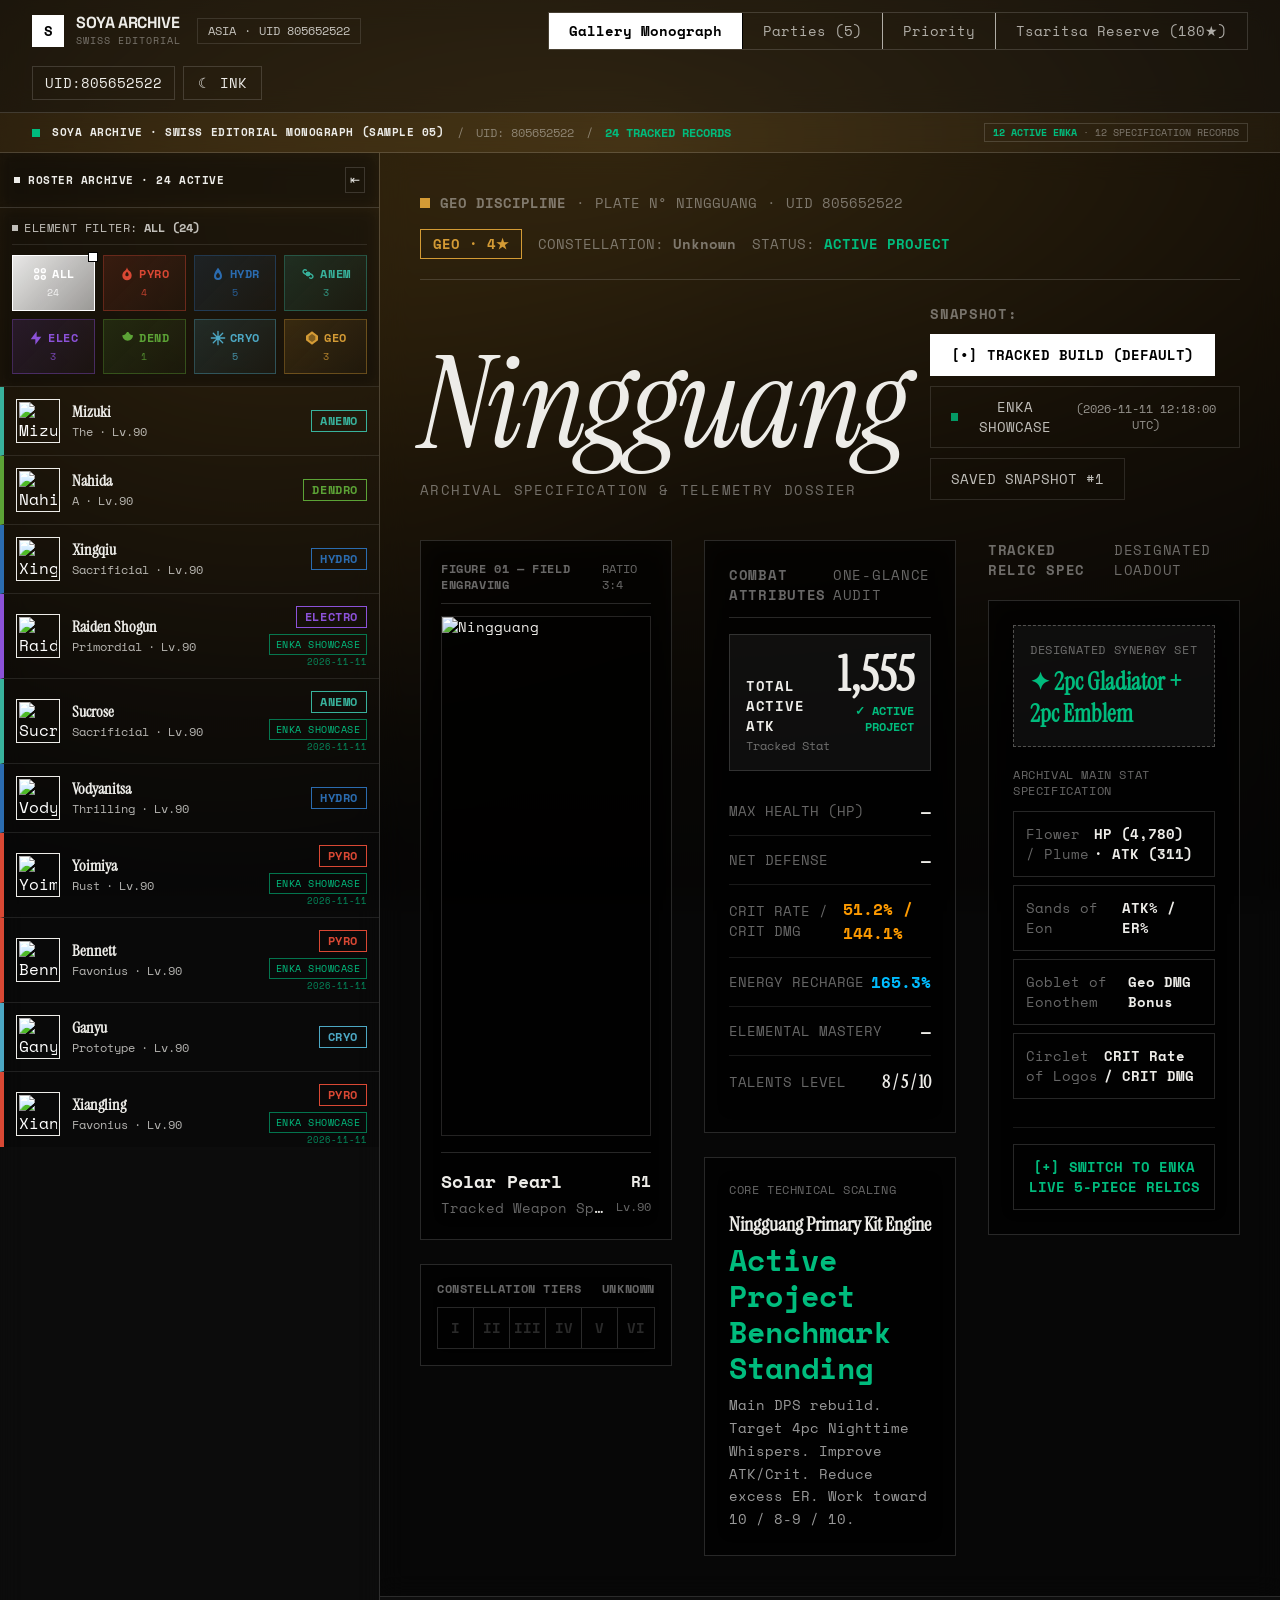
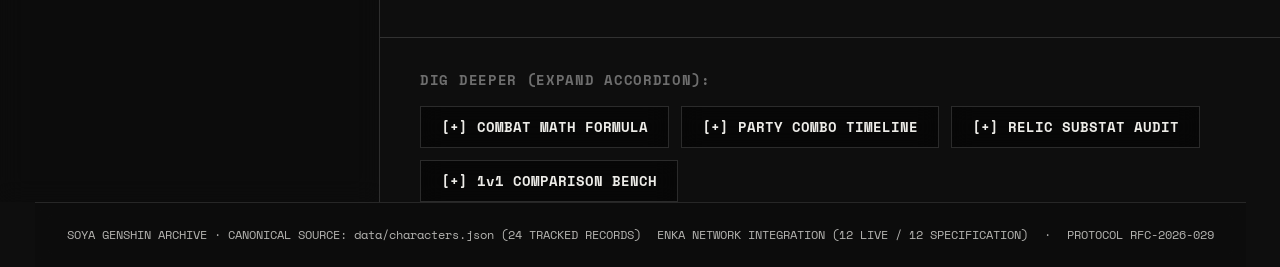
<file: genshin/index.html>
<!doctype html>
<html lang="en">
<head>
  <meta charset="utf-8">
  <meta name="viewport" content="width=device-width,initial-scale=1">
  <title>Soya · Swiss Editorial Genshin Archive</title>
  <link rel="icon" type="image/svg+xml" href="/genshin/favicon.svg">
  <link rel="apple-touch-icon" href="/genshin/favicon.svg">
  <link rel="preconnect" href="https://fonts.googleapis.com">
  <link rel="preconnect" href="https://fonts.gstatic.com" crossorigin>
  <link href="https://fonts.googleapis.com/css2?family=Cinzel:wght@400;600;700&family=Instrument+Serif:ital@0;1&family=Newsreader:ital,opsz,wght@0,6..72,400;0,6..72,600;1,6..72,400&family=Space+Grotesk:wght@300;400;500;600;700&family=Space+Mono:ital,wght@0,400;0,700;1,400&family=Inter:wght@300;400;500;600;700&display=swap" rel="stylesheet">
  <script type="module" crossorigin src="./assets/index-5-QE_G3-.js"></script>
  <link rel="stylesheet" crossorigin href="./assets/index-DXbpMZR2.css">
</head>
<body class="bg-[#0e0e0e] text-[#ededed] antialiased selection:bg-[#ffffff] selection:text-[#000000]">
  <div id="root"></div>
</body>
</html>
</file>
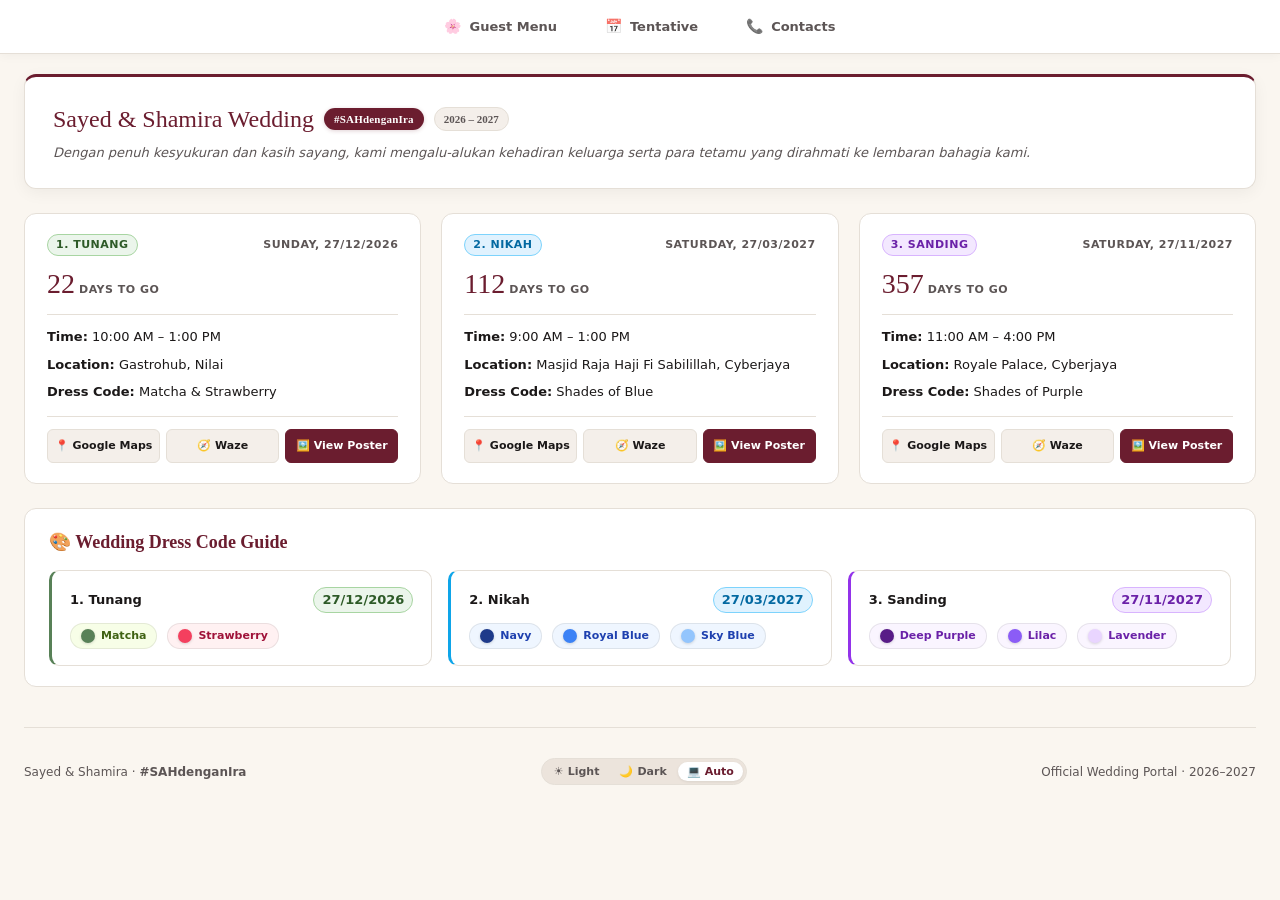
<file: sahdenganira/index.html>
<!doctype html>
<html lang="en">
<head>
  <meta charset="utf-8">
  <meta name="viewport" content="width=device-width, initial-scale=1">
  <title>Sayed &amp; Shamira Wedding · #SAHdenganIra</title>
  <link rel="icon" type="image/svg+xml" href="./favicon.svg">
  <link rel="alternate icon" type="image/x-icon" href="./favicon.ico">
  <link rel="stylesheet" href="./style.css?v=1794653179">
  <script>
    (function() {
      try {
        var saved = localStorage.getItem("soyarin_theme") || "system";
        var prefersDark = window.matchMedia && window.matchMedia("(prefers-color-scheme: dark)").matches;
        var activeTheme = (saved === "dark" || (saved === "system" && prefersDark)) ? "dark" : "light";
        document.documentElement.setAttribute("data-theme", activeTheme);
        document.documentElement.setAttribute("data-theme-preference", saved);
      } catch (e) {}
    })();
  </script>
  <script src="./app.js?v=1794653179" defer></script>
</head>
<body class="guest-mode">
  <!-- Sovereign Top Header (Clean: Monogram, Names, Hashtag, Year) -->
  <header class="masthead guest-masthead">
    <div class="masthead-inner">
      <div class="brand-group">
        <a class="monogram-seal" href="#guest" title="S&amp;S 2026–2027">
          <span>S&amp;S</span>
        </a>
        <div class="brand-text">
          <div class="brand-title-row">
            <h1 class="brand-names">Sayed X Shamira Wedding</h1>
            <span class="hashtag-badge">#SAHdenganIra</span>
            <span class="year-badge">2026 – 2027</span>
          </div>
          <div class="brand-subline">
            <span><strong>Groom:</strong> Sayed Arif Hakimi (Sayed)</span>
            <span class="subline-dot">·</span>
            <span><strong>Bride:</strong> Nor Shamira Irwani (Shamira)</span>
          </div>
        </div>
      </div>
      <div class="header-right-group guest-header-right">
        <div class="header-shortcuts">
          <div class="theme-dropdown-wrap">
            <button type="button" class="shortcut-icon-btn theme-toggle-btn" id="btn-theme-toggle" data-prompt="Theme mode (Click to switch)" title="Switch Theme (Light / Dark / Auto)" aria-label="Switch Theme" aria-haspopup="true" aria-expanded="false">
              <span class="theme-current-icon">🌓</span>
            </button>
            <div class="theme-dropdown-menu" id="theme-dropdown-menu" role="menu" aria-label="Theme mode switcher">
              <button type="button" class="theme-menu-item" data-theme-val="light" role="menuitem">
                <span class="theme-menu-icon">☀️</span>
                <span class="theme-menu-label">Light</span>
                <span class="theme-menu-check">✓</span>
              </button>
              <button type="button" class="theme-menu-item" data-theme-val="dark" role="menuitem">
                <span class="theme-menu-icon">🌙</span>
                <span class="theme-menu-label">Dark</span>
                <span class="theme-menu-check">✓</span>
              </button>
              <button type="button" class="theme-menu-item" data-theme-val="system" role="menuitem">
                <span class="theme-menu-icon">💻</span>
                <span class="theme-menu-label">Auto</span>
                <span class="theme-menu-check">✓</span>
              </button>
            </div>
          </div>
        </div>
      </div>
    </div>
  </header>

  <!-- Horizontal Navigation Tabs -->
  <nav class="tabs-bar" aria-label="Wedding Views" id="nav"></nav>

  <!-- Main View Container -->
  <main class="page-container">
    <section id="content" aria-labelledby="page-title"></section>
    <footer class="site-footer">
      <div class="footer-inner">
        <span>Sayed &amp; Shamira · <strong>#SAHdenganIra</strong></span>
        <div class="footer-theme-wrap">
          <div class="theme-switcher-group" role="group" aria-label="Theme mode switcher">
            <button type="button" class="theme-switcher-btn" data-theme-val="light" title="Light theme" aria-label="Light mode">
              <span class="theme-icon">☀️</span>
              <span class="theme-label">Light</span>
            </button>
            <button type="button" class="theme-switcher-btn" data-theme-val="dark" title="Dark theme" aria-label="Dark mode">
              <span class="theme-icon">🌙</span>
              <span class="theme-label">Dark</span>
            </button>
            <button type="button" class="theme-switcher-btn" data-theme-val="system" title="Follow system theme" aria-label="System mode">
              <span class="theme-icon">💻</span>
              <span class="theme-label">Auto</span>
            </button>
          </div>
        </div>
        <span>Official Wedding Portal · 2026–2027</span>
      </div>
    </footer>
  </main>

  <!-- Detail Modal Dialog for Viewing Programme Posters -->
  <dialog id="detail-modal" class="detail-dialog">
    <div class="dialog-header">
      <div id="detail-modal-title" class="dialog-title-luxury">Official Programme Poster</div>
      <button id="close-detail-modal" type="button" class="dialog-close-btn" aria-label="Close details">×</button>
    </div>
    <div id="detail-modal-body" class="detail-modal-body"></div>
  </dialog>
</body>
</html>
</file>
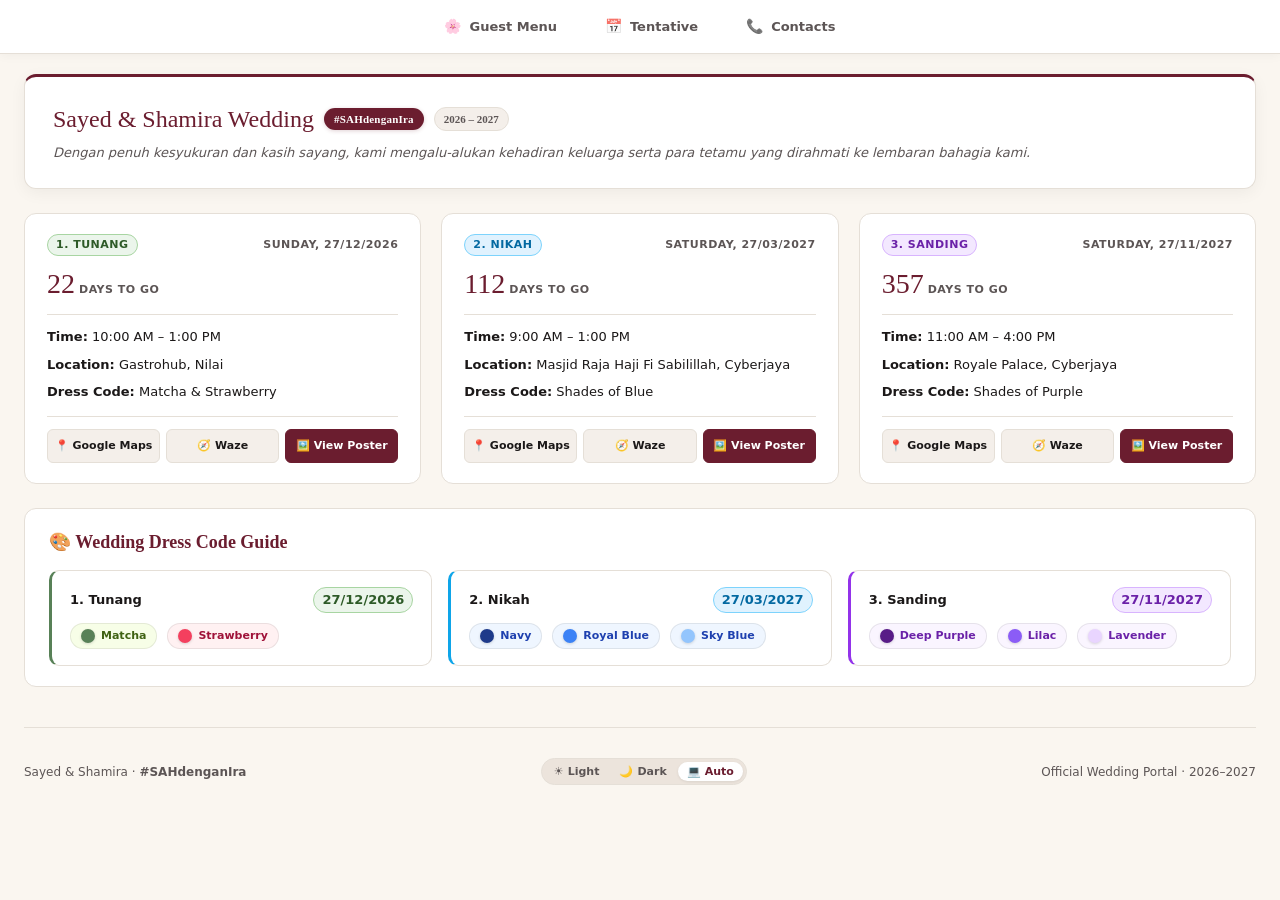
<file: wedding.html>
<!doctype html><html lang="en"><meta charset="utf-8"><meta name="viewport" content="width=device-width, initial-scale=1"><meta http-equiv="refresh" content="0;url=./sahdenganira/"><title>Wedding guest programme</title><a href="./sahdenganira/">Open the wedding guest programme</a></html>
</file>
<file: genshin/assets/index-DXbpMZR2.css>
@layer properties{@supports (((-webkit-hyphens:none)) and (not (margin-trim:block))) or ((-moz-orient:inline) and (not (color:rgb(from red r g b)))){*,:before,:after,::backdrop{--tw-translate-x:0;--tw-translate-y:0;--tw-translate-z:0;--tw-scale-x:1;--tw-scale-y:1;--tw-scale-z:1;--tw-rotate-x:initial;--tw-rotate-y:initial;--tw-rotate-z:initial;--tw-skew-x:initial;--tw-skew-y:initial;--tw-scrollbar-thumb:#0000;--tw-scrollbar-track:#0000;--tw-space-y-reverse:0;--tw-divide-x-reverse:0;--tw-border-style:solid;--tw-divide-y-reverse:0;--tw-gradient-position:initial;--tw-gradient-from:#0000;--tw-gradient-via:#0000;--tw-gradient-to:#0000;--tw-gradient-stops:initial;--tw-gradient-via-stops:initial;--tw-gradient-from-position:0%;--tw-gradient-via-position:50%;--tw-gradient-to-position:100%;--tw-leading:initial;--tw-font-weight:initial;--tw-tracking:initial;--tw-ordinal:initial;--tw-slashed-zero:initial;--tw-numeric-figure:initial;--tw-numeric-spacing:initial;--tw-numeric-fraction:initial;--tw-shadow:0 0 #0000;--tw-shadow-color:initial;--tw-shadow-alpha:100%;--tw-inset-shadow:0 0 #0000;--tw-inset-shadow-color:initial;--tw-inset-shadow-alpha:100%;--tw-ring-color:initial;--tw-ring-shadow:0 0 #0000;--tw-inset-ring-color:initial;--tw-inset-ring-shadow:0 0 #0000;--tw-ring-inset:initial;--tw-ring-offset-width:0px;--tw-ring-offset-color:#fff;--tw-ring-offset-shadow:0 0 #0000;--tw-blur:initial;--tw-brightness:initial;--tw-contrast:initial;--tw-grayscale:initial;--tw-hue-rotate:initial;--tw-invert:initial;--tw-opacity:initial;--tw-saturate:initial;--tw-sepia:initial;--tw-drop-shadow:initial;--tw-drop-shadow-color:initial;--tw-drop-shadow-alpha:100%;--tw-drop-shadow-size:initial;--tw-backdrop-blur:initial;--tw-backdrop-brightness:initial;--tw-backdrop-contrast:initial;--tw-backdrop-grayscale:initial;--tw-backdrop-hue-rotate:initial;--tw-backdrop-invert:initial;--tw-backdrop-opacity:initial;--tw-backdrop-saturate:initial;--tw-backdrop-sepia:initial;--tw-duration:initial;--tw-ease:initial}}}@layer theme{:root,:host{--font-sans:-apple-system, BlinkMacSystemFont, "Segoe UI", Roboto, "Helvetica Neue", "Noto Sans", Arial, sans-serif, "Apple Color Emoji", "Segoe UI Emoji", "Segoe UI Symbol", "Noto Color Emoji";--font-serif:ui-serif, Georgia, Cambria, "Times New Roman", Times, serif;--font-mono:ui-monospace, SFMono-Regular, Menlo, Monaco, Consolas, "Liberation Mono", "Courier New", monospace;--color-amber-300:oklch(87.9% .169 91.605);--color-amber-400:oklch(82.8% .189 84.429);--color-amber-500:oklch(76.9% .188 70.08);--color-amber-600:oklch(66.6% .179 58.318);--color-amber-800:oklch(47.3% .137 46.201);--color-amber-950:oklch(27.9% .077 45.635);--color-emerald-200:oklch(90.5% .093 164.15);--color-emerald-300:oklch(84.5% .143 164.978);--color-emerald-400:oklch(76.5% .177 163.223);--color-emerald-500:oklch(69.6% .17 162.48);--color-emerald-600:oklch(59.6% .145 163.225);--color-emerald-700:oklch(50.8% .118 165.612);--color-emerald-800:oklch(43.2% .095 166.913);--color-emerald-950:oklch(26.2% .051 172.552);--color-teal-300:oklch(85.5% .138 181.071);--color-teal-400:oklch(77.7% .152 181.912);--color-teal-500:oklch(70.4% .14 182.503);--color-cyan-200:oklch(91.7% .08 205.041);--color-cyan-300:oklch(86.5% .127 207.078);--color-cyan-400:oklch(78.9% .154 211.53);--color-cyan-500:oklch(71.5% .143 215.221);--color-cyan-600:oklch(60.9% .126 221.723);--color-sky-400:oklch(74.6% .16 232.661);--color-blue-300:oklch(80.9% .105 251.813);--color-blue-400:oklch(70.7% .165 254.624);--color-blue-500:oklch(62.3% .214 259.815);--color-purple-300:oklch(82.7% .119 306.383);--color-purple-400:oklch(71.4% .203 305.504);--color-purple-500:oklch(62.7% .265 303.9);--color-rose-300:oklch(81% .117 11.638);--color-rose-400:oklch(71.2% .194 13.428);--color-rose-500:oklch(64.5% .246 16.439);--color-zinc-800:oklch(27.4% .006 286.033);--color-neutral-200:oklch(92.2% 0 none);--color-neutral-800:oklch(26.9% 0 none);--color-black:#000;--color-white:#fff;--spacing:.25rem;--container-lg:32rem;--container-2xl:42rem;--container-3xl:48rem;--text-xs:.75rem;--text-xs--line-height:calc(1 / .75);--text-sm:.875rem;--text-sm--line-height:calc(1.25 / .875);--text-base:1rem;--text-base--line-height: 1.5 ;--text-lg:1.125rem;--text-lg--line-height:calc(1.75 / 1.125);--text-xl:1.25rem;--text-xl--line-height:calc(1.75 / 1.25);--text-2xl:1.5rem;--text-2xl--line-height:calc(2 / 1.5);--text-3xl:1.875rem;--text-3xl--line-height: 1.2 ;--text-4xl:2.25rem;--text-4xl--line-height:calc(2.5 / 2.25);--text-5xl:3rem;--text-5xl--line-height:1;--text-6xl:3.75rem;--text-6xl--line-height:1;--text-7xl:4.5rem;--text-7xl--line-height:1;--text-8xl:6rem;--text-8xl--line-height:1;--text-9xl:8rem;--text-9xl--line-height:1;--font-weight-normal:400;--font-weight-medium:500;--font-weight-semibold:600;--font-weight-bold:700;--font-weight-extrabold:800;--font-weight-black:900;--tracking-tighter:-.05em;--tracking-tight:-.025em;--tracking-wider:.05em;--tracking-widest:.1em;--leading-tight:1.25;--leading-relaxed:1.625;--radius-md:.375rem;--radius-lg:.5rem;--radius-xl:.75rem;--radius-2xl:1rem;--radius-3xl:1.5rem;--drop-shadow-md:0 3px 3px #0000001f;--ease-out:cubic-bezier(0, 0, .2, 1);--animate-pulse:pulse 2s cubic-bezier(.4, 0, .6, 1) infinite;--blur-sm:8px;--blur-md:12px;--blur-xl:24px;--blur-2xl:40px;--blur-3xl:64px;--default-transition-duration:.15s;--default-transition-timing-function:cubic-bezier(.4, 0, .2, 1);--default-font-family:var(--font-sans);--default-mono-font-family:var(--font-mono)}}@layer base{*,:after,:before,::backdrop{box-sizing:border-box;border:0 solid;margin:0;padding:0}::file-selector-button{box-sizing:border-box;border:0 solid;margin:0;padding:0}html,:host{-webkit-text-size-adjust:100%;tab-size:4;line-height:1.5;font-family:var(--default-font-family,-apple-system, BlinkMacSystemFont, "Segoe UI", Roboto, "Helvetica Neue", "Noto Sans", Arial, sans-serif, "Apple Color Emoji", "Segoe UI Emoji", "Segoe UI Symbol", "Noto Color Emoji");font-feature-settings:var(--default-font-feature-settings,normal);font-variation-settings:var(--default-font-variation-settings,normal);-webkit-tap-highlight-color:transparent}hr{height:0;color:inherit;border-top-width:1px}abbr:where([title]){-webkit-text-decoration:underline dotted;text-decoration:underline dotted}h1,h2,h3,h4,h5,h6{font-size:inherit;font-weight:inherit}a{color:inherit;-webkit-text-decoration:inherit;text-decoration:inherit}b,strong{font-weight:bolder}code,kbd,samp,pre{font-family:var(--default-mono-font-family,ui-monospace, SFMono-Regular, Menlo, Monaco, Consolas, "Liberation Mono", "Courier New", monospace);font-feature-settings:var(--default-mono-font-feature-settings,normal);font-variation-settings:var(--default-mono-font-variation-settings,normal);font-size:1em}small{font-size:80%}sub,sup{vertical-align:baseline;font-size:75%;line-height:0;position:relative}sub{bottom:-.25em}sup{top:-.5em}table{text-indent:0;border-color:inherit;border-collapse:collapse}:-moz-focusring:where(:not(iframe)){outline:auto}progress{vertical-align:baseline}summary{display:list-item}ol,ul,menu{list-style:none}img,svg,video,canvas,audio,iframe,embed,object{vertical-align:middle;display:block}img,video{max-width:100%;height:auto}button,input,select,optgroup,textarea{font:inherit;font-feature-settings:inherit;font-variation-settings:inherit;letter-spacing:inherit;color:inherit;opacity:1;background-color:#0000;border-radius:0}::file-selector-button{font:inherit;font-feature-settings:inherit;font-variation-settings:inherit;letter-spacing:inherit;color:inherit;opacity:1;background-color:#0000;border-radius:0}:where(select:is([multiple],[size])) optgroup{font-weight:bolder}:where(select:is([multiple],[size])) optgroup option{padding-inline-start:20px}::file-selector-button{margin-inline-end:4px}::placeholder{opacity:1}@supports (not ((-webkit-appearance:-apple-pay-button))) or (contain-intrinsic-size:1px){::placeholder{color:currentColor}@supports (color:color-mix(in lab,red,red)){::placeholder{color:color-mix(in oklab,currentcolor 50%,transparent)}}}textarea{resize:vertical}::-webkit-search-decoration{-webkit-appearance:none}::-webkit-date-and-time-value{min-height:1lh;text-align:inherit}::-webkit-datetime-edit{display:inline-flex}::-webkit-datetime-edit-fields-wrapper{padding:0}::-webkit-datetime-edit{padding-block:0}::-webkit-datetime-edit-year-field{padding-block:0}::-webkit-datetime-edit-month-field{padding-block:0}::-webkit-datetime-edit-day-field{padding-block:0}::-webkit-datetime-edit-hour-field{padding-block:0}::-webkit-datetime-edit-minute-field{padding-block:0}::-webkit-datetime-edit-second-field{padding-block:0}::-webkit-datetime-edit-millisecond-field{padding-block:0}::-webkit-datetime-edit-meridiem-field{padding-block:0}::-webkit-calendar-picker-indicator{line-height:1}:-moz-ui-invalid{box-shadow:none}button,input:where([type=button],[type=reset],[type=submit]){appearance:button}::file-selector-button{appearance:button}::-webkit-inner-spin-button{height:auto}::-webkit-outer-spin-button{height:auto}[hidden]:where(:not([hidden=until-found])){display:none!important}:root{--font-serif:"Instrument Serif", Georgia, serif;--font-newsreader:"Newsreader", Georgia, serif;--font-grotesk:"Space Grotesk", -apple-system, sans-serif;--font-mono:"Space Mono", "Courier New", monospace;--font-sans:"Inter", -apple-system, sans-serif}body{font-family:var(--font-sans);color:#ededed;-webkit-font-smoothing:antialiased;-moz-osx-font-smoothing:grayscale;background-color:#0c0c0c;margin:0}*{box-shadow:none!important;border-radius:0!important}}@layer components;@layer utilities{.pointer-events-none{pointer-events:none}.collapse{visibility:collapse}.absolute{position:absolute}.fixed{position:fixed}.relative{position:relative}.static{position:static}.sticky{position:sticky}.inset-0{inset:0}.-top-0\.5{top:calc(var(--spacing) * -.5)}.-top-1{top:calc(var(--spacing) * -1)}.-top-40{top:calc(var(--spacing) * -40)}.top-0{top:0}.top-1\/2{top:50%}.top-2{top:calc(var(--spacing) * 2)}.top-4{top:calc(var(--spacing) * 4)}.-right-0\.5{right:calc(var(--spacing) * -.5)}.-right-1{right:calc(var(--spacing) * -1)}.-right-40{right:calc(var(--spacing) * -40)}.right-2{right:calc(var(--spacing) * 2)}.right-2\.5{right:calc(var(--spacing) * 2.5)}.right-3{right:calc(var(--spacing) * 3)}.right-4{right:calc(var(--spacing) * 4)}.-bottom-1\.5{bottom:calc(var(--spacing) * -1.5)}.-bottom-2{bottom:calc(var(--spacing) * -2)}.-bottom-40{bottom:calc(var(--spacing) * -40)}.bottom-2{bottom:calc(var(--spacing) * 2)}.bottom-3{bottom:calc(var(--spacing) * 3)}.-left-40{left:calc(var(--spacing) * -40)}.left-2{left:calc(var(--spacing) * 2)}.left-3{left:calc(var(--spacing) * 3)}.left-4{left:calc(var(--spacing) * 4)}.-z-10{z-index:-10}.-z-\[5\]{z-index:-5}.z-10{z-index:10}.z-20{z-index:20}.z-50{z-index:50}.mx-2{margin-inline:calc(var(--spacing) * 2)}.mx-auto{margin-inline:auto}.my-1{margin-block:var(--spacing)}.my-4{margin-block:calc(var(--spacing) * 4)}.-mt-2{margin-top:calc(var(--spacing) * -2)}.mt-0\.5{margin-top:calc(var(--spacing) * .5)}.mt-1{margin-top:var(--spacing)}.mt-1\.5{margin-top:calc(var(--spacing) * 1.5)}.mt-2{margin-top:calc(var(--spacing) * 2)}.mt-3{margin-top:calc(var(--spacing) * 3)}.mt-4{margin-top:calc(var(--spacing) * 4)}.mt-6{margin-top:calc(var(--spacing) * 6)}.mt-8{margin-top:calc(var(--spacing) * 8)}.mt-10{margin-top:calc(var(--spacing) * 10)}.mt-auto{margin-top:auto}.mr-1{margin-right:var(--spacing)}.mr-1\.5{margin-right:calc(var(--spacing) * 1.5)}.mb-1{margin-bottom:var(--spacing)}.mb-1\.5{margin-bottom:calc(var(--spacing) * 1.5)}.mb-2{margin-bottom:calc(var(--spacing) * 2)}.mb-2\.5{margin-bottom:calc(var(--spacing) * 2.5)}.mb-3{margin-bottom:calc(var(--spacing) * 3)}.mb-4{margin-bottom:calc(var(--spacing) * 4)}.mb-6{margin-bottom:calc(var(--spacing) * 6)}.mb-8{margin-bottom:calc(var(--spacing) * 8)}.mb-10{margin-bottom:calc(var(--spacing) * 10)}.mb-16{margin-bottom:calc(var(--spacing) * 16)}.ml-1{margin-left:var(--spacing)}.ml-2{margin-left:calc(var(--spacing) * 2)}.line-clamp-2{-webkit-line-clamp:2;-webkit-box-orient:vertical;display:-webkit-box;overflow:hidden}.block{display:block}.flex{display:flex}.grid{display:grid}.hidden{display:none}.inline-block{display:inline-block}.aspect-\[3\/4\]{aspect-ratio:3/4}.h-1\.5{height:calc(var(--spacing) * 1.5)}.h-2{height:calc(var(--spacing) * 2)}.h-2\.5{height:calc(var(--spacing) * 2.5)}.h-3{height:calc(var(--spacing) * 3)}.h-3\.5{height:calc(var(--spacing) * 3.5)}.h-4{height:calc(var(--spacing) * 4)}.h-5{height:calc(var(--spacing) * 5)}.h-6{height:calc(var(--spacing) * 6)}.h-7{height:calc(var(--spacing) * 7)}.h-8{height:calc(var(--spacing) * 8)}.h-9{height:calc(var(--spacing) * 9)}.h-10{height:calc(var(--spacing) * 10)}.h-11{height:calc(var(--spacing) * 11)}.h-14{height:calc(var(--spacing) * 14)}.h-16{height:calc(var(--spacing) * 16)}.h-64{height:calc(var(--spacing) * 64)}.h-96{height:calc(var(--spacing) * 96)}.h-\[1px\]{height:1px}.h-\[440px\]{height:440px}.h-\[480px\]{height:480px}.h-\[520px\]{height:520px}.h-full{height:100%}.max-h-\[calc\(100vh-140px\)\]{max-height:calc(100vh - 140px)}.min-h-\[64px\]{min-height:64px}.min-h-\[460px\]{min-height:460px}.min-h-\[calc\(100vh-49px\)\]{min-height:calc(100vh - 49px)}.min-h-screen{min-height:100vh}.w-1{width:var(--spacing)}.w-1\.5{width:calc(var(--spacing) * 1.5)}.w-2{width:calc(var(--spacing) * 2)}.w-2\.5{width:calc(var(--spacing) * 2.5)}.w-3{width:calc(var(--spacing) * 3)}.w-3\.5{width:calc(var(--spacing) * 3.5)}.w-4{width:calc(var(--spacing) * 4)}.w-5{width:calc(var(--spacing) * 5)}.w-7{width:calc(var(--spacing) * 7)}.w-8{width:calc(var(--spacing) * 8)}.w-9{width:calc(var(--spacing) * 9)}.w-10{width:calc(var(--spacing) * 10)}.w-11{width:calc(var(--spacing) * 11)}.w-14{width:calc(var(--spacing) * 14)}.w-16{width:calc(var(--spacing) * 16)}.w-36{width:calc(var(--spacing) * 36)}.w-96{width:calc(var(--spacing) * 96)}.w-full{width:100%}.max-w-2xl{max-width:var(--container-2xl)}.max-w-3xl{max-width:var(--container-3xl)}.max-w-\[360px\]{max-width:360px}.max-w-\[1360px\]{max-width:1360px}.max-w-\[1400px\]{max-width:1400px}.max-w-\[1720px\]{max-width:1720px}.max-w-full{max-width:100%}.max-w-lg{max-width:var(--container-lg)}.min-w-0{min-width:0}.flex-1{flex:1}.shrink-0{flex-shrink:0}.border-collapse{border-collapse:collapse}.-translate-y-1\/2{--tw-translate-y: -50% ;translate:var(--tw-translate-x) var(--tw-translate-y)}.scale-105{--tw-scale-x:105%;--tw-scale-y:105%;--tw-scale-z:105%;scale:var(--tw-scale-x) var(--tw-scale-y)}.scale-\[1\.03\]{scale:1.03}.rotate-180{rotate:180deg}.transform{transform:var(--tw-rotate-x, ) var(--tw-rotate-y, ) var(--tw-rotate-z, ) var(--tw-skew-x, ) var(--tw-skew-y, )}.animate-pulse{animation:var(--animate-pulse)}.cursor-default{cursor:default}.scrollbar-none{scrollbar-width:none}.scrollbar-thin{scrollbar-width:thin}.scrollbar-thumb-white\/10{--tw-scrollbar-thumb:#ffffff1a}@supports (color:color-mix(in lab,red,red)){.scrollbar-thumb-white\/10{--tw-scrollbar-thumb:color-mix(in oklab, var(--color-white) 10%, transparent)}}.scrollbar-thumb-white\/10{scrollbar-color:var(--tw-scrollbar-thumb) var(--tw-scrollbar-track)}.scrollbar-track-transparent{--tw-scrollbar-track:transparent;scrollbar-color:var(--tw-scrollbar-thumb) var(--tw-scrollbar-track)}.grid-cols-1{grid-template-columns:repeat(1,minmax(0,1fr))}.grid-cols-2{grid-template-columns:repeat(2,minmax(0,1fr))}.grid-cols-4{grid-template-columns:repeat(4,minmax(0,1fr))}.grid-cols-6{grid-template-columns:repeat(6,minmax(0,1fr))}.flex-col{flex-direction:column}.flex-wrap{flex-wrap:wrap}.items-baseline{align-items:baseline}.items-center{align-items:center}.items-end{align-items:flex-end}.items-start{align-items:flex-start}.justify-between{justify-content:space-between}.justify-center{justify-content:center}.justify-end{justify-content:flex-end}.gap-0{gap:0}.gap-0\.5{gap:calc(var(--spacing) * .5)}.gap-1{gap:var(--spacing)}.gap-1\.5{gap:calc(var(--spacing) * 1.5)}.gap-2{gap:calc(var(--spacing) * 2)}.gap-2\.5{gap:calc(var(--spacing) * 2.5)}.gap-3{gap:calc(var(--spacing) * 3)}.gap-4{gap:calc(var(--spacing) * 4)}.gap-5{gap:calc(var(--spacing) * 5)}.gap-6{gap:calc(var(--spacing) * 6)}.gap-8{gap:calc(var(--spacing) * 8)}.gap-10{gap:calc(var(--spacing) * 10)}.gap-12{gap:calc(var(--spacing) * 12)}:where(.space-y-1>:not(:last-child)){--tw-space-y-reverse:0;margin-block-start:calc(var(--spacing) * var(--tw-space-y-reverse));margin-block-end:calc(var(--spacing) * calc(1 - var(--tw-space-y-reverse)))}:where(.space-y-1\.5>:not(:last-child)){--tw-space-y-reverse:0;margin-block-start:calc(calc(var(--spacing) * 1.5) * var(--tw-space-y-reverse));margin-block-end:calc(calc(var(--spacing) * 1.5) * calc(1 - var(--tw-space-y-reverse)))}:where(.space-y-2>:not(:last-child)){--tw-space-y-reverse:0;margin-block-start:calc(calc(var(--spacing) * 2) * var(--tw-space-y-reverse));margin-block-end:calc(calc(var(--spacing) * 2) * calc(1 - var(--tw-space-y-reverse)))}:where(.space-y-3>:not(:last-child)){--tw-space-y-reverse:0;margin-block-start:calc(calc(var(--spacing) * 3) * var(--tw-space-y-reverse));margin-block-end:calc(calc(var(--spacing) * 3) * calc(1 - var(--tw-space-y-reverse)))}:where(.space-y-4>:not(:last-child)){--tw-space-y-reverse:0;margin-block-start:calc(calc(var(--spacing) * 4) * var(--tw-space-y-reverse));margin-block-end:calc(calc(var(--spacing) * 4) * calc(1 - var(--tw-space-y-reverse)))}:where(.space-y-6>:not(:last-child)){--tw-space-y-reverse:0;margin-block-start:calc(calc(var(--spacing) * 6) * var(--tw-space-y-reverse));margin-block-end:calc(calc(var(--spacing) * 6) * calc(1 - var(--tw-space-y-reverse)))}:where(.space-y-8>:not(:last-child)){--tw-space-y-reverse:0;margin-block-start:calc(calc(var(--spacing) * 8) * var(--tw-space-y-reverse));margin-block-end:calc(calc(var(--spacing) * 8) * calc(1 - var(--tw-space-y-reverse)))}.gap-x-3{column-gap:calc(var(--spacing) * 3)}.gap-x-4{column-gap:calc(var(--spacing) * 4)}.gap-x-5{column-gap:calc(var(--spacing) * 5)}.gap-x-8{column-gap:calc(var(--spacing) * 8)}.gap-y-0\.5{row-gap:calc(var(--spacing) * .5)}.gap-y-1{row-gap:var(--spacing)}.gap-y-1\.5{row-gap:calc(var(--spacing) * 1.5)}.gap-y-3{row-gap:calc(var(--spacing) * 3)}:where(.divide-x>:not(:last-child)){--tw-divide-x-reverse:0;border-inline-style:var(--tw-border-style);border-inline-start-width:calc(1px * var(--tw-divide-x-reverse));border-inline-end-width:calc(1px * calc(1 - var(--tw-divide-x-reverse)))}:where(.divide-y>:not(:last-child)){--tw-divide-y-reverse:0;border-bottom-style:var(--tw-border-style);border-top-style:var(--tw-border-style);border-top-width:calc(1px * var(--tw-divide-y-reverse));border-bottom-width:calc(1px * calc(1 - var(--tw-divide-y-reverse)))}:where(.divide-\[\#E2E0D8\]>:not(:last-child)){border-color:#e2e0d8}:where(.divide-current>:not(:last-child)),:where(.divide-current\/10>:not(:last-child)){border-color:currentColor}@supports (color:color-mix(in lab,red,red)){:where(.divide-current\/10>:not(:last-child)){border-color:color-mix(in oklab,currentcolor 10%,transparent)}}:where(.divide-white\/5>:not(:last-child)){border-color:#ffffff0d}@supports (color:color-mix(in lab,red,red)){:where(.divide-white\/5>:not(:last-child)){border-color:color-mix(in oklab,var(--color-white) 5%,transparent)}}:where(.divide-white\/10>:not(:last-child)){border-color:#ffffff1a}@supports (color:color-mix(in lab,red,red)){:where(.divide-white\/10>:not(:last-child)){border-color:color-mix(in oklab,var(--color-white) 10%,transparent)}}:where(.divide-white\/15>:not(:last-child)){border-color:#ffffff26}@supports (color:color-mix(in lab,red,red)){:where(.divide-white\/15>:not(:last-child)){border-color:color-mix(in oklab,var(--color-white) 15%,transparent)}}.truncate{text-overflow:ellipsis;white-space:nowrap;overflow:hidden}.overflow-hidden{overflow:hidden}.overflow-x-auto{overflow-x:auto}.overflow-y-auto{overflow-y:auto}.rounded{border-radius:.25rem}.rounded-2xl{border-radius:var(--radius-2xl)}.rounded-3xl{border-radius:var(--radius-3xl)}.rounded-full{border-radius:2147483647px}.rounded-lg{border-radius:var(--radius-lg)}.rounded-md{border-radius:var(--radius-md)}.rounded-xl{border-radius:var(--radius-xl)}.border{border-style:var(--tw-border-style);border-width:1px}.border-2{border-style:var(--tw-border-style);border-width:2px}.border-t{border-top-style:var(--tw-border-style);border-top-width:1px}.border-r{border-right-style:var(--tw-border-style);border-right-width:1px}.border-b{border-bottom-style:var(--tw-border-style);border-bottom-width:1px}.border-b-2{border-bottom-style:var(--tw-border-style);border-bottom-width:2px}.border-l-2{border-left-style:var(--tw-border-style);border-left-width:2px}.border-dashed{--tw-border-style:dashed;border-style:dashed}.border-dotted{--tw-border-style:dotted;border-style:dotted}.border-\[\#2A2F35\]{border-color:#2a2f35}.border-\[\#2B6CB0\]{border-color:#2b6cb0}.border-\[\#2B2824\]{border-color:#2b2824}.border-\[\#4DA8C4\]{border-color:#4da8c4}.border-\[\#5CA336\]{border-color:#5ca336}.border-\[\#8C52D9\]{border-color:#8c52d9}.border-\[\#38B29C\]{border-color:#38b29c}.border-\[\#23262A\]{border-color:#23262a}.border-\[\#121212\]{border-color:#121212}.border-\[\#121212\]\/20{border-color:#12121233}.border-\[\#BC3825\]{border-color:#bc3825}.border-\[\#D5D3CC\]{border-color:#d5d3cc}.border-\[\#D8D5CC\]{border-color:#d8d5cc}.border-\[\#D8D5CC\]\/60{border-color:#d8d5cc99}.border-\[\#D49B35\]{border-color:#d49b35}.border-\[\#D94834\]{border-color:#d94834}.border-\[\#DDD9CE\]{border-color:#ddd9ce}.border-\[\#EAE5DB\]\/20{border-color:#eae5db33}.border-amber-300{border-color:var(--color-amber-300)}.border-amber-400{border-color:var(--color-amber-400)}.border-amber-400\/40{border-color:#fcbb0066}@supports (color:color-mix(in lab,red,red)){.border-amber-400\/40{border-color:color-mix(in oklab,var(--color-amber-400) 40%,transparent)}}.border-amber-500{border-color:var(--color-amber-500)}.border-amber-500\/20{border-color:#f99c0033}@supports (color:color-mix(in lab,red,red)){.border-amber-500\/20{border-color:color-mix(in oklab,var(--color-amber-500) 20%,transparent)}}.border-amber-500\/30{border-color:#f99c004d}@supports (color:color-mix(in lab,red,red)){.border-amber-500\/30{border-color:color-mix(in oklab,var(--color-amber-500) 30%,transparent)}}.border-amber-500\/40{border-color:#f99c0066}@supports (color:color-mix(in lab,red,red)){.border-amber-500\/40{border-color:color-mix(in oklab,var(--color-amber-500) 40%,transparent)}}.border-amber-600{border-color:var(--color-amber-600)}.border-black{border-color:var(--color-black)}.border-black\/50{border-color:#00000080}@supports (color:color-mix(in lab,red,red)){.border-black\/50{border-color:color-mix(in oklab,var(--color-black) 50%,transparent)}}.border-blue-500\/30{border-color:#3080ff4d}@supports (color:color-mix(in lab,red,red)){.border-blue-500\/30{border-color:color-mix(in oklab,var(--color-blue-500) 30%,transparent)}}.border-blue-500\/40{border-color:#3080ff66}@supports (color:color-mix(in lab,red,red)){.border-blue-500\/40{border-color:color-mix(in oklab,var(--color-blue-500) 40%,transparent)}}.border-current,.border-current\/10{border-color:currentColor}@supports (color:color-mix(in lab,red,red)){.border-current\/10{border-color:color-mix(in oklab,currentcolor 10%,transparent)}}.border-current\/15{border-color:currentColor}@supports (color:color-mix(in lab,red,red)){.border-current\/15{border-color:color-mix(in oklab,currentcolor 15%,transparent)}}.border-current\/30{border-color:currentColor}@supports (color:color-mix(in lab,red,red)){.border-current\/30{border-color:color-mix(in oklab,currentcolor 30%,transparent)}}.border-cyan-400{border-color:var(--color-cyan-400)}.border-cyan-500\/30{border-color:#00b7d74d}@supports (color:color-mix(in lab,red,red)){.border-cyan-500\/30{border-color:color-mix(in oklab,var(--color-cyan-500) 30%,transparent)}}.border-cyan-500\/40{border-color:#00b7d766}@supports (color:color-mix(in lab,red,red)){.border-cyan-500\/40{border-color:color-mix(in oklab,var(--color-cyan-500) 40%,transparent)}}.border-cyan-600{border-color:var(--color-cyan-600)}.border-emerald-400{border-color:var(--color-emerald-400)}.border-emerald-500{border-color:var(--color-emerald-500)}.border-emerald-500\/30{border-color:#00bb7f4d}@supports (color:color-mix(in lab,red,red)){.border-emerald-500\/30{border-color:color-mix(in oklab,var(--color-emerald-500) 30%,transparent)}}.border-emerald-500\/40{border-color:#00bb7f66}@supports (color:color-mix(in lab,red,red)){.border-emerald-500\/40{border-color:color-mix(in oklab,var(--color-emerald-500) 40%,transparent)}}.border-emerald-500\/60{border-color:#00bb7f99}@supports (color:color-mix(in lab,red,red)){.border-emerald-500\/60{border-color:color-mix(in oklab,var(--color-emerald-500) 60%,transparent)}}.border-emerald-600{border-color:var(--color-emerald-600)}.border-purple-500\/30{border-color:#ac4bff4d}@supports (color:color-mix(in lab,red,red)){.border-purple-500\/30{border-color:color-mix(in oklab,var(--color-purple-500) 30%,transparent)}}.border-purple-500\/40{border-color:#ac4bff66}@supports (color:color-mix(in lab,red,red)){.border-purple-500\/40{border-color:color-mix(in oklab,var(--color-purple-500) 40%,transparent)}}.border-rose-500\/30{border-color:#ff23574d}@supports (color:color-mix(in lab,red,red)){.border-rose-500\/30{border-color:color-mix(in oklab,var(--color-rose-500) 30%,transparent)}}.border-rose-500\/40{border-color:#ff235766}@supports (color:color-mix(in lab,red,red)){.border-rose-500\/40{border-color:color-mix(in oklab,var(--color-rose-500) 40%,transparent)}}.border-teal-500\/30{border-color:#00baa74d}@supports (color:color-mix(in lab,red,red)){.border-teal-500\/30{border-color:color-mix(in oklab,var(--color-teal-500) 30%,transparent)}}.border-teal-500\/40{border-color:#00baa766}@supports (color:color-mix(in lab,red,red)){.border-teal-500\/40{border-color:color-mix(in oklab,var(--color-teal-500) 40%,transparent)}}.border-white{border-color:var(--color-white)}.border-white\/5{border-color:#ffffff0d}@supports (color:color-mix(in lab,red,red)){.border-white\/5{border-color:color-mix(in oklab,var(--color-white) 5%,transparent)}}.border-white\/10{border-color:#ffffff1a}@supports (color:color-mix(in lab,red,red)){.border-white\/10{border-color:color-mix(in oklab,var(--color-white) 10%,transparent)}}.border-white\/15{border-color:#ffffff26}@supports (color:color-mix(in lab,red,red)){.border-white\/15{border-color:color-mix(in oklab,var(--color-white) 15%,transparent)}}.border-white\/20{border-color:#fff3}@supports (color:color-mix(in lab,red,red)){.border-white\/20{border-color:color-mix(in oklab,var(--color-white) 20%,transparent)}}.border-white\/30{border-color:#ffffff4d}@supports (color:color-mix(in lab,red,red)){.border-white\/30{border-color:color-mix(in oklab,var(--color-white) 30%,transparent)}}.border-white\/50{border-color:#ffffff80}@supports (color:color-mix(in lab,red,red)){.border-white\/50{border-color:color-mix(in oklab,var(--color-white) 50%,transparent)}}.bg-\[\#0A0A0A\]{background-color:#0a0a0a}.bg-\[\#0A0A0A\]\/30{background-color:#0a0a0a4d}.bg-\[\#0A0A0A\]\/35{background-color:#0a0a0a59}.bg-\[\#0A0A0A\]\/40{background-color:#0a0a0a66}.bg-\[\#0A0A0A\]\/60{background-color:#0a0a0a99}.bg-\[\#0D0E11\]{background-color:#0d0e11}.bg-\[\#0F1012\]{background-color:#0f1012}.bg-\[\#0e0e0e\]{background-color:#0e0e0e}.bg-\[\#2B6CB0\]\/10{background-color:#2b6cb01a}.bg-\[\#2B6CB0\]\/20{background-color:#2b6cb033}.bg-\[\#4DA8C4\]\/10{background-color:#4da8c41a}.bg-\[\#4DA8C4\]\/20{background-color:#4da8c433}.bg-\[\#5CA336\]\/10{background-color:#5ca3361a}.bg-\[\#5CA336\]\/20{background-color:#5ca33633}.bg-\[\#8C52D9\]\/10{background-color:#8c52d91a}.bg-\[\#8C52D9\]\/20{background-color:#8c52d933}.bg-\[\#38B29C\]\/10{background-color:#38b29c1a}.bg-\[\#38B29C\]\/20{background-color:#38b29c33}.bg-\[\#14171A\]{background-color:#14171a}.bg-\[\#080808\]{background-color:#080808}.bg-\[\#111111\]{background-color:#111}.bg-\[\#161513\]{background-color:#161513}.bg-\[\#181818\]{background-color:#181818}.bg-\[\#BC3825\]{background-color:#bc3825}.bg-\[\#D0021B\]{background-color:#d0021b}.bg-\[\#D49B35\]\/10{background-color:#d49b351a}.bg-\[\#D49B35\]\/20{background-color:#d49b3533}.bg-\[\#D94834\]\/10{background-color:#d948341a}.bg-\[\#D94834\]\/20{background-color:#d9483433}.bg-\[\#E5A823\]{background-color:#e5a823}.bg-\[\#EAE7DF\]\/70{background-color:#eae7dfb3}.bg-\[\#EAE8E1\]{background-color:#eae8e1}.bg-\[\#EFECE4\]\/60{background-color:#efece499}.bg-\[\#F4F2EC\]{background-color:#f4f2ec}.bg-\[\#F4F2EC\]\/40{background-color:#f4f2ec66}.bg-\[\#F4F2EC\]\/60{background-color:#f4f2ec99}.bg-\[\#F4F2EC\]\/75{background-color:#f4f2ecbf}.bg-\[\#F4F2EC\]\/80{background-color:#f4f2eccc}.bg-\[\#F9F8F5\]\/60{background-color:#f9f8f599}.bg-\[\#F9F8F6\]{background-color:#f9f8f6}.bg-\[\#FFFFFF\]{background-color:#fff}.bg-amber-500{background-color:var(--color-amber-500)}.bg-amber-500\/10{background-color:#f99c001a}@supports (color:color-mix(in lab,red,red)){.bg-amber-500\/10{background-color:color-mix(in oklab,var(--color-amber-500) 10%,transparent)}}.bg-amber-500\/20{background-color:#f99c0033}@supports (color:color-mix(in lab,red,red)){.bg-amber-500\/20{background-color:color-mix(in oklab,var(--color-amber-500) 20%,transparent)}}.bg-amber-950\/80{background-color:#461901cc}@supports (color:color-mix(in lab,red,red)){.bg-amber-950\/80{background-color:color-mix(in oklab,var(--color-amber-950) 80%,transparent)}}.bg-black{background-color:var(--color-black)}.bg-black\/5{background-color:#0000000d}@supports (color:color-mix(in lab,red,red)){.bg-black\/5{background-color:color-mix(in oklab,var(--color-black) 5%,transparent)}}.bg-black\/20{background-color:#0003}@supports (color:color-mix(in lab,red,red)){.bg-black\/20{background-color:color-mix(in oklab,var(--color-black) 20%,transparent)}}.bg-black\/25{background-color:#00000040}@supports (color:color-mix(in lab,red,red)){.bg-black\/25{background-color:color-mix(in oklab,var(--color-black) 25%,transparent)}}.bg-black\/30{background-color:#0000004d}@supports (color:color-mix(in lab,red,red)){.bg-black\/30{background-color:color-mix(in oklab,var(--color-black) 30%,transparent)}}.bg-black\/40{background-color:#0006}@supports (color:color-mix(in lab,red,red)){.bg-black\/40{background-color:color-mix(in oklab,var(--color-black) 40%,transparent)}}.bg-black\/50{background-color:#00000080}@supports (color:color-mix(in lab,red,red)){.bg-black\/50{background-color:color-mix(in oklab,var(--color-black) 50%,transparent)}}.bg-black\/60{background-color:#0009}@supports (color:color-mix(in lab,red,red)){.bg-black\/60{background-color:color-mix(in oklab,var(--color-black) 60%,transparent)}}.bg-black\/70{background-color:#000000b3}@supports (color:color-mix(in lab,red,red)){.bg-black\/70{background-color:color-mix(in oklab,var(--color-black) 70%,transparent)}}.bg-black\/80{background-color:#000c}@supports (color:color-mix(in lab,red,red)){.bg-black\/80{background-color:color-mix(in oklab,var(--color-black) 80%,transparent)}}.bg-blue-500\/10{background-color:#3080ff1a}@supports (color:color-mix(in lab,red,red)){.bg-blue-500\/10{background-color:color-mix(in oklab,var(--color-blue-500) 10%,transparent)}}.bg-blue-500\/20{background-color:#3080ff33}@supports (color:color-mix(in lab,red,red)){.bg-blue-500\/20{background-color:color-mix(in oklab,var(--color-blue-500) 20%,transparent)}}.bg-current,.bg-current\/5{background-color:currentColor}@supports (color:color-mix(in lab,red,red)){.bg-current\/5{background-color:color-mix(in oklab,currentcolor 5%,transparent)}}.bg-cyan-500\/10{background-color:#00b7d71a}@supports (color:color-mix(in lab,red,red)){.bg-cyan-500\/10{background-color:color-mix(in oklab,var(--color-cyan-500) 10%,transparent)}}.bg-cyan-500\/20{background-color:#00b7d733}@supports (color:color-mix(in lab,red,red)){.bg-cyan-500\/20{background-color:color-mix(in oklab,var(--color-cyan-500) 20%,transparent)}}.bg-emerald-500{background-color:var(--color-emerald-500)}.bg-emerald-500\/10{background-color:#00bb7f1a}@supports (color:color-mix(in lab,red,red)){.bg-emerald-500\/10{background-color:color-mix(in oklab,var(--color-emerald-500) 10%,transparent)}}.bg-emerald-500\/20{background-color:#00bb7f33}@supports (color:color-mix(in lab,red,red)){.bg-emerald-500\/20{background-color:color-mix(in oklab,var(--color-emerald-500) 20%,transparent)}}.bg-emerald-950\/20{background-color:#002c2233}@supports (color:color-mix(in lab,red,red)){.bg-emerald-950\/20{background-color:color-mix(in oklab,var(--color-emerald-950) 20%,transparent)}}.bg-emerald-950\/80{background-color:#002c22cc}@supports (color:color-mix(in lab,red,red)){.bg-emerald-950\/80{background-color:color-mix(in oklab,var(--color-emerald-950) 80%,transparent)}}.bg-purple-500\/10{background-color:#ac4bff1a}@supports (color:color-mix(in lab,red,red)){.bg-purple-500\/10{background-color:color-mix(in oklab,var(--color-purple-500) 10%,transparent)}}.bg-purple-500\/20{background-color:#ac4bff33}@supports (color:color-mix(in lab,red,red)){.bg-purple-500\/20{background-color:color-mix(in oklab,var(--color-purple-500) 20%,transparent)}}.bg-rose-500\/10{background-color:#ff23571a}@supports (color:color-mix(in lab,red,red)){.bg-rose-500\/10{background-color:color-mix(in oklab,var(--color-rose-500) 10%,transparent)}}.bg-rose-500\/20{background-color:#ff235733}@supports (color:color-mix(in lab,red,red)){.bg-rose-500\/20{background-color:color-mix(in oklab,var(--color-rose-500) 20%,transparent)}}.bg-teal-500\/10{background-color:#00baa71a}@supports (color:color-mix(in lab,red,red)){.bg-teal-500\/10{background-color:color-mix(in oklab,var(--color-teal-500) 10%,transparent)}}.bg-teal-500\/20{background-color:#00baa733}@supports (color:color-mix(in lab,red,red)){.bg-teal-500\/20{background-color:color-mix(in oklab,var(--color-teal-500) 20%,transparent)}}.bg-transparent{background-color:#0000}.bg-white{background-color:var(--color-white)}.bg-white\/5{background-color:#ffffff0d}@supports (color:color-mix(in lab,red,red)){.bg-white\/5{background-color:color-mix(in oklab,var(--color-white) 5%,transparent)}}.bg-white\/10{background-color:#ffffff1a}@supports (color:color-mix(in lab,red,red)){.bg-white\/10{background-color:color-mix(in oklab,var(--color-white) 10%,transparent)}}.bg-white\/20{background-color:#fff3}@supports (color:color-mix(in lab,red,red)){.bg-white\/20{background-color:color-mix(in oklab,var(--color-white) 20%,transparent)}}.bg-white\/40{background-color:#fff6}@supports (color:color-mix(in lab,red,red)){.bg-white\/40{background-color:color-mix(in oklab,var(--color-white) 40%,transparent)}}.bg-white\/70{background-color:#ffffffb3}@supports (color:color-mix(in lab,red,red)){.bg-white\/70{background-color:color-mix(in oklab,var(--color-white) 70%,transparent)}}.bg-white\/80{background-color:#fffc}@supports (color:color-mix(in lab,red,red)){.bg-white\/80{background-color:color-mix(in oklab,var(--color-white) 80%,transparent)}}.bg-white\/\[0\.03\]{background-color:#ffffff08}@supports (color:color-mix(in lab,red,red)){.bg-white\/\[0\.03\]{background-color:color-mix(in oklab,var(--color-white) 3%,transparent)}}.bg-zinc-800{background-color:var(--color-zinc-800)}.bg-gradient-to-b{--tw-gradient-position:to bottom in oklab;background-image:linear-gradient(var(--tw-gradient-stops))}.bg-gradient-to-br{--tw-gradient-position:to bottom right in oklab;background-image:linear-gradient(var(--tw-gradient-stops))}.bg-gradient-to-t{--tw-gradient-position:to top in oklab;background-image:linear-gradient(var(--tw-gradient-stops))}.from-\[\#102d4f\]\/70{--tw-gradient-from:oklab(29.491% -.0192769 -.068491/.7);--tw-gradient-stops:var(--tw-gradient-via-stops,var(--tw-gradient-position), var(--tw-gradient-from) var(--tw-gradient-from-position), var(--tw-gradient-to) var(--tw-gradient-to-position))}.from-\[\#103a33\]\/70{--tw-gradient-from:oklab(31.718% -.0477211 -.0000432432/.7);--tw-gradient-stops:var(--tw-gradient-via-stops,var(--tw-gradient-position), var(--tw-gradient-from) var(--tw-gradient-from-position), var(--tw-gradient-to) var(--tw-gradient-to-position))}.from-\[\#203f10\]\/70{--tw-gradient-from:oklab(33.1869% -.0596022 .0561516/.7);--tw-gradient-stops:var(--tw-gradient-via-stops,var(--tw-gradient-position), var(--tw-gradient-from) var(--tw-gradient-from-position), var(--tw-gradient-to) var(--tw-gradient-to-position))}.from-\[\#422c10\]\/70{--tw-gradient-from:oklab(31.3143% .0178307 .0495515/.7);--tw-gradient-stops:var(--tw-gradient-via-stops,var(--tw-gradient-position), var(--tw-gradient-from) var(--tw-gradient-from-position), var(--tw-gradient-to) var(--tw-gradient-to-position))}.from-\[\#33144a\]\/70{--tw-gradient-from:oklab(26.8765% .0592936 -.077469/.7);--tw-gradient-stops:var(--tw-gradient-via-stops,var(--tw-gradient-position), var(--tw-gradient-from) var(--tw-gradient-from-position), var(--tw-gradient-to) var(--tw-gradient-to-position))}.from-\[\#113847\]\/70{--tw-gradient-from:oklab(32.0723% -.0343418 -.0370483/.7);--tw-gradient-stops:var(--tw-gradient-via-stops,var(--tw-gradient-position), var(--tw-gradient-from) var(--tw-gradient-from-position), var(--tw-gradient-to) var(--tw-gradient-to-position))}.from-\[\#451410\]\/70{--tw-gradient-from:oklab(27.1143% .0675517 .0357668/.7);--tw-gradient-stops:var(--tw-gradient-via-stops,var(--tw-gradient-position), var(--tw-gradient-from) var(--tw-gradient-from-position), var(--tw-gradient-to) var(--tw-gradient-to-position))}.from-amber-500\/20{--tw-gradient-from:#f99c0033}@supports (color:color-mix(in lab,red,red)){.from-amber-500\/20{--tw-gradient-from:color-mix(in oklab, var(--color-amber-500) 20%, transparent)}}.from-amber-500\/20{--tw-gradient-stops:var(--tw-gradient-via-stops,var(--tw-gradient-position), var(--tw-gradient-from) var(--tw-gradient-from-position), var(--tw-gradient-to) var(--tw-gradient-to-position))}.from-black\/80{--tw-gradient-from:#000c}@supports (color:color-mix(in lab,red,red)){.from-black\/80{--tw-gradient-from:color-mix(in oklab, var(--color-black) 80%, transparent)}}.from-black\/80{--tw-gradient-stops:var(--tw-gradient-via-stops,var(--tw-gradient-position), var(--tw-gradient-from) var(--tw-gradient-from-position), var(--tw-gradient-to) var(--tw-gradient-to-position))}.via-\[\#0a1c32\]\/80{--tw-gradient-via:oklab(22.4359% -.0130228 -.0475796/.8);--tw-gradient-via-stops:var(--tw-gradient-position), var(--tw-gradient-from) var(--tw-gradient-from-position), var(--tw-gradient-via) var(--tw-gradient-via-position), var(--tw-gradient-to) var(--tw-gradient-to-position);--tw-gradient-stops:var(--tw-gradient-via-stops)}.via-\[\#0a232d\]\/80{--tw-gradient-via:oklab(24.1826% -.0243165 -.0264901/.8);--tw-gradient-via-stops:var(--tw-gradient-position), var(--tw-gradient-from) var(--tw-gradient-from-position), var(--tw-gradient-via) var(--tw-gradient-via-position), var(--tw-gradient-to) var(--tw-gradient-to-position);--tw-gradient-stops:var(--tw-gradient-via-stops)}.via-\[\#0a2420\]\/80{--tw-gradient-via:oklab(23.8648% -.0327771 -.00104828/.8);--tw-gradient-via-stops:var(--tw-gradient-position), var(--tw-gradient-from) var(--tw-gradient-from-position), var(--tw-gradient-via) var(--tw-gradient-via-position), var(--tw-gradient-to) var(--tw-gradient-to-position);--tw-gradient-stops:var(--tw-gradient-via-stops)}.via-\[\#1f0b2e\]\/80{--tw-gradient-via:oklab(20.1921% .0420732 -.0544943/.8);--tw-gradient-via-stops:var(--tw-gradient-position), var(--tw-gradient-from) var(--tw-gradient-from-position), var(--tw-gradient-via) var(--tw-gradient-via-position), var(--tw-gradient-to) var(--tw-gradient-to-position);--tw-gradient-stops:var(--tw-gradient-via-stops)}.via-\[\#280c09\]\/80{--tw-gradient-via:oklab(19.9824% .0421695 .022745/.8);--tw-gradient-via-stops:var(--tw-gradient-position), var(--tw-gradient-from) var(--tw-gradient-from-position), var(--tw-gradient-via) var(--tw-gradient-via-position), var(--tw-gradient-to) var(--tw-gradient-to-position);--tw-gradient-stops:var(--tw-gradient-via-stops)}.via-\[\#14280a\]\/80{--tw-gradient-via:oklab(25.1418% -.0417292 .0394954/.8);--tw-gradient-via-stops:var(--tw-gradient-position), var(--tw-gradient-from) var(--tw-gradient-from-position), var(--tw-gradient-via) var(--tw-gradient-via-position), var(--tw-gradient-to) var(--tw-gradient-to-position);--tw-gradient-stops:var(--tw-gradient-via-stops)}.via-\[\#261909\]\/80{--tw-gradient-via:oklab(22.5765% .0114064 .031995/.8);--tw-gradient-via-stops:var(--tw-gradient-position), var(--tw-gradient-from) var(--tw-gradient-from-position), var(--tw-gradient-via) var(--tw-gradient-via-position), var(--tw-gradient-to) var(--tw-gradient-to-position);--tw-gradient-stops:var(--tw-gradient-via-stops)}.via-transparent{--tw-gradient-via:transparent;--tw-gradient-via-stops:var(--tw-gradient-position), var(--tw-gradient-from) var(--tw-gradient-from-position), var(--tw-gradient-via) var(--tw-gradient-via-position), var(--tw-gradient-to) var(--tw-gradient-to-position);--tw-gradient-stops:var(--tw-gradient-via-stops)}.to-\[\#0a1406\]\/95{--tw-gradient-to:oklab(17.6542% -.0232217 .022034/.95);--tw-gradient-stops:var(--tw-gradient-via-stops,var(--tw-gradient-position), var(--tw-gradient-from) var(--tw-gradient-from-position), var(--tw-gradient-to) var(--tw-gradient-to-position))}.to-\[\#0e0717\]\/95{--tw-gradient-to:oklab(14.898% .0192835 -.0296209/.95);--tw-gradient-stops:var(--tw-gradient-via-stops,var(--tw-gradient-position), var(--tw-gradient-from) var(--tw-gradient-from-position), var(--tw-gradient-to) var(--tw-gradient-to-position))}.to-\[\#120d07\]\/95{--tw-gradient-to:oklab(16.3364% .0044256 .0144325/.95);--tw-gradient-stops:var(--tw-gradient-via-stops,var(--tw-gradient-position), var(--tw-gradient-from) var(--tw-gradient-from-position), var(--tw-gradient-to) var(--tw-gradient-to-position))}.to-\[\#06101c\]\/95{--tw-gradient-to:oklab(17.0053% -.00888464 -.028391/.95);--tw-gradient-stops:var(--tw-gradient-via-stops,var(--tw-gradient-position), var(--tw-gradient-from) var(--tw-gradient-from-position), var(--tw-gradient-to) var(--tw-gradient-to-position))}.to-\[\#06141a\]\/95{--tw-gradient-to:oklab(18.1474% -.0160636 -.0172506/.95);--tw-gradient-stops:var(--tw-gradient-via-stops,var(--tw-gradient-position), var(--tw-gradient-from) var(--tw-gradient-from-position), var(--tw-gradient-to) var(--tw-gradient-to-position))}.to-\[\#061412\]\/95{--tw-gradient-to:oklab(17.7365% -.020683 -.00147983/.95);--tw-gradient-stops:var(--tw-gradient-via-stops,var(--tw-gradient-position), var(--tw-gradient-from) var(--tw-gradient-from-position), var(--tw-gradient-to) var(--tw-gradient-to-position))}.to-\[\#120807\]\/95{--tw-gradient-to:oklab(14.9078% .0166088 .00840335/.95);--tw-gradient-stops:var(--tw-gradient-via-stops,var(--tw-gradient-position), var(--tw-gradient-from) var(--tw-gradient-from-position), var(--tw-gradient-to) var(--tw-gradient-to-position))}.to-black\/50{--tw-gradient-to:#00000080}@supports (color:color-mix(in lab,red,red)){.to-black\/50{--tw-gradient-to:color-mix(in oklab, var(--color-black) 50%, transparent)}}.to-black\/50{--tw-gradient-stops:var(--tw-gradient-via-stops,var(--tw-gradient-position), var(--tw-gradient-from) var(--tw-gradient-from-position), var(--tw-gradient-to) var(--tw-gradient-to-position))}.to-transparent{--tw-gradient-to:transparent;--tw-gradient-stops:var(--tw-gradient-via-stops,var(--tw-gradient-position), var(--tw-gradient-from) var(--tw-gradient-from-position), var(--tw-gradient-to) var(--tw-gradient-to-position))}.object-contain{object-fit:contain}.object-cover{object-fit:cover}.object-top{object-position:top}.p-0{padding:0}.p-0\.5{padding:calc(var(--spacing) * .5)}.p-1{padding:var(--spacing)}.p-1\.5{padding:calc(var(--spacing) * 1.5)}.p-2{padding:calc(var(--spacing) * 2)}.p-2\.5{padding:calc(var(--spacing) * 2.5)}.p-3{padding:calc(var(--spacing) * 3)}.p-3\.5{padding:calc(var(--spacing) * 3.5)}.p-4{padding:calc(var(--spacing) * 4)}.p-5{padding:calc(var(--spacing) * 5)}.p-6{padding:calc(var(--spacing) * 6)}.p-8{padding:calc(var(--spacing) * 8)}.p-10{padding:calc(var(--spacing) * 10)}.px-1{padding-inline:var(--spacing)}.px-1\.5{padding-inline:calc(var(--spacing) * 1.5)}.px-2{padding-inline:calc(var(--spacing) * 2)}.px-2\.5{padding-inline:calc(var(--spacing) * 2.5)}.px-3{padding-inline:calc(var(--spacing) * 3)}.px-3\.5{padding-inline:calc(var(--spacing) * 3.5)}.px-4{padding-inline:calc(var(--spacing) * 4)}.px-6{padding-inline:calc(var(--spacing) * 6)}.py-0\.5{padding-block:calc(var(--spacing) * .5)}.py-1{padding-block:var(--spacing)}.py-1\.5{padding-block:calc(var(--spacing) * 1.5)}.py-2{padding-block:calc(var(--spacing) * 2)}.py-2\.5{padding-block:calc(var(--spacing) * 2.5)}.py-3{padding-block:calc(var(--spacing) * 3)}.py-4{padding-block:calc(var(--spacing) * 4)}.py-5{padding-block:calc(var(--spacing) * 5)}.py-6{padding-block:calc(var(--spacing) * 6)}.py-8{padding-block:calc(var(--spacing) * 8)}.py-10{padding-block:calc(var(--spacing) * 10)}.pt-1\.5{padding-top:calc(var(--spacing) * 1.5)}.pt-2{padding-top:calc(var(--spacing) * 2)}.pt-2\.5{padding-top:calc(var(--spacing) * 2.5)}.pt-3{padding-top:calc(var(--spacing) * 3)}.pt-3\.5{padding-top:calc(var(--spacing) * 3.5)}.pt-4{padding-top:calc(var(--spacing) * 4)}.pt-6{padding-top:calc(var(--spacing) * 6)}.pt-8{padding-top:calc(var(--spacing) * 8)}.pt-10{padding-top:calc(var(--spacing) * 10)}.pr-3{padding-right:calc(var(--spacing) * 3)}.pr-6{padding-right:calc(var(--spacing) * 6)}.pr-8{padding-right:calc(var(--spacing) * 8)}.pb-1{padding-bottom:var(--spacing)}.pb-1\.5{padding-bottom:calc(var(--spacing) * 1.5)}.pb-2{padding-bottom:calc(var(--spacing) * 2)}.pb-2\.5{padding-bottom:calc(var(--spacing) * 2.5)}.pb-3{padding-bottom:calc(var(--spacing) * 3)}.pb-4{padding-bottom:calc(var(--spacing) * 4)}.pb-5{padding-bottom:calc(var(--spacing) * 5)}.pb-6{padding-bottom:calc(var(--spacing) * 6)}.pb-8{padding-bottom:calc(var(--spacing) * 8)}.pl-3{padding-left:calc(var(--spacing) * 3)}.text-center{text-align:center}.text-left{text-align:left}.text-right{text-align:right}.font-mono{font-family:var(--font-mono)}.font-sans{font-family:var(--font-sans)}.font-serif{font-family:var(--font-serif)}.text-2xl{font-size:var(--text-2xl);line-height:var(--tw-leading,var(--text-2xl--line-height))}.text-3xl{font-size:var(--text-3xl);line-height:var(--tw-leading,var(--text-3xl--line-height))}.text-4xl{font-size:var(--text-4xl);line-height:var(--tw-leading,var(--text-4xl--line-height))}.text-5xl{font-size:var(--text-5xl);line-height:var(--tw-leading,var(--text-5xl--line-height))}.text-6xl{font-size:var(--text-6xl);line-height:var(--tw-leading,var(--text-6xl--line-height))}.text-7xl{font-size:var(--text-7xl);line-height:var(--tw-leading,var(--text-7xl--line-height))}.text-base{font-size:var(--text-base);line-height:var(--tw-leading,var(--text-base--line-height))}.text-lg{font-size:var(--text-lg);line-height:var(--tw-leading,var(--text-lg--line-height))}.text-sm{font-size:var(--text-sm);line-height:var(--tw-leading,var(--text-sm--line-height))}.text-xl{font-size:var(--text-xl);line-height:var(--tw-leading,var(--text-xl--line-height))}.text-xs{font-size:var(--text-xs);line-height:var(--tw-leading,var(--text-xs--line-height))}.text-\[7px\]{font-size:7px}.text-\[8px\]{font-size:8px}.text-\[9px\]{font-size:9px}.text-\[10px\]{font-size:10px}.text-\[11px\]{font-size:11px}.text-\[90px\]{font-size:90px}.leading-\[1\.05\]{--tw-leading:1.05;line-height:1.05}.leading-none{--tw-leading:1;line-height:1}.leading-relaxed{--tw-leading:var(--leading-relaxed);line-height:var(--leading-relaxed)}.leading-tight{--tw-leading:var(--leading-tight);line-height:var(--leading-tight)}.font-black{--tw-font-weight:var(--font-weight-black);font-weight:var(--font-weight-black)}.font-bold{--tw-font-weight:var(--font-weight-bold);font-weight:var(--font-weight-bold)}.font-extrabold{--tw-font-weight:var(--font-weight-extrabold);font-weight:var(--font-weight-extrabold)}.font-medium{--tw-font-weight:var(--font-weight-medium);font-weight:var(--font-weight-medium)}.font-normal{--tw-font-weight:var(--font-weight-normal);font-weight:var(--font-weight-normal)}.font-semibold{--tw-font-weight:var(--font-weight-semibold);font-weight:var(--font-weight-semibold)}.tracking-\[0\.2em\]{--tw-tracking:.2em;letter-spacing:.2em}.tracking-\[0\.3em\]{--tw-tracking:.3em;letter-spacing:.3em}.tracking-\[0\.25em\]{--tw-tracking:.25em;letter-spacing:.25em}.tracking-tight{--tw-tracking:var(--tracking-tight);letter-spacing:var(--tracking-tight)}.tracking-tighter{--tw-tracking:var(--tracking-tighter);letter-spacing:var(--tracking-tighter)}.tracking-wider{--tw-tracking:var(--tracking-wider);letter-spacing:var(--tracking-wider)}.tracking-widest{--tw-tracking:var(--tracking-widest);letter-spacing:var(--tracking-widest)}.whitespace-nowrap{white-space:nowrap}.text-\[\#000000\]{color:#000}.text-\[\#1A1A1A\]{color:#1a1a1a}.text-\[\#2A809C\]{color:#2a809c}.text-\[\#2B6CB0\]{color:#2b6cb0}.text-\[\#4ADE80\]{color:#4ade80}.text-\[\#7A7874\]{color:#7a7874}.text-\[\#8C52D9\]{color:#8c52d9}.text-\[\#34D399\]{color:#34d399}.text-\[\#38BDF8\]{color:#38bdf8}.text-\[\#60A5FA\]{color:#60a5fa}.text-\[\#238C77\]{color:#238c77}.text-\[\#999\]{color:#999}.text-\[\#111111\]{color:#111}.text-\[\#121212\]{color:#121212}.text-\[\#222222\]{color:#222}.text-\[\#333333\]{color:#333}.text-\[\#444444\]{color:#444}.text-\[\#488726\]{color:#488726}.text-\[\#555555\]{color:#555}.text-\[\#666666\]{color:#666}.text-\[\#777777\]{color:#777}.text-\[\#888888\]{color:#888}.text-\[\#999999\]{color:#999}.text-\[\#B87D18\]{color:#b87d18}.text-\[\#BC3825\]{color:#bc3825}.text-\[\#C084FC\]{color:#c084fc}.text-\[\#D0021B\]{color:#d0021b}.text-\[\#D94834\]{color:#d94834}.text-\[\#DEDBD2\]{color:#dedbd2}.text-\[\#E5A823\]{color:#e5a823}.text-\[\#E6EAED\]{color:#e6eaed}.text-\[\#EAE5DB\]{color:#eae5db}.text-\[\#EDE8DF\]{color:#ede8df}.text-\[\#EDECE8\]{color:#edece8}.text-\[\#F0EEE9\]{color:#f0eee9}.text-\[\#F5F5F5\]{color:#f5f5f5}.text-\[\#F87171\]{color:#f87171}.text-\[\#FBBF24\]{color:#fbbf24}.text-\[\#ededed\]{color:#ededed}.text-amber-300{color:var(--color-amber-300)}.text-amber-400{color:var(--color-amber-400)}.text-amber-400\/80{color:#fcbb00cc}@supports (color:color-mix(in lab,red,red)){.text-amber-400\/80{color:color-mix(in oklab,var(--color-amber-400) 80%,transparent)}}.text-amber-500{color:var(--color-amber-500)}.text-amber-800{color:var(--color-amber-800)}.text-black{color:var(--color-black)}.text-blue-300{color:var(--color-blue-300)}.text-blue-400{color:var(--color-blue-400)}.text-current{color:currentColor}.text-cyan-200{color:var(--color-cyan-200)}.text-cyan-300{color:var(--color-cyan-300)}.text-cyan-400{color:var(--color-cyan-400)}.text-cyan-500{color:var(--color-cyan-500)}.text-emerald-200{color:var(--color-emerald-200)}.text-emerald-300{color:var(--color-emerald-300)}.text-emerald-400{color:var(--color-emerald-400)}.text-emerald-500{color:var(--color-emerald-500)}.text-emerald-500\/70{color:#00bb7fb3}@supports (color:color-mix(in lab,red,red)){.text-emerald-500\/70{color:color-mix(in oklab,var(--color-emerald-500) 70%,transparent)}}.text-emerald-700{color:var(--color-emerald-700)}.text-emerald-800{color:var(--color-emerald-800)}.text-purple-300{color:var(--color-purple-300)}.text-purple-400{color:var(--color-purple-400)}.text-rose-300{color:var(--color-rose-300)}.text-rose-400{color:var(--color-rose-400)}.text-sky-400{color:var(--color-sky-400)}.text-teal-300{color:var(--color-teal-300)}.text-teal-400{color:var(--color-teal-400)}.text-white{color:var(--color-white)}.text-white\/20{color:#fff3}@supports (color:color-mix(in lab,red,red)){.text-white\/20{color:color-mix(in oklab,var(--color-white) 20%,transparent)}}.text-white\/30{color:#ffffff4d}@supports (color:color-mix(in lab,red,red)){.text-white\/30{color:color-mix(in oklab,var(--color-white) 30%,transparent)}}.text-white\/40{color:#fff6}@supports (color:color-mix(in lab,red,red)){.text-white\/40{color:color-mix(in oklab,var(--color-white) 40%,transparent)}}.text-white\/50{color:#ffffff80}@supports (color:color-mix(in lab,red,red)){.text-white\/50{color:color-mix(in oklab,var(--color-white) 50%,transparent)}}.text-white\/60{color:#fff9}@supports (color:color-mix(in lab,red,red)){.text-white\/60{color:color-mix(in oklab,var(--color-white) 60%,transparent)}}.text-white\/70{color:#ffffffb3}@supports (color:color-mix(in lab,red,red)){.text-white\/70{color:color-mix(in oklab,var(--color-white) 70%,transparent)}}.text-white\/80{color:#fffc}@supports (color:color-mix(in lab,red,red)){.text-white\/80{color:color-mix(in oklab,var(--color-white) 80%,transparent)}}.text-white\/90{color:#ffffffe6}@supports (color:color-mix(in lab,red,red)){.text-white\/90{color:color-mix(in oklab,var(--color-white) 90%,transparent)}}.uppercase{text-transform:uppercase}.italic{font-style:italic}.tabular-nums{--tw-numeric-spacing:tabular-nums;font-variant-numeric:var(--tw-ordinal, ) var(--tw-slashed-zero, ) var(--tw-numeric-figure, ) var(--tw-numeric-spacing, ) var(--tw-numeric-fraction, )}.antialiased{-webkit-font-smoothing:antialiased;-moz-osx-font-smoothing:grayscale}.placeholder-white\/40::placeholder{color:#fff6}@supports (color:color-mix(in lab,red,red)){.placeholder-white\/40::placeholder{color:color-mix(in oklab,var(--color-white) 40%,transparent)}}.opacity-30{opacity:.3}.opacity-40{opacity:.4}.opacity-50{opacity:.5}.opacity-60{opacity:.6}.opacity-70{opacity:.7}.opacity-75{opacity:.75}.opacity-80{opacity:.8}.opacity-90{opacity:.9}.opacity-\[0\.035\]{opacity:.035}.shadow{--tw-shadow:0 1px 3px 0 var(--tw-shadow-color,#0000001a), 0 1px 2px -1px var(--tw-shadow-color,#0000001a);box-shadow:var(--tw-inset-shadow),var(--tw-inset-ring-shadow),var(--tw-ring-offset-shadow),var(--tw-ring-shadow),var(--tw-shadow)}.shadow-2xl{--tw-shadow:0 25px 50px -12px var(--tw-shadow-color,#00000040);box-shadow:var(--tw-inset-shadow),var(--tw-inset-ring-shadow),var(--tw-ring-offset-shadow),var(--tw-ring-shadow),var(--tw-shadow)}.shadow-\[0_0_12px_rgba\(251\,191\,36\,0\.6\)\]{--tw-shadow:0 0 12px var(--tw-shadow-color,#fbbf2499);box-shadow:var(--tw-inset-shadow),var(--tw-inset-ring-shadow),var(--tw-ring-offset-shadow),var(--tw-ring-shadow),var(--tw-shadow)}.shadow-\[0_0_15px_rgba\(255\,255\,255\,0\.15\)\]{--tw-shadow:0 0 15px var(--tw-shadow-color,#ffffff26);box-shadow:var(--tw-inset-shadow),var(--tw-inset-ring-shadow),var(--tw-ring-offset-shadow),var(--tw-ring-shadow),var(--tw-shadow)}.shadow-lg{--tw-shadow:0 10px 15px -3px var(--tw-shadow-color,#0000001a), 0 4px 6px -4px var(--tw-shadow-color,#0000001a);box-shadow:var(--tw-inset-shadow),var(--tw-inset-ring-shadow),var(--tw-ring-offset-shadow),var(--tw-ring-shadow),var(--tw-shadow)}.shadow-md{--tw-shadow:0 4px 6px -1px var(--tw-shadow-color,#0000001a), 0 2px 4px -2px var(--tw-shadow-color,#0000001a);box-shadow:var(--tw-inset-shadow),var(--tw-inset-ring-shadow),var(--tw-ring-offset-shadow),var(--tw-ring-shadow),var(--tw-shadow)}.shadow-sm{--tw-shadow:0 1px 3px 0 var(--tw-shadow-color,#0000001a), 0 1px 2px -1px var(--tw-shadow-color,#0000001a);box-shadow:var(--tw-inset-shadow),var(--tw-inset-ring-shadow),var(--tw-ring-offset-shadow),var(--tw-ring-shadow),var(--tw-shadow)}.ring,.ring-1{--tw-ring-shadow:var(--tw-ring-inset, ) 0 0 0 calc(1px + var(--tw-ring-offset-width)) var(--tw-ring-color,currentcolor);box-shadow:var(--tw-inset-shadow),var(--tw-inset-ring-shadow),var(--tw-ring-offset-shadow),var(--tw-ring-shadow),var(--tw-shadow)}.ring-white\/20{--tw-ring-color:#fff3}@supports (color:color-mix(in lab,red,red)){.ring-white\/20{--tw-ring-color:color-mix(in oklab, var(--color-white) 20%, transparent)}}.blur-3xl{--tw-blur:blur(var(--blur-3xl));filter:var(--tw-blur, ) var(--tw-brightness, ) var(--tw-contrast, ) var(--tw-grayscale, ) var(--tw-hue-rotate, ) var(--tw-invert, ) var(--tw-saturate, ) var(--tw-sepia, ) var(--tw-drop-shadow, )}.brightness-95{--tw-brightness:brightness(95%);filter:var(--tw-blur, ) var(--tw-brightness, ) var(--tw-contrast, ) var(--tw-grayscale, ) var(--tw-hue-rotate, ) var(--tw-invert, ) var(--tw-saturate, ) var(--tw-sepia, ) var(--tw-drop-shadow, )}.contrast-110{--tw-contrast:contrast(110%);filter:var(--tw-blur, ) var(--tw-brightness, ) var(--tw-contrast, ) var(--tw-grayscale, ) var(--tw-hue-rotate, ) var(--tw-invert, ) var(--tw-saturate, ) var(--tw-sepia, ) var(--tw-drop-shadow, )}.contrast-125{--tw-contrast:contrast(125%);filter:var(--tw-blur, ) var(--tw-brightness, ) var(--tw-contrast, ) var(--tw-grayscale, ) var(--tw-hue-rotate, ) var(--tw-invert, ) var(--tw-saturate, ) var(--tw-sepia, ) var(--tw-drop-shadow, )}.contrast-150{--tw-contrast:contrast(150%);filter:var(--tw-blur, ) var(--tw-brightness, ) var(--tw-contrast, ) var(--tw-grayscale, ) var(--tw-hue-rotate, ) var(--tw-invert, ) var(--tw-saturate, ) var(--tw-sepia, ) var(--tw-drop-shadow, )}.drop-shadow{--tw-drop-shadow-size:drop-shadow(0 1px 2px var(--tw-drop-shadow-color,#0000001a)) drop-shadow(0 1px 1px var(--tw-drop-shadow-color,#0000000f));--tw-drop-shadow:drop-shadow(0 1px 2px #0000001a) drop-shadow(0 1px 1px #0000000f);filter:var(--tw-blur, ) var(--tw-brightness, ) var(--tw-contrast, ) var(--tw-grayscale, ) var(--tw-hue-rotate, ) var(--tw-invert, ) var(--tw-saturate, ) var(--tw-sepia, ) var(--tw-drop-shadow, )}.drop-shadow-\[0_15px_35px_rgba\(0\,0\,0\,0\.8\)\]{--tw-drop-shadow-size:drop-shadow(0 15px 35px var(--tw-drop-shadow-color,#000c));--tw-drop-shadow:var(--tw-drop-shadow-size);filter:var(--tw-blur, ) var(--tw-brightness, ) var(--tw-contrast, ) var(--tw-grayscale, ) var(--tw-hue-rotate, ) var(--tw-invert, ) var(--tw-saturate, ) var(--tw-sepia, ) var(--tw-drop-shadow, )}.drop-shadow-md{--tw-drop-shadow-size:drop-shadow(0 3px 3px var(--tw-drop-shadow-color,#0000001f));--tw-drop-shadow:drop-shadow(var(--drop-shadow-md));filter:var(--tw-blur, ) var(--tw-brightness, ) var(--tw-contrast, ) var(--tw-grayscale, ) var(--tw-hue-rotate, ) var(--tw-invert, ) var(--tw-saturate, ) var(--tw-sepia, ) var(--tw-drop-shadow, )}.grayscale{--tw-grayscale:grayscale(100%);filter:var(--tw-blur, ) var(--tw-brightness, ) var(--tw-contrast, ) var(--tw-grayscale, ) var(--tw-hue-rotate, ) var(--tw-invert, ) var(--tw-saturate, ) var(--tw-sepia, ) var(--tw-drop-shadow, )}.invert{--tw-invert:invert(100%);filter:var(--tw-blur, ) var(--tw-brightness, ) var(--tw-contrast, ) var(--tw-grayscale, ) var(--tw-hue-rotate, ) var(--tw-invert, ) var(--tw-saturate, ) var(--tw-sepia, ) var(--tw-drop-shadow, )}.filter{filter:var(--tw-blur, ) var(--tw-brightness, ) var(--tw-contrast, ) var(--tw-grayscale, ) var(--tw-hue-rotate, ) var(--tw-invert, ) var(--tw-saturate, ) var(--tw-sepia, ) var(--tw-drop-shadow, )}.backdrop-blur-2xl{--tw-backdrop-blur:blur(var(--blur-2xl));-webkit-backdrop-filter:var(--tw-backdrop-blur, ) var(--tw-backdrop-brightness, ) var(--tw-backdrop-contrast, ) var(--tw-backdrop-grayscale, ) var(--tw-backdrop-hue-rotate, ) var(--tw-backdrop-invert, ) var(--tw-backdrop-opacity, ) var(--tw-backdrop-saturate, ) var(--tw-backdrop-sepia, );backdrop-filter:var(--tw-backdrop-blur, ) var(--tw-backdrop-brightness, ) var(--tw-backdrop-contrast, ) var(--tw-backdrop-grayscale, ) var(--tw-backdrop-hue-rotate, ) var(--tw-backdrop-invert, ) var(--tw-backdrop-opacity, ) var(--tw-backdrop-saturate, ) var(--tw-backdrop-sepia, )}.backdrop-blur-md{--tw-backdrop-blur:blur(var(--blur-md));-webkit-backdrop-filter:var(--tw-backdrop-blur, ) var(--tw-backdrop-brightness, ) var(--tw-backdrop-contrast, ) var(--tw-backdrop-grayscale, ) var(--tw-backdrop-hue-rotate, ) var(--tw-backdrop-invert, ) var(--tw-backdrop-opacity, ) var(--tw-backdrop-saturate, ) var(--tw-backdrop-sepia, );backdrop-filter:var(--tw-backdrop-blur, ) var(--tw-backdrop-brightness, ) var(--tw-backdrop-contrast, ) var(--tw-backdrop-grayscale, ) var(--tw-backdrop-hue-rotate, ) var(--tw-backdrop-invert, ) var(--tw-backdrop-opacity, ) var(--tw-backdrop-saturate, ) var(--tw-backdrop-sepia, )}.backdrop-blur-sm{--tw-backdrop-blur:blur(var(--blur-sm));-webkit-backdrop-filter:var(--tw-backdrop-blur, ) var(--tw-backdrop-brightness, ) var(--tw-backdrop-contrast, ) var(--tw-backdrop-grayscale, ) var(--tw-backdrop-hue-rotate, ) var(--tw-backdrop-invert, ) var(--tw-backdrop-opacity, ) var(--tw-backdrop-saturate, ) var(--tw-backdrop-sepia, );backdrop-filter:var(--tw-backdrop-blur, ) var(--tw-backdrop-brightness, ) var(--tw-backdrop-contrast, ) var(--tw-backdrop-grayscale, ) var(--tw-backdrop-hue-rotate, ) var(--tw-backdrop-invert, ) var(--tw-backdrop-opacity, ) var(--tw-backdrop-saturate, ) var(--tw-backdrop-sepia, )}.backdrop-blur-xl{--tw-backdrop-blur:blur(var(--blur-xl));-webkit-backdrop-filter:var(--tw-backdrop-blur, ) var(--tw-backdrop-brightness, ) var(--tw-backdrop-contrast, ) var(--tw-backdrop-grayscale, ) var(--tw-backdrop-hue-rotate, ) var(--tw-backdrop-invert, ) var(--tw-backdrop-opacity, ) var(--tw-backdrop-saturate, ) var(--tw-backdrop-sepia, );backdrop-filter:var(--tw-backdrop-blur, ) var(--tw-backdrop-brightness, ) var(--tw-backdrop-contrast, ) var(--tw-backdrop-grayscale, ) var(--tw-backdrop-hue-rotate, ) var(--tw-backdrop-invert, ) var(--tw-backdrop-opacity, ) var(--tw-backdrop-saturate, ) var(--tw-backdrop-sepia, )}.transition-all{transition-property:all;transition-timing-function:var(--tw-ease,var(--default-transition-timing-function));transition-duration:var(--tw-duration,var(--default-transition-duration))}.transition-colors{transition-property:color,background-color,border-color,outline-color,text-decoration-color,fill,stroke,--tw-gradient-from,--tw-gradient-via,--tw-gradient-to;transition-timing-function:var(--tw-ease,var(--default-transition-timing-function));transition-duration:var(--tw-duration,var(--default-transition-duration))}.transition-transform{transition-property:transform,translate,scale,rotate;transition-timing-function:var(--tw-ease,var(--default-transition-timing-function));transition-duration:var(--tw-duration,var(--default-transition-duration))}.duration-200{--tw-duration:.2s;transition-duration:.2s}.duration-300{--tw-duration:.3s;transition-duration:.3s}.duration-500{--tw-duration:.5s;transition-duration:.5s}.duration-700{--tw-duration:.7s;transition-duration:.7s}.ease-out{--tw-ease:var(--ease-out);transition-timing-function:var(--ease-out)}.select-none{-webkit-user-select:none;user-select:none}@media(hover:hover){:is(:where(.group):hover .group-hover\:scale-105){--tw-scale-x:105%;--tw-scale-y:105%;--tw-scale-z:105%;scale:var(--tw-scale-x) var(--tw-scale-y)}:is(:where(.group):hover .group-hover\:scale-110){--tw-scale-x:110%;--tw-scale-y:110%;--tw-scale-z:110%;scale:var(--tw-scale-x) var(--tw-scale-y)}:is(:where(.group):hover .group-hover\:border-current){border-color:currentColor}}.first-letter\:float-left:first-letter{float:left}.first-letter\:mr-2:first-letter{margin-right:calc(var(--spacing) * 2)}.first-letter\:font-serif:first-letter{font-family:var(--font-serif)}.first-letter\:text-5xl:first-letter{font-size:var(--text-5xl);line-height:var(--tw-leading,var(--text-5xl--line-height))}.first-letter\:leading-none:first-letter{--tw-leading:1;line-height:1}.selection\:bg-\[\#ffffff\] ::selection{background-color:#fff}.selection\:bg-\[\#ffffff\]::selection{background-color:#fff}.selection\:text-\[\#000000\] ::selection{color:#000}.selection\:text-\[\#000000\]::selection{color:#000}@media(hover:hover){.hover\:scale-105:hover{--tw-scale-x:105%;--tw-scale-y:105%;--tw-scale-z:105%;scale:var(--tw-scale-x) var(--tw-scale-y)}.hover\:scale-\[1\.03\]:hover{scale:1.03}.hover\:border-current:hover{border-color:currentColor}.hover\:border-white\/20:hover{border-color:#fff3}@supports (color:color-mix(in lab,red,red)){.hover\:border-white\/20:hover{border-color:color-mix(in oklab,var(--color-white) 20%,transparent)}}.hover\:bg-\[\#EAE7DF\]:hover{background-color:#eae7df}.hover\:bg-amber-500\/30:hover{background-color:#f99c004d}@supports (color:color-mix(in lab,red,red)){.hover\:bg-amber-500\/30:hover{background-color:color-mix(in oklab,var(--color-amber-500) 30%,transparent)}}.hover\:bg-black\/40:hover{background-color:#0006}@supports (color:color-mix(in lab,red,red)){.hover\:bg-black\/40:hover{background-color:color-mix(in oklab,var(--color-black) 40%,transparent)}}.hover\:bg-black\/50:hover{background-color:#00000080}@supports (color:color-mix(in lab,red,red)){.hover\:bg-black\/50:hover{background-color:color-mix(in oklab,var(--color-black) 50%,transparent)}}.hover\:bg-current\/5:hover{background-color:currentColor}@supports (color:color-mix(in lab,red,red)){.hover\:bg-current\/5:hover{background-color:color-mix(in oklab,currentcolor 5%,transparent)}}.hover\:bg-current\/10:hover{background-color:currentColor}@supports (color:color-mix(in lab,red,red)){.hover\:bg-current\/10:hover{background-color:color-mix(in oklab,currentcolor 10%,transparent)}}.hover\:bg-emerald-500\/10:hover{background-color:#00bb7f1a}@supports (color:color-mix(in lab,red,red)){.hover\:bg-emerald-500\/10:hover{background-color:color-mix(in oklab,var(--color-emerald-500) 10%,transparent)}}.hover\:bg-neutral-200:hover{background-color:var(--color-neutral-200)}.hover\:bg-neutral-800:hover{background-color:var(--color-neutral-800)}.hover\:bg-white:hover{background-color:var(--color-white)}.hover\:bg-white\/5:hover{background-color:#ffffff0d}@supports (color:color-mix(in lab,red,red)){.hover\:bg-white\/5:hover{background-color:color-mix(in oklab,var(--color-white) 5%,transparent)}}.hover\:bg-white\/10:hover{background-color:#ffffff1a}@supports (color:color-mix(in lab,red,red)){.hover\:bg-white\/10:hover{background-color:color-mix(in oklab,var(--color-white) 10%,transparent)}}.hover\:bg-white\/70:hover{background-color:#ffffffb3}@supports (color:color-mix(in lab,red,red)){.hover\:bg-white\/70:hover{background-color:color-mix(in oklab,var(--color-white) 70%,transparent)}}.hover\:bg-white\/\[0\.02\]:hover{background-color:#ffffff05}@supports (color:color-mix(in lab,red,red)){.hover\:bg-white\/\[0\.02\]:hover{background-color:color-mix(in oklab,var(--color-white) 2%,transparent)}}.hover\:text-black:hover{color:var(--color-black)}.hover\:text-white:hover{color:var(--color-white)}.hover\:text-white\/80:hover{color:#fffc}@supports (color:color-mix(in lab,red,red)){.hover\:text-white\/80:hover{color:color-mix(in oklab,var(--color-white) 80%,transparent)}}.hover\:text-white\/90:hover{color:#ffffffe6}@supports (color:color-mix(in lab,red,red)){.hover\:text-white\/90:hover{color:color-mix(in oklab,var(--color-white) 90%,transparent)}}.hover\:underline:hover{text-decoration-line:underline}.hover\:opacity-100:hover{opacity:1}.hover\:shadow-xl:hover{--tw-shadow:0 20px 25px -5px var(--tw-shadow-color,#0000001a), 0 8px 10px -6px var(--tw-shadow-color,#0000001a);box-shadow:var(--tw-inset-shadow),var(--tw-inset-ring-shadow),var(--tw-ring-offset-shadow),var(--tw-ring-shadow),var(--tw-shadow)}}.focus\:border-amber-400\/50:focus{border-color:#fcbb0080}@supports (color:color-mix(in lab,red,red)){.focus\:border-amber-400\/50:focus{border-color:color-mix(in oklab,var(--color-amber-400) 50%,transparent)}}.focus\:border-white:focus{border-color:var(--color-white)}.focus\:outline-none:focus{--tw-outline-style:none;outline-style:none}.active\:scale-\[0\.97\]:active{scale:.97}@media(min-width:40rem){.sm\:block{display:block}.sm\:flex{display:flex}.sm\:inline{display:inline}.sm\:h-14{height:calc(var(--spacing) * 14)}.sm\:h-16{height:calc(var(--spacing) * 16)}.sm\:w-1\.5{width:calc(var(--spacing) * 1.5)}.sm\:w-16{width:calc(var(--spacing) * 16)}.sm\:w-44{width:calc(var(--spacing) * 44)}.sm\:grid-cols-2{grid-template-columns:repeat(2,minmax(0,1fr))}.sm\:grid-cols-4{grid-template-columns:repeat(4,minmax(0,1fr))}.sm\:grid-cols-5{grid-template-columns:repeat(5,minmax(0,1fr))}.sm\:flex-row{flex-direction:row}.sm\:items-center{align-items:center}.sm\:gap-6{gap:calc(var(--spacing) * 6)}.sm\:gap-8{gap:calc(var(--spacing) * 8)}.sm\:p-4{padding:calc(var(--spacing) * 4)}.sm\:p-5{padding:calc(var(--spacing) * 5)}.sm\:p-6{padding:calc(var(--spacing) * 6)}.sm\:p-8{padding:calc(var(--spacing) * 8)}.sm\:px-6{padding-inline:calc(var(--spacing) * 6)}.sm\:px-10{padding-inline:calc(var(--spacing) * 10)}.sm\:py-6{padding-block:calc(var(--spacing) * 6)}.sm\:py-8{padding-block:calc(var(--spacing) * 8)}.sm\:py-14{padding-block:calc(var(--spacing) * 14)}.sm\:pb-10{padding-bottom:calc(var(--spacing) * 10)}.sm\:text-2xl{font-size:var(--text-2xl);line-height:var(--tw-leading,var(--text-2xl--line-height))}.sm\:text-3xl{font-size:var(--text-3xl);line-height:var(--tw-leading,var(--text-3xl--line-height))}.sm\:text-5xl{font-size:var(--text-5xl);line-height:var(--tw-leading,var(--text-5xl--line-height))}.sm\:text-base{font-size:var(--text-base);line-height:var(--tw-leading,var(--text-base--line-height))}.sm\:text-xl{font-size:var(--text-xl);line-height:var(--tw-leading,var(--text-xl--line-height))}.sm\:text-xs{font-size:var(--text-xs);line-height:var(--tw-leading,var(--text-xs--line-height))}}@media(min-width:48rem){.md\:col-span-4{grid-column:span 4/span 4}.md\:col-span-8{grid-column:span 8/span 8}.md\:flex{display:flex}.md\:min-h-\[520px\]{min-height:520px}.md\:grid-cols-2{grid-template-columns:repeat(2,minmax(0,1fr))}.md\:grid-cols-3{grid-template-columns:repeat(3,minmax(0,1fr))}.md\:grid-cols-4{grid-template-columns:repeat(4,minmax(0,1fr))}.md\:grid-cols-5{grid-template-columns:repeat(5,minmax(0,1fr))}.md\:grid-cols-12{grid-template-columns:repeat(12,minmax(0,1fr))}.md\:flex-row{flex-direction:row}.md\:items-end{align-items:flex-end}.md\:items-start{align-items:flex-start}.md\:gap-5{gap:calc(var(--spacing) * 5)}.md\:p-2\.5{padding:calc(var(--spacing) * 2.5)}.md\:p-5{padding:calc(var(--spacing) * 5)}.md\:p-6{padding:calc(var(--spacing) * 6)}.md\:p-8{padding:calc(var(--spacing) * 8)}.md\:px-5{padding-inline:calc(var(--spacing) * 5)}.md\:px-8{padding-inline:calc(var(--spacing) * 8)}.md\:py-2\.5{padding-block:calc(var(--spacing) * 2.5)}.md\:py-3{padding-block:calc(var(--spacing) * 3)}.md\:text-2xl{font-size:var(--text-2xl);line-height:var(--tw-leading,var(--text-2xl--line-height))}.md\:text-3xl{font-size:var(--text-3xl);line-height:var(--tw-leading,var(--text-3xl--line-height))}.md\:text-4xl{font-size:var(--text-4xl);line-height:var(--tw-leading,var(--text-4xl--line-height))}.md\:text-5xl{font-size:var(--text-5xl);line-height:var(--tw-leading,var(--text-5xl--line-height))}.md\:text-6xl{font-size:var(--text-6xl);line-height:var(--tw-leading,var(--text-6xl--line-height))}.md\:text-8xl{font-size:var(--text-8xl);line-height:var(--tw-leading,var(--text-8xl--line-height))}.md\:text-base{font-size:var(--text-base);line-height:var(--tw-leading,var(--text-base--line-height))}.md\:text-lg{font-size:var(--text-lg);line-height:var(--tw-leading,var(--text-lg--line-height))}.md\:text-sm{font-size:var(--text-sm);line-height:var(--tw-leading,var(--text-sm--line-height))}.md\:text-xl{font-size:var(--text-xl);line-height:var(--tw-leading,var(--text-xl--line-height))}.md\:text-xs{font-size:var(--text-xs);line-height:var(--tw-leading,var(--text-xs--line-height))}.md\:text-\[10px\]{font-size:10px}}@media(min-width:64rem){.lg\:col-span-4{grid-column:span 4/span 4}.lg\:col-span-5{grid-column:span 5/span 5}.lg\:col-span-6{grid-column:span 6/span 6}.lg\:col-span-7{grid-column:span 7/span 7}.lg\:flex{display:flex}.lg\:hidden{display:none}.lg\:w-96{width:calc(var(--spacing) * 96)}.lg\:w-\[76px\]{width:76px}.lg\:w-\[350px\]{width:350px}.lg\:grid-cols-3{grid-template-columns:repeat(3,minmax(0,1fr))}.lg\:grid-cols-4{grid-template-columns:repeat(4,minmax(0,1fr))}.lg\:grid-cols-5{grid-template-columns:repeat(5,minmax(0,1fr))}.lg\:grid-cols-10{grid-template-columns:repeat(10,minmax(0,1fr))}.lg\:grid-cols-12{grid-template-columns:repeat(12,minmax(0,1fr))}.lg\:flex-row{flex-direction:row}.lg\:items-end{align-items:flex-end}.lg\:p-8{padding:calc(var(--spacing) * 8)}.lg\:p-10{padding:calc(var(--spacing) * 10)}.lg\:p-14{padding:calc(var(--spacing) * 14)}.lg\:p-16{padding:calc(var(--spacing) * 16)}.lg\:p-20{padding:calc(var(--spacing) * 20)}.lg\:px-10{padding-inline:calc(var(--spacing) * 10)}.lg\:px-14{padding-inline:calc(var(--spacing) * 14)}.lg\:text-6xl{font-size:var(--text-6xl);line-height:var(--tw-leading,var(--text-6xl--line-height))}.lg\:text-7xl{font-size:var(--text-7xl);line-height:var(--tw-leading,var(--text-7xl--line-height))}.lg\:text-8xl{font-size:var(--text-8xl);line-height:var(--tw-leading,var(--text-8xl--line-height))}.lg\:text-9xl{font-size:var(--text-9xl);line-height:var(--tw-leading,var(--text-9xl--line-height))}.lg\:text-\[120px\]{font-size:120px}}@media(min-width:80rem){.xl\:col-span-4{grid-column:span 4/span 4}.xl\:w-\[380px\]{width:380px}.xl\:grid-cols-3{grid-template-columns:repeat(3,minmax(0,1fr))}.xl\:grid-cols-12{grid-template-columns:repeat(12,minmax(0,1fr))}.xl\:text-9xl{font-size:var(--text-9xl);line-height:var(--tw-leading,var(--text-9xl--line-height))}}}.font-serif{font-family:Instrument Serif,Georgia,serif}.font-newsreader{font-family:Newsreader,Georgia,serif}.font-grotesk{font-family:Space Grotesk,-apple-system,sans-serif}.font-mono{font-family:Space Mono,monospace}.font-sans{font-family:Inter,-apple-system,sans-serif}.font-cinzel{font-family:Cinzel,Georgia,serif}.hairline-b{opacity:.15;border-bottom:1px solid}.hairline-t{opacity:.15;border-top:1px solid}.hairline-r{opacity:.15;border-right:1px solid}.hairline-l{opacity:.15;border-left:1px solid}.invert-on-hover:hover{filter:invert()}.paper-grain{background-image:radial-gradient(#0000000d 1px,#0000 0);background-size:24px 24px}@keyframes shimmer{0%{background-position:200% 0}to{background-position:-200% 0}}@property --tw-translate-x{syntax:"*";inherits:false;initial-value:0}@property --tw-translate-y{syntax:"*";inherits:false;initial-value:0}@property --tw-translate-z{syntax:"*";inherits:false;initial-value:0}@property --tw-scale-x{syntax:"*";inherits:false;initial-value:1}@property --tw-scale-y{syntax:"*";inherits:false;initial-value:1}@property --tw-scale-z{syntax:"*";inherits:false;initial-value:1}@property --tw-rotate-x{syntax:"*";inherits:false}@property --tw-rotate-y{syntax:"*";inherits:false}@property --tw-rotate-z{syntax:"*";inherits:false}@property --tw-skew-x{syntax:"*";inherits:false}@property --tw-skew-y{syntax:"*";inherits:false}@property --tw-scrollbar-thumb{syntax:"<color>";inherits:false;initial-value:#0000}@property --tw-scrollbar-track{syntax:"<color>";inherits:false;initial-value:#0000}@property --tw-space-y-reverse{syntax:"*";inherits:false;initial-value:0}@property --tw-divide-x-reverse{syntax:"*";inherits:false;initial-value:0}@property --tw-border-style{syntax:"*";inherits:false;initial-value:solid}@property --tw-divide-y-reverse{syntax:"*";inherits:false;initial-value:0}@property --tw-gradient-position{syntax:"*";inherits:false}@property --tw-gradient-from{syntax:"<color>";inherits:false;initial-value:#0000}@property --tw-gradient-via{syntax:"<color>";inherits:false;initial-value:#0000}@property --tw-gradient-to{syntax:"<color>";inherits:false;initial-value:#0000}@property --tw-gradient-stops{syntax:"*";inherits:false}@property --tw-gradient-via-stops{syntax:"*";inherits:false}@property --tw-gradient-from-position{syntax:"<length-percentage>";inherits:false;initial-value:0%}@property --tw-gradient-via-position{syntax:"<length-percentage>";inherits:false;initial-value:50%}@property --tw-gradient-to-position{syntax:"<length-percentage>";inherits:false;initial-value:100%}@property --tw-leading{syntax:"*";inherits:false}@property --tw-font-weight{syntax:"*";inherits:false}@property --tw-tracking{syntax:"*";inherits:false}@property --tw-ordinal{syntax:"*";inherits:false}@property --tw-slashed-zero{syntax:"*";inherits:false}@property --tw-numeric-figure{syntax:"*";inherits:false}@property --tw-numeric-spacing{syntax:"*";inherits:false}@property --tw-numeric-fraction{syntax:"*";inherits:false}@property --tw-shadow{syntax:"*";inherits:false;initial-value:0 0 #0000}@property --tw-shadow-color{syntax:"*";inherits:false}@property --tw-shadow-alpha{syntax:"<percentage>";inherits:false;initial-value:100%}@property --tw-inset-shadow{syntax:"*";inherits:false;initial-value:0 0 #0000}@property --tw-inset-shadow-color{syntax:"*";inherits:false}@property --tw-inset-shadow-alpha{syntax:"<percentage>";inherits:false;initial-value:100%}@property --tw-ring-color{syntax:"*";inherits:false}@property --tw-ring-shadow{syntax:"*";inherits:false;initial-value:0 0 #0000}@property --tw-inset-ring-color{syntax:"*";inherits:false}@property --tw-inset-ring-shadow{syntax:"*";inherits:false;initial-value:0 0 #0000}@property --tw-ring-inset{syntax:"*";inherits:false}@property --tw-ring-offset-width{syntax:"<length>";inherits:false;initial-value:0}@property --tw-ring-offset-color{syntax:"*";inherits:false;initial-value:#fff}@property --tw-ring-offset-shadow{syntax:"*";inherits:false;initial-value:0 0 #0000}@property --tw-blur{syntax:"*";inherits:false}@property --tw-brightness{syntax:"*";inherits:false}@property --tw-contrast{syntax:"*";inherits:false}@property --tw-grayscale{syntax:"*";inherits:false}@property --tw-hue-rotate{syntax:"*";inherits:false}@property --tw-invert{syntax:"*";inherits:false}@property --tw-opacity{syntax:"*";inherits:false}@property --tw-saturate{syntax:"*";inherits:false}@property --tw-sepia{syntax:"*";inherits:false}@property --tw-drop-shadow{syntax:"*";inherits:false}@property --tw-drop-shadow-color{syntax:"*";inherits:false}@property --tw-drop-shadow-alpha{syntax:"<percentage>";inherits:false;initial-value:100%}@property --tw-drop-shadow-size{syntax:"*";inherits:false}@property --tw-backdrop-blur{syntax:"*";inherits:false}@property --tw-backdrop-brightness{syntax:"*";inherits:false}@property --tw-backdrop-contrast{syntax:"*";inherits:false}@property --tw-backdrop-grayscale{syntax:"*";inherits:false}@property --tw-backdrop-hue-rotate{syntax:"*";inherits:false}@property --tw-backdrop-invert{syntax:"*";inherits:false}@property --tw-backdrop-opacity{syntax:"*";inherits:false}@property --tw-backdrop-saturate{syntax:"*";inherits:false}@property --tw-backdrop-sepia{syntax:"*";inherits:false}@property --tw-duration{syntax:"*";inherits:false}@property --tw-ease{syntax:"*";inherits:false}@keyframes pulse{50%{opacity:.5}}
</file>
<file: sahdenganira/style.css>
:root {
  color-scheme: light;
  --bg: #FAF6F0;
  --bg-card: #FFFFFF;
  --bg-soft: #F4EFEA;
  --bg-inset: #ECE4DC;
  --burgundy: #6B1D2F;
  --burgundy-hover: #521422;
  --burgundy-soft: #F9F0F2;
  --burgundy-border: #E8D5D8;
  --charcoal: #1B1818;
  --charcoal-muted: #5C5555;
  --charcoal-light: #8A8282;
  --border: #E5DFD7;
  --border-strong: #D5CCC2;
  --radius-sm: 8px;
  --radius-md: 12px;
  --radius-lg: 16px;
  --radius-xl: 20px;
  --shadow-sm: 0 1px 3px rgba(27, 24, 24, 0.04);
  --shadow-md: 0 4px 12px rgba(27, 24, 24, 0.05);
  --shadow-lg: 0 8px 24px rgba(27, 24, 24, 0.07);
  --font-sans: system-ui, -apple-system, "Segoe UI", Roboto, "Helvetica Neue", Arial, sans-serif;
  --font-serif: "Playfair Display", "Cormorant Garamond", Georgia, "Times New Roman", serif;
  --cream-soft: var(--bg-soft);
}

[data-theme="dark"] {
  color-scheme: dark;
  --bg: #110E12;
  --bg-card: #1C1720;
  --bg-soft: #27212D;
  --bg-inset: #342B3C;
  --burgundy: #FF9EB2;
  --burgundy-hover: #FFB8C7;
  --burgundy-soft: rgba(255, 158, 178, 0.18);
  --burgundy-border: rgba(255, 158, 178, 0.4);
  --charcoal: #FFFFFF;
  --charcoal-muted: #E2E8F0;
  --charcoal-light: #94A3B8;
  --border: #3D3545;
  --border-strong: #5A4E66;
  --shadow-sm: 0 1px 3px rgba(0, 0, 0, 0.5);
  --shadow-md: 0 4px 14px rgba(0, 0, 0, 0.6);
  --shadow-lg: 0 8px 26px rgba(0, 0, 0, 0.75);
  --cream-soft: var(--bg-soft);
}

@media (prefers-color-scheme: dark) {
  :root:not([data-theme="light"]) {
    color-scheme: dark;
    --bg: #110E12;
    --bg-card: #1C1720;
    --bg-soft: #27212D;
    --bg-inset: #342B3C;
    --burgundy: #FF9EB2;
    --burgundy-hover: #FFB8C7;
    --burgundy-soft: rgba(255, 158, 178, 0.18);
    --burgundy-border: rgba(255, 158, 178, 0.4);
    --charcoal: #FFFFFF;
    --charcoal-muted: #E2E8F0;
    --charcoal-light: #94A3B8;
    --border: #3D3545;
    --border-strong: #5A4E66;
    --shadow-sm: 0 1px 3px rgba(0, 0, 0, 0.5);
    --shadow-md: 0 4px 14px rgba(0, 0, 0, 0.6);
    --shadow-lg: 0 8px 26px rgba(0, 0, 0, 0.75);
    --cream-soft: var(--bg-soft);
  }
}

* {
  box-sizing: border-box;
  margin: 0;
  padding: 0;
}

body {
  background: var(--bg);
  color: var(--charcoal);
  font-family: var(--font-sans);
  line-height: 1.5;
  -webkit-font-smoothing: antialiased;
  min-height: 100vh;
}

button, input, select {
  font: inherit;
  color: inherit;
}

a {
  color: inherit;
  text-decoration: none;
}

button, select, summary {
  cursor: pointer;
}

:focus-visible {
  outline: 2px solid var(--burgundy);
  outline-offset: 2px;
}

/* ========================================================================= */
/* 1. TOP MASTHEAD & BRAND                                                    */
/* ========================================================================= */
.masthead {
  background: var(--bg-card);
  border-bottom: 1px solid var(--border);
  position: sticky;
  top: 0;
  z-index: 40;
  box-shadow: var(--shadow-sm);
}

.masthead-inner {
  max-width: 1360px;
  margin: 0 auto;
  padding: 14px 24px;
  display: flex;
  align-items: center;
  justify-content: space-between;
  gap: 20px;
  flex-wrap: wrap;
}

.brand-group {
  display: flex;
  align-items: center;
  gap: 16px;
}

.monogram-seal {
  width: 44px;
  height: 44px;
  border-radius: 50%;
  background: var(--burgundy);
  color: #FAF6F0;
  display: flex;
  align-items: center;
  justify-content: center;
  font-family: var(--font-serif);
  font-weight: 700;
  font-size: 17px;
  letter-spacing: -0.02em;
  box-shadow: 0 2px 8px rgba(107, 29, 47, 0.25);
  flex-shrink: 0;
  border: 1px solid rgba(255, 255, 255, 0.15);
}

.brand-title-row {
  display: flex;
  align-items: center;
  gap: 12px;
  flex-wrap: wrap;
}

.brand-names {
  font-family: var(--font-serif);
  font-size: 18px;
  font-weight: 800;
  color: var(--charcoal);
  letter-spacing: -0.015em;
  margin: 0;
  line-height: 1.2;
}

.brand-subline {
  font-size: 11px;
  color: var(--charcoal-muted);
  margin-top: 3px;
  display: flex;
  align-items: center;
  gap: 4px;
}

.subline-dot {
  opacity: 0.4;
  margin: 0 2px;
}

.hashtag-badge {
  display: inline-flex;
  align-items: center;
  padding: 3px 10px;
  background: var(--burgundy);
  color: #FFFFFF;
  border-radius: 9999px;
  font-size: 11px;
  font-weight: 700;
  letter-spacing: 0.02em;
  text-transform: none;
  box-shadow: 0 1px 4px rgba(107, 29, 47, 0.2);
}

.brand-meta-row {
  display: flex;
  align-items: center;
  gap: 8px;
  font-size: 12px;
  color: var(--charcoal-muted);
  margin-top: 2px;
  flex-wrap: wrap;
}

.brand-meta-row strong {
  color: var(--charcoal);
  font-weight: 600;
}

.meta-sep {
  color: var(--border-strong);
}

.meta-tag.sovereign {
  font-size: 10px;
  font-weight: 700;
  letter-spacing: 0.08em;
  text-transform: uppercase;
  color: var(--burgundy);
  background: var(--burgundy-soft);
  padding: 2px 6px;
  border-radius: 4px;
  border: 1px solid var(--burgundy-border);
}

.header-actions {
  display: flex;
  align-items: center;
  gap: 16px;
  flex-wrap: wrap;
}

.guardrail-pills {
  display: flex;
  align-items: center;
  gap: 6px;
  flex-wrap: wrap;
}

.pill-chip {
  padding: 4px 10px;
  border-radius: 9999px;
  font-size: 11px;
  font-weight: 600;
  background: var(--bg-soft);
  color: var(--charcoal);
  border: 1px solid var(--border);
}

.auth-action-btn {
  display: inline-flex;
  align-items: center;
  gap: 7px;
  padding: 6px 12px;
  border-radius: var(--radius-md);
  border: 1px solid var(--border-strong);
  background: var(--bg-card);
  font-size: 11px;
  font-weight: 700;
  color: var(--charcoal);
  transition: all 0.15s ease;
}

.auth-action-btn:hover {
  background: var(--burgundy-soft);
  border-color: var(--burgundy-border);
  color: var(--burgundy);
}

.auth-action-btn.signed-in {
  background: var(--burgundy-soft);
  border-color: var(--burgundy-border);
  color: var(--burgundy);
}

.auth-dot {
  width: 7px;
  height: 7px;
  border-radius: 50%;
  display: inline-block;
}

.auth-dot.locked {
  background: var(--charcoal-light);
}

.auth-dot.unlocked {
  background: var(--burgundy);
  box-shadow: 0 0 6px rgba(107, 29, 47, 0.4);
}

.search-btn {
  display: inline-flex;
  align-items: center;
  gap: 8px;
  padding: 7px 14px;
  border-radius: var(--radius-md);
  border: 1px solid var(--border-strong);
  background: var(--bg);
  font-size: 12px;
  font-weight: 600;
  color: var(--charcoal);
  transition: all 0.15s ease;
}

.search-btn:hover {
  background: var(--bg-soft);
  border-color: var(--burgundy);
  color: var(--burgundy);
}

.search-btn kbd {
  display: inline-block;
  padding: 1px 5px;
  font-size: 10px;
  font-family: monospace;
  background: var(--bg-card);
  border: 1px solid var(--border);
  border-radius: 4px;
  color: var(--charcoal-muted);
}

/* ========================================================================= */
/* 2. HORIZONTAL TABS BAR                                                    */
/* ========================================================================= */
.tabs-bar {
  background: var(--bg-card);
  border-bottom: 1px solid var(--border);
  position: sticky;
  top: 73px;
  z-index: 30;
  overflow-x: auto;
  overflow-y: hidden;
  -webkit-overflow-scrolling: touch;
  scrollbar-width: none;
}

.tabs-bar::-webkit-scrollbar {
  display: none;
}

.tabs-bar-inner {
  max-width: 1360px;
  margin: 0 auto;
  padding: 6px 16px;
  display: flex;
  align-items: center;
  justify-content: flex-start;
  gap: 8px;
  width: max-content;
  min-width: 100%;
}

@media (min-width: 840px) {
  .tabs-bar-inner {
    justify-content: center;
    padding: 6px 24px;
    gap: 10px;
  }
}

.tabs-bar a {
  display: inline-flex;
  align-items: center;
  gap: 8px;
  padding: 9px 18px;
  font-size: 13px;
  font-weight: 600;
  color: var(--charcoal-muted);
  border-radius: 10px;
  border: 1px solid transparent;
  transition: all 0.18s cubic-bezier(0.16, 1, 0.3, 1);
  white-space: nowrap;
  text-decoration: none;
}

.tabs-bar a .icon {
  font-size: 14px;
  opacity: 0.75;
}

.tabs-bar a:hover {
  color: var(--charcoal);
  background: var(--bg-soft);
}

/* Darken Selected Tab (Point 6) */
.tabs-bar a[aria-current="page"] {
  color: #FFFFFF !important;
  background: #1B1818 !important;
  border-color: #1B1818 !important;
  font-weight: 800 !important;
  box-shadow: 0 3px 10px rgba(0, 0, 0, 0.25) !important;
}

.tabs-bar a[aria-current="page"] .icon {
  color: #FFFFFF !important;
  opacity: 1;
}

.tabs-bar a .tab-badge {
  display: inline-block;
  padding: 1px 7px;
  font-size: 10px;
  font-weight: 700;
  border-radius: 9999px;
  background: var(--bg-soft);
  color: var(--charcoal-muted);
  border: 1px solid var(--border);
}

.tabs-bar a[aria-current="page"] .tab-badge {
  background: var(--burgundy) !important;
  color: #FFFFFF !important;
  border-color: var(--burgundy) !important;
}

/* Centered Guest Navigation Bar with Anchored Admin Action */
.tabs-bar-inner.guest-nav-layout {
  display: flex;
  align-items: center;
  justify-content: space-between;
  width: 100%;
  max-width: 1360px;
  margin: 0 auto;
  box-sizing: border-box;
}

.guest-nav-layout .nav-side-spacer {
  flex: 1 1 0%;
  min-width: 0;
  display: flex;
  justify-content: flex-start;
}

.guest-nav-layout .nav-center-tabs {
  display: flex;
  align-items: center;
  justify-content: center;
  gap: 10px;
  flex: 0 0 auto;
}

.guest-nav-layout .nav-side-action {
  flex: 1 1 0%;
  min-width: 0;
  display: flex;
  justify-content: flex-end;
}

.guest-nav-layout .nav-side-action .nav-admin-btn {
  margin-left: 0 !important;
}

@media (max-width: 768px) {
  .tabs-bar-inner.guest-nav-layout {
    width: max-content;
    min-width: 100%;
    justify-content: flex-start;
  }
  .guest-nav-layout .nav-side-spacer {
    display: none;
  }
  .guest-nav-layout .nav-center-tabs {
    flex: 1;
    justify-content: flex-start;
  }
  .guest-nav-layout .nav-side-action {
    flex: 0 0 auto;
    margin-left: auto;
  }
}

/* Clear Admin Access & Guest Toggle Buttons in Tabs Bar */
.tabs-bar a.nav-admin-btn {
  margin-left: auto;
  background: rgba(107, 29, 47, 0.08) !important;
  color: var(--burgundy) !important;
  border: 1px solid rgba(107, 29, 47, 0.25) !important;
  font-weight: 700 !important;
}

.tabs-bar a.nav-admin-btn:hover {
  background: var(--burgundy) !important;
  color: #FFFFFF !important;
  border-color: var(--burgundy) !important;
}

.tabs-bar a.nav-guest-toggle {
  margin-left: auto;
  background: var(--bg-soft) !important;
  color: var(--charcoal-muted) !important;
  border: 1px dashed var(--border-strong) !important;
  font-size: 12px !important;
}

.tabs-bar a.nav-guest-toggle:hover {
  background: var(--burgundy) !important;
  color: #FFFFFF !important;
  border-color: var(--burgundy) !important;
}

/* Sub-Navigation Segmented Pills for Combined Hubs (Directory & Records) */
.subnav-segmented-bar {
  display: inline-flex;
  align-items: center;
  gap: 6px;
  background: var(--bg-soft);
  border: 1px solid var(--border);
  padding: 5px;
  border-radius: var(--radius-lg);
  margin: 10px 0 20px;
  max-width: 100%;
  overflow-x: auto;
  -webkit-overflow-scrolling: touch;
}

.subnav-pill {
  display: inline-flex;
  align-items: center;
  gap: 7px;
  padding: 7px 14px;
  border-radius: var(--radius-md);
  border: 1px solid transparent;
  background: transparent;
  color: var(--charcoal-muted);
  font-size: 13px;
  font-weight: 600;
  cursor: pointer;
  transition: all 0.16s ease;
  white-space: nowrap;
}

.subnav-pill:hover {
  color: var(--charcoal);
  background: rgba(0, 0, 0, 0.04);
}

.subnav-pill.is-active {
  background: var(--bg-card);
  color: var(--burgundy);
  border-color: var(--border);
  font-weight: 700;
  box-shadow: 0 1px 4px rgba(0, 0, 0, 0.06);
}

.subnav-pill.is-active .tab-badge {
  background: var(--burgundy);
  color: #FFFFFF;
  border-color: var(--burgundy);
}

/* ========================================================================= */
/* 3. SNAPSHOT STATUS BANNER                                                 */
/* ========================================================================= */
.banner-wrap {
  max-width: 1360px;
  margin: 14px auto 0;
  padding: 0 24px;
}

.banner {
  padding: 8px 16px;
  border-radius: var(--radius-md);
  background: var(--bg-soft);
  border: 1px solid var(--border);
  font-size: 11px;
  font-weight: 600;
  color: var(--charcoal-muted);
  display: flex;
  align-items: center;
  justify-content: space-between;
  gap: 12px;
  flex-wrap: wrap;
}

.banner .live-dot {
  width: 6px;
  height: 6px;
  border-radius: 50%;
  background: var(--burgundy);
  display: inline-block;
  margin-right: 6px;
}

/* ========================================================================= */
/* 4. MAIN PAGE CONTAINER                                                    */
/* ========================================================================= */
.page-container {
  max-width: 1360px;
  margin: 0 auto;
  padding: 20px 24px 60px;
}

.section-head {
  display: flex;
  align-items: baseline;
  justify-content: space-between;
  gap: 16px;
  margin: 28px 0 16px;
}

.section-head:first-child {
  margin-top: 0;
}

.section-title {
  font-family: var(--font-serif);
  font-size: 20px;
  font-weight: 700;
  color: var(--charcoal);
  letter-spacing: -0.01em;
}

.section-caption {
  font-size: 12px;
  color: var(--charcoal-muted);
  font-weight: 500;
}

/* ========================================================================= */
/* 5. COUNTDOWN CARDS (TRIPLE MILESTONES)                                     */
/* ========================================================================= */
.countdown-grid {
  display: grid;
  grid-template-columns: repeat(3, minmax(0, 1fr));
  gap: 16px;
  margin-bottom: 20px;
}

@media (max-width: 900px) {
  .countdown-grid {
    grid-template-columns: 1fr;
  }
}

.countdown-card {
  background: var(--bg-card);
  border: 1px solid var(--border);
  border-radius: var(--radius-lg);
  padding: 18px 20px;
  box-shadow: var(--shadow-sm);
  display: flex;
  flex-direction: column;
  justify-content: space-between;
  gap: 12px;
  position: relative;
  overflow: hidden;
  transition: transform 0.15s ease, box-shadow 0.15s ease;
}

.countdown-card::before {
  content: "";
  position: absolute;
  top: 0;
  left: 0;
  right: 0;
  height: 3px;
  background: var(--burgundy);
}

.countdown-card:hover {
  transform: translateY(-2px);
  box-shadow: var(--shadow-md);
}

.countdown-top {
  display: flex;
  align-items: center;
  justify-content: space-between;
  gap: 8px;
}

.phase-tag {
  font-size: 10px;
  font-weight: 800;
  letter-spacing: 0.1em;
  text-transform: uppercase;
  color: var(--burgundy);
}

.phase-date {
  font-size: 11px;
  font-weight: 600;
  color: var(--charcoal-muted);
}

.countdown-middle {
  display: flex;
  align-items: baseline;
  gap: 12px;
}

.countdown-days {
  font-family: var(--font-serif);
  font-size: 42px;
  font-weight: 700;
  color: var(--charcoal);
  line-height: 1;
}

.countdown-label {
  font-size: 11px;
  font-weight: 700;
  letter-spacing: 0.08em;
  text-transform: uppercase;
  color: var(--charcoal-light);
}

.countdown-bottom {
  border-top: 1px solid var(--border);
  padding-top: 10px;
  display: flex;
  align-items: center;
  justify-content: space-between;
  font-size: 12px;
}

.countdown-venue {
  font-weight: 600;
  color: var(--charcoal);
}

.countdown-badge {
  font-size: 10px;
  font-weight: 700;
  padding: 2px 8px;
  border-radius: 9999px;
  background: var(--burgundy-soft);
  color: var(--burgundy);
  border: 1px solid var(--burgundy-border);
}

/* ========================================================================= */
/* 6. PROGRESS GAUGES (PROGRESS, PLAN, PENDING)                              */
/* ========================================================================= */
.gauges-grid {
  display: grid;
  grid-template-columns: repeat(3, minmax(0, 1fr));
  gap: 16px;
  margin-bottom: 20px;
}

@media (max-width: 960px) {
  .gauges-grid {
    grid-template-columns: 1fr;
  }
}

.gauge-card {
  background: var(--bg-card);
  border: 1px solid var(--border);
  border-radius: var(--radius-lg);
  padding: 20px;
  box-shadow: var(--shadow-sm);
  display: flex;
  flex-direction: column;
  justify-content: space-between;
  gap: 14px;
}

.gauge-header {
  display: flex;
  align-items: center;
  justify-content: space-between;
}

.gauge-eyebrow {
  font-size: 10px;
  font-weight: 800;
  letter-spacing: 0.1em;
  text-transform: uppercase;
  color: var(--charcoal-light);
}

.gauge-stat-row {
  display: flex;
  align-items: baseline;
  justify-content: space-between;
}

.gauge-primary {
  font-family: var(--font-serif);
  font-size: 24px;
  font-weight: 700;
  color: var(--charcoal);
}

.gauge-pct {
  font-size: 13px;
  font-weight: 700;
  color: var(--burgundy);
}

.progress-bar-track {
  height: 10px;
  border-radius: 9999px;
  background: var(--bg-soft);
  overflow: hidden;
  display: flex;
  border: 1px solid var(--border);
}

.progress-segment-burgundy {
  background: var(--burgundy);
  height: 100%;
}

.progress-segment-charcoal {
  background: var(--charcoal);
  height: 100%;
}

.progress-segment-cream {
  background: var(--bg-inset);
  height: 100%;
}

.gauge-pills-row {
  display: flex;
  align-items: center;
  gap: 8px;
  flex-wrap: wrap;
  font-size: 11px;
  color: var(--charcoal-muted);
}

.gauge-mini-pill {
  display: inline-flex;
  align-items: center;
  gap: 5px;
  padding: 3px 8px;
  border-radius: 6px;
  background: var(--bg-soft);
  border: 1px solid var(--border);
  font-weight: 600;
  color: var(--charcoal);
}

.mini-dot {
  width: 6px;
  height: 6px;
  border-radius: 50%;
}

.mini-dot.burgundy { background: var(--burgundy); }
.mini-dot.charcoal { background: var(--charcoal); }
.mini-dot.muted { background: var(--charcoal-light); }

/* ========================================================================= */
/* 7. PMP FINANCIAL ANALYSIS & ADVANCED CHARTS                               */
/* ========================================================================= */
.pmp-summary-grid {
  display: grid;
  grid-template-columns: repeat(4, minmax(0, 1fr));
  gap: 14px;
  margin-bottom: 20px;
}

@media (max-width: 1024px) {
  .pmp-summary-grid {
    grid-template-columns: repeat(2, minmax(0, 1fr));
  }
}
@media (max-width: 640px) {
  .pmp-summary-grid {
    grid-template-columns: 1fr;
  }
}

.pmp-kpi-card {
  background: var(--bg-card);
  border: 1px solid var(--border);
  border-radius: var(--radius-lg);
  padding: 16px 18px;
  box-shadow: var(--shadow-sm);
  display: flex;
  flex-direction: column;
  justify-content: space-between;
  gap: 8px;
  position: relative;
  overflow: hidden;
}

.pmp-kpi-card::before {
  content: "";
  position: absolute;
  top: 0;
  left: 0;
  right: 0;
  height: 3px;
  background: var(--border-strong);
}

.pmp-kpi-card.highlight::before {
  background: var(--burgundy);
}

.pmp-kpi-card.favorable::before {
  background: #1B1818;
}

.pmp-kpi-tag {
  font-size: 10px;
  font-weight: 800;
  letter-spacing: 0.1em;
  text-transform: uppercase;
  color: var(--charcoal-light);
}

.pmp-kpi-val {
  font-family: var(--font-serif);
  font-size: 26px;
  font-weight: 700;
  color: var(--charcoal);
  line-height: 1.1;
}

.pmp-kpi-sub {
  font-size: 11px;
  font-weight: 600;
  color: var(--charcoal-muted);
}

.pmp-kpi-sub.badge {
  display: inline-flex;
  align-items: center;
  gap: 4px;
  padding: 2px 8px;
  border-radius: 9999px;
  background: var(--burgundy-soft);
  color: var(--burgundy);
  border: 1px solid var(--burgundy-border);
  font-size: 10px;
  font-weight: 700;
  width: fit-content;
}

/* Charts Grid */
.charts-grid {
  display: grid;
  grid-template-columns: 1fr 1fr;
  gap: 16px;
  margin-bottom: 20px;
}

@media (max-width: 960px) {
  .charts-grid {
    grid-template-columns: 1fr;
  }
}

.chart-card {
  background: var(--bg-card);
  border: 1px solid var(--border);
  border-radius: var(--radius-lg);
  padding: 20px;
  box-shadow: var(--shadow-sm);
  display: flex;
  flex-direction: column;
  gap: 16px;
}

.chart-card-head {
  display: flex;
  align-items: center;
  justify-content: space-between;
  border-bottom: 1px solid var(--border);
  padding-bottom: 12px;
}

.chart-title {
  font-family: var(--font-serif);
  font-size: 16px;
  font-weight: 700;
  color: var(--charcoal);
}

.chart-total {
  font-size: 13px;
  font-weight: 700;
  color: var(--burgundy);
  font-family: monospace;
}

/* Donut & Legend Container */
.pie-chart-wrap {
  display: flex;
  align-items: center;
  gap: 20px;
  flex-wrap: wrap;
}

.donut-svg-wrap {
  width: 220px;
  height: 220px;
  flex-shrink: 0;
  margin: 0 auto;
  position: relative;
}

.donut-svg {
  width: 100%;
  height: 100%;
  transform: rotate(-90deg);
}

.donut-slice {
  transition: stroke-width 0.2s ease, opacity 0.2s ease;
  cursor: pointer;
}

.donut-slice:hover {
  stroke-width: 32;
  opacity: 0.9;
}

.donut-legend {
  flex: 1;
  min-width: 200px;
  display: flex;
  flex-direction: column;
  gap: 6px;
}

.legend-row {
  display: flex;
  align-items: center;
  justify-content: space-between;
  font-size: 11px;
  padding: 3px 6px;
  border-radius: 4px;
  transition: background 0.15s ease;
}

.legend-row:hover {
  background: var(--bg-soft);
}

.legend-left {
  display: flex;
  align-items: center;
  gap: 8px;
  color: var(--charcoal);
  font-weight: 600;
}

.legend-dot {
  width: 9px;
  height: 9px;
  border-radius: 50%;
  flex-shrink: 0;
}

.legend-val {
  font-family: monospace;
  font-weight: 700;
  color: var(--charcoal-muted);
}

/* SVG Line Graph Container */
.line-graph-wrap {
  width: 100%;
  overflow-x: auto;
}

.line-svg {
  width: 100%;
  height: 220px;
  min-width: 440px;
}

.grid-line {
  stroke: var(--border);
  stroke-dasharray: 2 2;
  stroke-width: 1;
}

.axis-text {
  font-size: 10px;
  fill: var(--charcoal-light);
  font-family: var(--font-sans);
}

.chart-node {
  transition: r 0.2s ease, fill 0.2s ease;
  cursor: pointer;
}

.chart-node:hover {
  r: 6;
}

.donut-center-title {
  font-size: 9px;
  font-weight: 800;
  letter-spacing: 0.1em;
  text-transform: uppercase;
  fill: var(--charcoal-light);
  text-anchor: middle;
}

.donut-center-val {
  font-family: var(--font-serif);
  font-size: 18px;
  font-weight: 700;
  fill: var(--charcoal);
  text-anchor: middle;
}

.donut-center-sub {
  font-size: 10px;
  font-weight: 600;
  fill: var(--charcoal-muted);
  text-anchor: middle;
}

.view-toggle-group {
  display: inline-flex;
  align-items: center;
  background: var(--bg);
  border: 1px solid var(--border-strong);
  border-radius: var(--radius-md);
  padding: 2px;
  gap: 2px;
}

.view-toggle-btn {
  display: inline-flex;
  align-items: center;
  gap: 5px;
  padding: 5px 12px;
  font-size: 11px;
  font-weight: 700;
  border-radius: 6px;
  border: none;
  background: transparent;
  color: var(--charcoal-muted);
  transition: all 0.15s ease;
  cursor: pointer;
}

.view-toggle-btn:hover {
  color: var(--burgundy);
}

.view-toggle-btn.active {
  background: var(--bg-card);
  color: var(--burgundy);
  box-shadow: var(--shadow-sm);
  border: 1px solid var(--border);
}

/* ========================================================================= */
/* 8. AGILE KANBAN BOARD (PMP PROGRESS & PLAN)                               */
/* ========================================================================= */
.kanban-board {
  display: grid;
  grid-template-columns: repeat(3, minmax(0, 1fr));
  gap: 16px;
  margin-top: 14px;
}

@media (max-width: 900px) {
  .kanban-board {
    grid-template-columns: 1fr;
  }
}

.kanban-column {
  background: var(--bg-soft);
  border: 1px solid var(--border);
  border-radius: var(--radius-lg);
  padding: 14px;
  display: flex;
  flex-direction: column;
  gap: 12px;
  min-height: 480px;
}

.kanban-col-head {
  display: flex;
  align-items: center;
  justify-content: space-between;
  padding-bottom: 8px;
  border-bottom: 2px solid var(--border);
}

.kanban-col-title {
  font-size: 12px;
  font-weight: 800;
  letter-spacing: 0.08em;
  text-transform: uppercase;
  color: var(--charcoal);
  display: flex;
  align-items: center;
  gap: 7px;
}

.kanban-badge {
  padding: 2px 7px;
  border-radius: 9999px;
  font-size: 10px;
  font-weight: 800;
  background: var(--bg-card);
  border: 1px solid var(--border);
  color: var(--charcoal-muted);
}

.kanban-cards-stack {
  display: flex;
  flex-direction: column;
  gap: 10px;
  overflow-y: auto;
  max-height: 600px;
  padding-right: 4px;
}

.kanban-card {
  background: var(--bg-card);
  border: 1px solid var(--border);
  border-radius: var(--radius-md);
  padding: 12px 14px;
  box-shadow: var(--shadow-sm);
  display: flex;
  flex-direction: column;
  gap: 8px;
  transition: transform 0.15s ease, box-shadow 0.15s ease, border-color 0.15s ease;
}

.kanban-card:hover {
  transform: translateY(-2px);
  box-shadow: var(--shadow-md);
  border-color: var(--burgundy-border);
}

.kanban-card-top {
  display: flex;
  align-items: center;
  justify-content: space-between;
  gap: 6px;
}

.kanban-phase-tag {
  font-size: 9px;
  font-weight: 800;
  letter-spacing: 0.08em;
  text-transform: uppercase;
  color: var(--burgundy);
  background: var(--burgundy-soft);
  padding: 2px 6px;
  border-radius: 4px;
}

.kanban-priority-pill {
  font-size: 9px;
  font-weight: 700;
  padding: 1px 6px;
  border-radius: 4px;
}

.kanban-priority-pill.High {
  background: var(--burgundy);
  color: #FFFFFF;
}

.kanban-priority-pill.Medium {
  background: var(--bg-inset);
  color: var(--charcoal);
}

.kanban-priority-pill.Low {
  background: var(--bg-soft);
  color: var(--charcoal-muted);
}

.kanban-card-title {
  font-size: 13px;
  font-weight: 700;
  color: var(--charcoal);
  line-height: 1.3;
}

.kanban-card-foot {
  display: flex;
  align-items: center;
  justify-content: space-between;
  font-size: 11px;
  border-top: 1px solid var(--border);
  padding-top: 8px;
  margin-top: 2px;
}

.kanban-owner {
  display: inline-flex;
  align-items: center;
  gap: 4px;
  font-weight: 600;
  color: var(--charcoal-muted);
}

/* ========================================================================= */
/* 8. INTERACTIVE CHECKLIST & ACTION ITEMS                                   */
/* ========================================================================= */
.action-box {
  background: var(--bg-card);
  border: 1px solid var(--border);
  border-radius: var(--radius-lg);
  padding: 20px;
  box-shadow: var(--shadow-sm);
  margin-bottom: 20px;
}

.action-box-head {
  display: flex;
  align-items: center;
  justify-content: space-between;
  flex-wrap: wrap;
  gap: 12px;
  border-bottom: 1px solid var(--border);
  padding-bottom: 14px;
  margin-bottom: 16px;
}

.filter-pills-group {
  display: flex;
  align-items: center;
  gap: 6px;
  flex-wrap: wrap;
}

.filter-pill {
  padding: 5px 12px;
  border-radius: 9999px;
  border: 1px solid var(--border);
  background: var(--bg);
  font-size: 11px;
  font-weight: 600;
  color: var(--charcoal-muted);
  transition: all 0.15s ease;
}

.filter-pill:hover {
  border-color: var(--burgundy);
  color: var(--burgundy);
}

.filter-pill.active {
  background: var(--burgundy);
  color: #FFFFFF;
  border-color: var(--burgundy);
}

.checklist-items-table {
  width: 100%;
  border-collapse: collapse;
  font-size: 12px;
}

.checklist-items-table th {
  text-align: left;
  padding: 8px 12px;
  font-size: 10px;
  font-weight: 800;
  letter-spacing: 0.1em;
  text-transform: uppercase;
  color: var(--charcoal-light);
  border-bottom: 1px solid var(--border);
}

.checklist-items-table td {
  padding: 12px;
  border-bottom: 1px solid var(--border);
  vertical-align: middle;
}

.checklist-items-table tr:hover td {
  background: var(--bg-soft);
}

.status-chip {
  display: inline-flex;
  align-items: center;
  gap: 5px;
  padding: 3px 8px;
  border-radius: 9999px;
  font-size: 10px;
  font-weight: 700;
  text-transform: uppercase;
  letter-spacing: 0.05em;
  white-space: nowrap;
}

.status-chip.done {
  background: var(--burgundy-soft);
  color: var(--burgundy);
  border: 1px solid var(--burgundy-border);
}

.status-chip.progress {
  background: var(--charcoal);
  color: #FFFFFF;
}

.status-chip.pending {
  background: var(--bg-soft);
  color: var(--charcoal-muted);
  border: 1px solid var(--border);
}

.source-link-chip {
  display: inline-flex;
  align-items: center;
  gap: 3px;
  padding: 2px 7px;
  border-radius: 6px;
  background: var(--bg-soft);
  border: 1px solid var(--border);
  font-size: 11px;
  font-weight: 600;
  color: var(--burgundy);
  white-space: nowrap;
}

.source-link-chip:hover {
  background: var(--burgundy-soft);
  border-color: var(--burgundy-border);
}

/* ========================================================================= */
/* 8B. SPACE-EFFICIENT NORMAL CHECKLIST CONTROL                              */
/* ========================================================================= */
.checklist-control-box {
  background: var(--bg-card);
  border: 1px solid var(--border);
  border-radius: var(--radius-lg);
  box-shadow: var(--shadow-sm);
  overflow: hidden;
  margin-top: 14px;
}

.checklist-control-head {
  padding: 18px 20px;
  background: var(--bg-card);
  border-bottom: 1px solid var(--border);
  display: flex;
  flex-direction: column;
  gap: 14px;
}

.checklist-headline-row {
  display: flex;
  align-items: center;
  justify-content: space-between;
  flex-wrap: wrap;
  gap: 12px;
}

.checklist-progress-bar-wrap {
  display: flex;
  align-items: center;
  gap: 12px;
  font-size: 12px;
  font-weight: 600;
  color: var(--charcoal-muted);
}

.checklist-mini-bar {
  width: 140px;
  height: 8px;
  background: var(--bg-soft);
  border-radius: 9999px;
  overflow: hidden;
  border: 1px solid var(--border);
}

.checklist-mini-bar-fill {
  height: 100%;
  background: var(--burgundy);
  transition: width 0.3s ease;
}

.checklist-filters-row {
  display: flex;
  align-items: center;
  gap: 10px;
  flex-wrap: wrap;
}

.checklist-search-input {
  flex: 1;
  min-width: 220px;
  padding: 8px 14px;
  border-radius: var(--radius-md);
  border: 1px solid var(--border-strong);
  background: var(--bg);
  font-size: 12px;
  font-weight: 500;
  color: var(--charcoal);
  transition: all 0.15s ease;
}

.checklist-search-input:focus {
  background: var(--bg-card);
  border-color: var(--burgundy);
}

.checklist-filter-select {
  padding: 8px 12px;
  border-radius: var(--radius-md);
  border: 1px solid var(--border-strong);
  background: var(--bg);
  font-size: 11px;
  font-weight: 600;
  color: var(--charcoal-muted);
}

.checklist-filter-select:focus {
  border-color: var(--burgundy);
}

.checklist-table {
  width: 100%;
  border-collapse: collapse;
  font-size: 12px;
}

.checklist-table th {
  background: var(--bg-soft);
  text-align: left;
  padding: 10px 14px;
  font-size: 10px;
  font-weight: 800;
  letter-spacing: 0.08em;
  text-transform: uppercase;
  color: var(--charcoal-muted);
  border-bottom: 1px solid var(--border-strong);
}

.checklist-table td {
  padding: 11px 14px;
  border-bottom: 1px solid var(--border);
  vertical-align: middle;
}

.checklist-row:hover td {
  background: var(--bg-soft);
}

.checklist-row.is-done td {
  background: #FCFAF8;
}

.checklist-row.is-done .task-title-text {
  color: var(--charcoal-light);
  text-decoration: line-through;
  text-decoration-color: var(--burgundy-border);
}

.checklist-check-btn {
  width: 22px;
  height: 22px;
  border-radius: 6px;
  display: inline-flex;
  align-items: center;
  justify-content: center;
  font-size: 11px;
  font-weight: 800;
  border: 1.5px solid var(--border-strong);
  background: var(--bg-card);
  color: var(--charcoal-light);
  cursor: pointer;
  transition: all 0.15s ease;
}

.checklist-check-btn.done {
  background: var(--burgundy);
  border-color: var(--burgundy);
  color: #FFFFFF;
}

.checklist-check-btn.progress {
  background: var(--charcoal);
  border-color: var(--charcoal);
  color: #FFFFFF;
}

.checklist-check-btn.pending {
  background: var(--bg-card);
  border-color: var(--border-strong);
  color: transparent;
}

.task-title-cell {
  display: flex;
  align-items: center;
  gap: 8px;
  flex-wrap: wrap;
}

.task-title-text {
  font-size: 13px;
  font-weight: 600;
  color: var(--charcoal);
}

.note-toggle-btn {
  padding: 1px 6px;
  border-radius: 4px;
  border: 1px solid var(--border);
  background: var(--bg);
  font-size: 10px;
  font-weight: 600;
  color: var(--charcoal-muted);
  cursor: pointer;
  transition: all 0.12s ease;
}

.note-toggle-btn:hover {
  background: var(--burgundy-soft);
  border-color: var(--burgundy-border);
  color: var(--burgundy);
}

.task-notes-expansion {
  background: var(--bg-soft);
  padding: 10px 14px 10px 48px;
  font-size: 11px;
  color: var(--charcoal-muted);
  line-height: 1.5;
  border-bottom: 1px solid var(--border);
}

/* ========================================================================= */
/* 9. CARDS GRID & DETAILS                                                   */
/* ========================================================================= */
.grid {
  display: grid;
  grid-template-columns: repeat(auto-fill, minmax(320px, 1fr));
  gap: 16px;
}

.grid.three {
  grid-template-columns: repeat(3, minmax(0, 1fr));
}

@media (max-width: 900px) {
  .grid.three {
    grid-template-columns: 1fr;
  }
}

.card {
  background: var(--bg-card);
  border: 1px solid var(--border);
  border-radius: var(--radius-lg);
  padding: 18px 20px;
  box-shadow: var(--shadow-sm);
  display: flex;
  flex-direction: column;
  justify-content: space-between;
  gap: 12px;
  transition: transform 0.15s ease, box-shadow 0.15s ease;
}

.card:hover {
  transform: translateY(-2px);
  box-shadow: var(--shadow-md);
}

.card .meta {
  display: flex;
  align-items: center;
  justify-content: space-between;
  gap: 8px;
}

.card .eyebrow {
  font-size: 10px;
  font-weight: 800;
  letter-spacing: 0.1em;
  text-transform: uppercase;
  color: var(--burgundy);
}

.card h3 {
  font-family: var(--font-serif);
  font-size: 17px;
  font-weight: 700;
  color: var(--charcoal);
  line-height: 1.3;
}

.card .key {
  font-size: 12px;
  font-weight: 600;
  color: var(--charcoal);
}

.card details {
  font-size: 12px;
  color: var(--charcoal-muted);
}

.card summary {
  color: var(--burgundy);
  font-weight: 600;
  margin-bottom: 6px;
}

.card .sources {
  display: flex;
  flex-wrap: wrap;
  gap: 6px;
  margin-top: 4px;
}

.card .review {
  font-size: 10px;
  font-weight: 700;
  color: var(--burgundy);
  background: var(--burgundy-soft);
  padding: 4px 8px;
  border-radius: 4px;
  border: 1px solid var(--burgundy-border);
}

/* ========================================================================= */
/* 10. CONTROLS, TABLES & FILTER BARS                                        */
/* ========================================================================= */
.controls-bar {
  display: flex;
  align-items: center;
  gap: 10px;
  flex-wrap: wrap;
  margin-bottom: 16px;
  background: var(--bg-card);
  padding: 12px 16px;
  border-radius: var(--radius-md);
  border: 1px solid var(--border);
  box-shadow: var(--shadow-sm);
}

.controls-bar input {
  flex: 1;
  min-width: 220px;
  padding: 8px 12px;
  font-size: 13px;
  border-radius: var(--radius-sm);
  border: 1px solid var(--border);
  background: var(--bg);
}

.controls-bar select {
  padding: 8px 12px;
  font-size: 13px;
  border-radius: var(--radius-sm);
  border: 1px solid var(--border);
  background: var(--bg);
}

.table-wrap {
  background: var(--bg-card);
  border: 1px solid var(--border);
  border-radius: var(--radius-lg);
  overflow-x: auto;
  box-shadow: var(--shadow-sm);
}

table {
  width: 100%;
  border-collapse: collapse;
  font-size: 12px;
}

th {
  text-align: left;
  padding: 12px 16px;
  font-size: 10px;
  font-weight: 800;
  letter-spacing: 0.1em;
  text-transform: uppercase;
  color: var(--charcoal-light);
  background: var(--bg-soft);
  border-bottom: 1px solid var(--border);
}

td {
  padding: 12px 16px;
  border-bottom: 1px solid var(--border);
  vertical-align: middle;
}

tr:hover td {
  background: var(--bg-soft);
}

/* ========================================================================= */
/* 11. SEARCH MODAL DIALOG                                                   */
/* ========================================================================= */
dialog#search-dialog {
  border: 1px solid var(--border-strong);
  border-radius: var(--radius-xl);
  padding: 24px;
  max-width: 720px;
  width: 90vw;
  max-height: 85vh;
  margin: auto;
  background: var(--bg-card);
  box-shadow: var(--shadow-lg);
}

dialog::backdrop {
  background: rgba(27, 24, 24, 0.4);
  backdrop-filter: blur(4px);
}

.dialog-header {
  display: flex;
  align-items: center;
  justify-content: space-between;
  margin-bottom: 16px;
}

.dialog-header label {
  font-family: var(--font-serif);
  font-size: 18px;
  font-weight: 700;
  color: var(--charcoal);
}

#close-search {
  width: 32px;
  height: 32px;
  border-radius: 50%;
  border: 1px solid var(--border);
  background: var(--bg-soft);
  font-size: 18px;
  display: flex;
  align-items: center;
  justify-content: center;
  color: var(--charcoal-muted);
}

#close-search:hover {
  background: var(--burgundy-soft);
  color: var(--burgundy);
}

.search-line {
  display: flex;
  gap: 10px;
  margin-bottom: 16px;
}

.search-line input {
  flex: 1;
  padding: 10px 14px;
  font-size: 14px;
  border-radius: var(--radius-md);
  border: 1px solid var(--border);
  background: var(--bg);
}

.search-line button {
  padding: 10px 20px;
  border-radius: var(--radius-md);
  background: var(--burgundy);
  color: #FFFFFF;
  border: none;
  font-weight: 600;
  font-size: 13px;
  transition: background 0.15s ease;
}

.search-line button:hover {
  background: var(--burgundy-hover);
}

#results {
  max-height: 60vh;
  overflow-y: auto;
  margin-top: 12px;
  display: flex;
  flex-direction: column;
  gap: 12px;
}

/* ========================================================================= */
/* 12. FOOTER                                                                */
/* ========================================================================= */
.site-footer {
  border-top: 1px solid var(--border);
  padding: 24px 0 10px;
  margin-top: 40px;
  font-size: 12px;
  color: var(--charcoal-muted);
}

.footer-inner {
  display: flex;
  align-items: center;
  justify-content: space-between;
  flex-wrap: wrap;
  gap: 12px;
}

/* ========================================================================= */
/* 13. INTERACTIVE DASHBOARD ACTION BUTTONS & DRILL-DOWNS                   */
/* ========================================================================= */
.quick-actions-bar {
  display: flex;
  align-items: center;
  justify-content: space-between;
  gap: 12px;
  flex-wrap: wrap;
  padding: 10px 16px;
  background: var(--bg-card);
  border: 1px solid var(--border);
  border-radius: var(--radius-lg);
  margin-bottom: 20px;
  box-shadow: var(--shadow-sm);
}

.quick-actions-left {
  display: flex;
  align-items: center;
  gap: 8px;
  flex-wrap: wrap;
}

.quick-action-btn {
  display: inline-flex;
  align-items: center;
  gap: 6px;
  padding: 6px 12px;
  border-radius: var(--radius-md);
  border: 1px solid var(--border-strong);
  background: var(--bg);
  font-size: 11px;
  font-weight: 700;
  color: var(--charcoal);
  transition: all 0.15s ease;
  cursor: pointer;
  text-decoration: none;
}

.quick-action-btn:hover {
  background: var(--burgundy-soft);
  border-color: var(--burgundy-border);
  color: var(--burgundy);
  transform: translateY(-1px);
}

.quick-action-btn.active-pulse {
  animation: pulse-ring 1.5s infinite;
}

@keyframes pulse-ring {
  0% { box-shadow: 0 0 0 0 rgba(107, 29, 47, 0.4); }
  70% { box-shadow: 0 0 0 8px rgba(107, 29, 47, 0); }
  100% { box-shadow: 0 0 0 0 rgba(107, 29, 47, 0); }
}

.quick-actions-right {
  display: flex;
  align-items: center;
  gap: 8px;
  flex-wrap: wrap;
}

.quick-stat-badge {
  font-size: 10px;
  font-weight: 700;
  padding: 3px 8px;
  border-radius: 9999px;
  background: var(--bg-soft);
  border: 1px solid var(--border);
  color: var(--charcoal-muted);
}

.card-drill-btn {
  display: inline-flex;
  align-items: center;
  gap: 4px;
  padding: 4px 10px;
  border-radius: 6px;
  border: 1px solid var(--border-strong);
  background: var(--bg-card);
  font-size: 10px;
  font-weight: 700;
  color: var(--burgundy);
  cursor: pointer;
  transition: all 0.15s ease;
  text-decoration: none;
}

.card-drill-btn:hover {
  background: var(--burgundy);
  color: #FFFFFF;
  border-color: var(--burgundy);
}

.countdown-actions {
  display: flex;
  align-items: center;
  gap: 8px;
  margin-top: 8px;
  padding-top: 10px;
  border-top: 1px solid var(--border);
  flex-wrap: wrap;
}

.payer-drill-btn {
  display: inline-flex;
  align-items: center;
  gap: 5px;
  padding: 4px 10px;
  border-radius: 6px;
  background: var(--bg-soft);
  border: 1px solid var(--border-strong);
  font-size: 11px;
  font-weight: 700;
  color: var(--charcoal);
  cursor: pointer;
  transition: all 0.15s ease;
}

.payer-drill-btn:hover {
  background: var(--burgundy-soft);
  border-color: var(--burgundy-border);
  color: var(--burgundy);
}

.batch-action-btn {
  display: inline-flex;
  align-items: center;
  gap: 4px;
  padding: 4px 10px;
  border-radius: 6px;
  border: 1px solid var(--border-strong);
  background: var(--bg);
  font-size: 11px;
  font-weight: 700;
  color: var(--charcoal-muted);
  cursor: pointer;
  transition: all 0.15s ease;
}

.batch-action-btn:hover {
  background: var(--bg-soft);
  color: var(--burgundy);
  border-color: var(--burgundy);
}

.filter-chip-urgent {
  background: var(--burgundy-soft);
  color: var(--burgundy);
  border-color: var(--burgundy-border);
}

.filter-chip-urgent.active {
  background: var(--burgundy);
  color: #FFFFFF;
}

.toast-notification {
  position: fixed;
  bottom: 24px;
  right: 24px;
  background: var(--charcoal);
  color: #FFFFFF;
  padding: 10px 18px;
  border-radius: var(--radius-md);
  font-size: 12px;
  font-weight: 600;
  box-shadow: var(--shadow-lg);
  z-index: 9999;
  display: flex;
  align-items: center;
  gap: 8px;
  opacity: 0;
  transform: translateY(10px);
  transition: all 0.25s ease;
  pointer-events: none;
}

.toast-notification.show {
  opacity: 1;
  transform: translateY(0);
}

/* ========================================================================= */
/* 24. PRESIDENTIAL MINIMALIST ARCHITECTURE (SAMPLE 4 + 5 COMBINATION)       */
/* ========================================================================= */
dialog#detail-modal {
  border: 1px solid var(--border-strong);
  border-radius: var(--radius-xl);
  padding: 24px;
  max-width: 780px;
  width: 92vw;
  max-height: 86vh;
  margin: auto;
  background: var(--bg-card);
  box-shadow: 0 20px 60px rgba(27, 24, 24, 0.22);
}

.dialog-title-luxury {
  font-family: var(--font-serif);
  font-size: 20px;
  font-weight: 800;
  color: var(--burgundy);
  letter-spacing: -0.01em;
}

.dialog-close-btn {
  width: 32px;
  height: 32px;
  border-radius: 50%;
  border: 1px solid var(--border);
  background: var(--bg-soft);
  cursor: pointer;
  font-size: 20px;
  display: flex;
  align-items: center;
  justify-content: center;
  color: var(--charcoal-muted);
  transition: all 0.15s ease;
}

.dialog-close-btn:hover {
  background: var(--border);
  color: var(--charcoal);
}

.detail-modal-body {
  margin-top: 16px;
  font-size: 13px;
  color: var(--charcoal);
  max-height: calc(86vh - 100px);
  overflow-y: auto;
  padding-right: 4px;
}

/* 1-Row Master Horizon Strip */
.horizon-strip {
  display: grid;
  grid-template-columns: repeat(3, 1fr) 1.25fr;
  gap: 14px;
  margin-bottom: 22px;
}

@media (max-width: 1040px) {
  .horizon-strip {
    grid-template-columns: repeat(2, 1fr);
  }
}
@media (max-width: 640px) {
  .horizon-strip {
    grid-template-columns: 1fr;
  }
}

.horizon-card {
  background: var(--bg-card);
  border: 1px solid var(--border);
  border-radius: var(--radius-lg);
  padding: 16px 18px;
  box-shadow: var(--shadow-sm);
  display: flex;
  flex-direction: column;
  justify-content: space-between;
  transition: all 0.2s ease;
}

.horizon-card:hover {
  border-color: var(--burgundy-border);
  box-shadow: var(--shadow-md);
}

.horizon-top {
  display: flex;
  justify-content: space-between;
  align-items: center;
  margin-bottom: 6px;
}

.horizon-phase {
  font-size: 10px;
  font-weight: 800;
  text-transform: uppercase;
  letter-spacing: 0.5px;
  color: var(--charcoal-muted);
}

.horizon-date {
  font-size: 11px;
  font-weight: 700;
  color: var(--burgundy);
}

.horizon-main {
  display: flex;
  align-items: baseline;
  gap: 6px;
  margin: 4px 0 6px 0;
}

.horizon-num {
  font-family: var(--font-serif);
  font-size: 32px;
  font-weight: 800;
  color: var(--charcoal);
  line-height: 1;
}

.horizon-unit {
  font-size: 11px;
  font-weight: 700;
  text-transform: uppercase;
  color: var(--charcoal-light);
}

.horizon-sub {
  font-size: 11px;
  color: var(--charcoal-muted);
  white-space: nowrap;
  overflow: hidden;
  text-overflow: ellipsis;
}

.horizon-footer {
  display: flex;
  justify-content: space-between;
  align-items: center;
  margin-top: 12px;
  padding-top: 8px;
  border-top: 1px solid var(--bg-soft);
}

.read-more-btn {
  background: transparent;
  border: 1px solid transparent;
  font-size: 11px;
  font-weight: 700;
  color: var(--burgundy);
  cursor: pointer;
  padding: 3px 8px;
  border-radius: 6px;
  display: inline-flex;
  align-items: center;
  gap: 4px;
  transition: all 0.15s ease;
}

.read-more-btn:hover {
  background: var(--burgundy-soft);
  border-color: var(--burgundy-border);
}

/* Minimal Cockpit Dual Split */
.minimal-cockpit-grid {
  display: grid;
  grid-template-columns: 1.12fr 1fr;
  gap: 20px;
  margin-bottom: 24px;
}

@media (max-width: 980px) {
  .minimal-cockpit-grid {
    grid-template-columns: 1fr;
  }
}

.cockpit-card {
  background: var(--bg-card);
  border: 1px solid var(--border);
  border-radius: var(--radius-lg);
  padding: 20px;
  box-shadow: var(--shadow-sm);
  display: flex;
  flex-direction: column;
  justify-content: space-between;
}

.cockpit-card-head {
  display: flex;
  justify-content: space-between;
  align-items: center;
  margin-bottom: 14px;
  padding-bottom: 10px;
  border-bottom: 1px solid var(--bg-soft);
}

.cockpit-card-title {
  font-size: 13px;
  font-weight: 800;
  color: var(--charcoal);
  letter-spacing: -0.01em;
  display: flex;
  align-items: center;
  gap: 8px;
}

.chart-tab-group {
  display: flex;
  gap: 4px;
  background: var(--bg-soft);
  padding: 3px;
  border-radius: 8px;
  border: 1px solid var(--border);
}

.chart-tab-btn {
  background: transparent;
  border: none;
  font-size: 11px;
  font-weight: 700;
  padding: 4px 10px;
  border-radius: 6px;
  cursor: pointer;
  color: var(--charcoal-muted);
  transition: all 0.15s ease;
}

.chart-tab-btn:hover {
  color: var(--charcoal);
}

.chart-tab-btn.active {
  background: var(--bg-card);
  color: var(--burgundy);
  box-shadow: 0 1px 4px rgba(0,0,0,0.08);
}

.chart-stage {
  min-height: 290px;
  position: relative;
}

.chart-view {
  display: none;
}

.chart-view.active {
  display: block;
  animation: chartFadeIn 0.2s ease-out;
}

@keyframes chartFadeIn {
  from { opacity: 0; transform: translateY(4px); }
  to { opacity: 1; transform: translateY(0); }
}

/* Minimal Table for Action Stream */
#stream-items-wrap {
  width: 100%;
  overflow-x: auto;
  -webkit-overflow-scrolling: touch;
}

.stream-table {
  width: 100%;
  border-collapse: collapse;
}

.stream-table th {
  font-size: 10px;
  font-weight: 800;
  text-transform: uppercase;
  letter-spacing: 0.5px;
  color: var(--charcoal-muted);
  padding: 8px 6px;
  border-bottom: 1px solid var(--border);
  text-align: left;
}

.stream-table td {
  padding: 10px 6px;
  border-bottom: 1px solid var(--bg-soft);
  font-size: 12px;
  color: var(--charcoal);
}

.stream-table tr:hover td {
  background: var(--bg-soft);
}

.stream-table tr.is-done td {
  opacity: 0.6;
}

/* Bar Chart Elements */
.bar-row {
  display: flex;
  align-items: center;
  gap: 12px;
  margin-bottom: 12px;
}

.bar-label {
  width: 140px;
  font-size: 11px;
  font-weight: 700;
  color: var(--charcoal);
  white-space: nowrap;
  overflow: hidden;
  text-overflow: ellipsis;
}

.bar-track {
  flex: 1;
  height: 12px;
  background: var(--bg-soft);
  border-radius: 9999px;
  overflow: hidden;
  border: 1px solid var(--border);
}

.bar-fill {
  height: 100%;
  border-radius: 9999px;
  transition: width 0.4s ease;
}

.bar-val {
  width: 110px;
  font-size: 11px;
  font-weight: 700;
  text-align: right;
  color: var(--charcoal);
}

/* ========================================================================= */
/* 25. SOVEREIGN SLEEK HEADER & USER REQUEST SPECIFICATIONS                  */
/* ========================================================================= */
.header-right-group {
  display: flex;
  flex-direction: column;
  align-items: flex-end;
  gap: 7px;
}

.header-search-wrap {
  display: flex;
  align-items: center;
  background: var(--bg-card);
  border: 1px solid var(--border);
  border-radius: 9999px;
  padding: 5px 12px;
  gap: 8px;
  width: 220px;
  transition: all 0.2s cubic-bezier(0.16, 1, 0.3, 1);
  box-shadow: var(--shadow-sm);
}

.header-search-wrap:focus-within {
  border-color: var(--burgundy);
  box-shadow: 0 0 0 3px rgba(107, 29, 47, 0.12);
  width: 250px;
}

.search-input-icon {
  font-size: 13px;
  opacity: 0.65;
  pointer-events: none;
}

#header-search-input {
  border: none;
  outline: none;
  background: transparent;
  font-size: 12px;
  width: 100%;
  color: var(--charcoal);
  font-family: var(--font-sans);
}

#header-search-input::placeholder {
  color: var(--charcoal-light);
}

.header-shortcuts {
  display: flex;
  align-items: center;
  gap: 8px;
}

.shortcut-icon-btn {
  width: 38px;
  height: 38px;
  border-radius: 50%;
  background: var(--bg-card);
  border: 1px solid var(--border);
  display: inline-flex;
  align-items: center;
  justify-content: center;
  font-size: 17px;
  cursor: pointer;
  text-decoration: none;
  color: var(--charcoal);
  box-shadow: var(--shadow-sm);
  transition: all 0.2s cubic-bezier(0.16, 1, 0.3, 1);
  position: relative;
  user-select: none;
}

.shortcut-icon-btn:hover {
  background: var(--burgundy-soft);
  border-color: var(--burgundy);
  transform: translateY(-2px);
  box-shadow: var(--shadow-md);
}

/* Tooltip Prompt on Hover (Point 4) */
.shortcut-icon-btn::after {
  content: attr(data-prompt);
  position: absolute;
  top: calc(100% + 9px);
  right: 50%;
  transform: translateX(50%) translateY(4px);
  background: #1B1818;
  color: #FAF6F0;
  padding: 6px 12px;
  border-radius: 8px;
  font-size: 11px;
  font-family: var(--font-sans);
  font-weight: 500;
  white-space: nowrap;
  opacity: 0;
  pointer-events: none;
  transition: all 0.2s cubic-bezier(0.16, 1, 0.3, 1);
  box-shadow: 0 6px 16px rgba(0, 0, 0, 0.24);
  z-index: 1000;
}

.shortcut-icon-btn::before {
  content: "";
  position: absolute;
  top: calc(100% + 1px);
  left: 50%;
  transform: translateX(-50%) translateY(4px);
  border-width: 5px;
  border-style: solid;
  border-color: transparent transparent #1B1818 transparent;
  opacity: 0;
  pointer-events: none;
  transition: all 0.2s cubic-bezier(0.16, 1, 0.3, 1);
  z-index: 1000;
}

.shortcut-icon-btn:hover::after,
.shortcut-icon-btn:hover::before {
  opacity: 1;
  transform: translateX(50%) translateY(0);
}

.shortcut-icon-btn:hover::before {
  transform: translateX(-50%) translateY(0);
}

/* Align rightmost icon tooltip to prevent edge overflow */
.shortcut-icon-btn:last-child::after {
  right: 0;
  transform: translateX(0) translateY(4px);
}
.shortcut-icon-btn:last-child:hover::after {
  transform: translateX(0) translateY(0);
}

.year-badge {
  font-size: 11px;
  font-weight: 700;
  color: var(--charcoal-muted);
  background: var(--bg-soft);
  padding: 3px 9px;
  border-radius: 9999px;
  border: 1px solid var(--border);
  display: inline-block;
}

/* Hide Development Preview Banner Permanently */
.banner-wrap {
  display: none !important;
}

/* Contribution Split Card (Sample 2 Elegance) */
.contribution-card {
  background: var(--bg-card);
  border: 1px solid var(--border);
  border-radius: 14px;
  padding: 14px 18px;
  margin-top: 14px;
  box-shadow: var(--shadow-sm);
  cursor: pointer;
  transition: all 0.2s ease;
  position: relative;
}

.contribution-card:hover {
  border-color: var(--burgundy-border);
  box-shadow: var(--shadow-md);
}

.contrib-header {
  display: flex;
  justify-content: space-between;
  align-items: center;
  margin-bottom: 8px;
}

.contrib-title {
  font-size: 12px;
  font-weight: 800;
  color: var(--charcoal);
  letter-spacing: -0.01em;
}

.contrib-badge {
  font-size: 10px;
  font-weight: 700;
  color: #15803D;
  background: #DCFCE7;
  padding: 2px 7px;
  border-radius: 9999px;
}

.contrib-person-row {
  display: flex;
  justify-content: space-between;
  align-items: center;
  font-size: 12px;
  margin-top: 6px;
}

.contrib-person {
  font-weight: 700;
  color: var(--charcoal);
  display: flex;
  align-items: center;
  gap: 6px;
}

.contrib-val {
  font-size: 13px;
  font-weight: 800;
  color: var(--charcoal);
  font-family: var(--font-serif);
}

.contrib-bar-track {
  height: 8px;
  background: var(--bg-soft);
  border-radius: 9999px;
  overflow: hidden;
  margin: 4px 0 10px 0;
  border: 1px solid var(--border);
}

.contrib-bar-fill-sayed {
  height: 100%;
  background: var(--burgundy);
  border-radius: 9999px;
  transition: width 0.5s ease;
}

.contrib-bar-fill-shamira {
  height: 100%;
  background: var(--charcoal);
  border-radius: 9999px;
  transition: width 0.5s ease;
}

.contrib-hover-tip {
  font-size: 10px;
  color: var(--charcoal-muted);
  display: flex;
  justify-content: space-between;
  align-items: center;
  margin-top: 4px;
}

/* Bottom Tab Switcher Buttons (Point 5) */
.bottom-tab-switcher {
  background: var(--bg-card);
  border: 1px solid var(--border);
  border-radius: 16px;
  padding: 18px 22px;
  margin-top: 24px;
  box-shadow: var(--shadow-sm);
  display: flex;
  flex-direction: column;
  gap: 12px;
}

.bottom-tab-title {
  font-size: 12px;
  font-weight: 800;
  text-transform: uppercase;
  letter-spacing: 0.5px;
  color: var(--charcoal-muted);
  display: flex;
  align-items: center;
  gap: 8px;
}

.bottom-tab-buttons {
  display: flex;
  flex-wrap: wrap;
  gap: 10px;
}

.tab-jump-btn {
  background: var(--bg-soft);
  border: 1px solid var(--border);
  color: var(--charcoal);
  font-size: 12px;
  font-weight: 700;
  padding: 9px 18px;
  border-radius: 10px;
  cursor: pointer;
  transition: all 0.15s ease;
  display: inline-flex;
  align-items: center;
  gap: 8px;
  user-select: none;
}

.tab-jump-btn:hover {
  background: var(--burgundy);
  color: #FFFFFF;
  border-color: var(--burgundy);
  transform: translateY(-2px);
  box-shadow: var(--shadow-sm);
}

/* ========================================================================= */
/* 26. INTERACTIVE EXPENSES DONUT CHART & HOVER DETAILS                      */
/* ========================================================================= */
.donut-slice {
  transition: stroke-width 0.25s cubic-bezier(0.16, 1, 0.3, 1), opacity 0.2s ease, filter 0.2s ease;
  cursor: pointer;
}

.donut-slice:hover,
.donut-slice.is-hovered {
  stroke-width: 32 !important;
  filter: drop-shadow(0 2px 8px rgba(107, 29, 47, 0.35));
}

.donut-legend-row {
  display: flex;
  justify-content: space-between;
  align-items: center;
  padding: 6px 10px;
  border-radius: 8px;
  cursor: pointer;
  transition: all 0.15s ease;
  user-select: none;
}

.donut-legend-row:hover,
.donut-legend-row.is-hovered {
  background: var(--bg-soft);
  transform: translateX(4px);
}

.donut-legend-card {
  display: flex;
  flex-direction: column;
  padding: 8px 12px;
  background: var(--bg-soft);
  border: 1px solid var(--border);
  border-radius: 9px;
  cursor: pointer;
  transition: all 0.2s ease;
  user-select: none;
}

.donut-legend-card:hover,
.donut-legend-card.is-hovered {
  background: var(--bg-card);
  border-color: var(--burgundy-border);
  box-shadow: 0 4px 12px rgba(107, 29, 47, 0.08);
  transform: translateX(4px);
}

/* Forecast Stage & Interactive Numerical Stepper */
.forecast-stage-wrap {
  display: flex;
  flex-direction: column;
  gap: 10px;
  width: 100%;
}

.forecast-stepper-bar {
  display: flex;
  gap: 6px;
  overflow-x: auto;
  padding: 2px 0;
  -webkit-overflow-scrolling: touch;
}

.forecast-step-chip {
  flex: 1;
  display: flex;
  align-items: center;
  justify-content: center;
  gap: 5px;
  padding: 6px 8px;
  background: var(--bg-soft);
  border: 1px solid var(--border);
  border-radius: 8px;
  font-size: 11px;
  font-weight: 700;
  color: var(--charcoal);
  cursor: pointer;
  transition: all 0.18s ease;
  white-space: nowrap;
}

.forecast-step-chip:hover {
  background: var(--bg-soft);
  border-color: var(--burgundy);
  color: var(--burgundy);
}

.forecast-step-chip.active {
  background: var(--burgundy);
  border-color: var(--burgundy);
  color: #FFFFFF;
  box-shadow: 0 2px 8px rgba(107, 29, 47, 0.25);
}

.forecast-inspector-card {
  display: flex;
  justify-content: space-between;
  align-items: center;
  padding: 10px 14px;
  background: var(--bg-card);
  border: 1px solid var(--border);
  border-radius: 10px;
  box-shadow: 0 2px 8px rgba(107, 29, 47, 0.04);
  transition: all 0.2s ease;
}

/* ========================================================================= */
/* 27. TENTATIVE BY PHASE (COLLAPSIBLE DROPDOWN ACCORDIONS)                 */
/* ========================================================================= */
.tentative-container {
  display: flex;
  flex-direction: column;
  gap: 16px;
  margin-top: 10px;
}

.tentative-header-bar {
  display: flex;
  justify-content: space-between;
  align-items: center;
  flex-wrap: wrap;
  gap: 12px;
  margin-bottom: 4px;
}

.phase-accordion {
  background: var(--bg-card);
  border: 1px solid var(--border);
  border-radius: 14px;
  overflow: hidden;
  box-shadow: var(--shadow-sm);
  transition: box-shadow 0.2s ease, border-color 0.2s ease;
}

.phase-accordion.is-open {
  border-color: var(--burgundy-border);
  box-shadow: var(--shadow-md);
}

.phase-accordion-header {
  padding: 16px 22px;
  background: var(--bg-card);
  display: flex;
  justify-content: space-between;
  align-items: center;
  cursor: pointer;
  user-select: none;
  transition: background 0.15s ease;
  border-bottom: 1px solid transparent;
}

.phase-accordion.is-open .phase-accordion-header {
  background: var(--bg-soft);
  border-bottom-color: var(--border);
}

.phase-accordion-header:hover {
  background: var(--bg-soft);
}

.phase-accordion-title-wrap {
  display: flex;
  align-items: center;
  gap: 14px;
}

.phase-number-tag {
  display: inline-flex;
  align-items: center;
  justify-content: center;
  width: 32px;
  height: 32px;
  border-radius: 8px;
  background: var(--burgundy);
  color: #FFFFFF;
  font-weight: 800;
  font-size: 13px;
  flex-shrink: 0;
}

.phase-accordion-heading {
  font-family: var(--font-serif);
  font-size: 17px;
  font-weight: 700;
  color: var(--charcoal);
  margin: 0;
}

.phase-accordion-sub {
  font-size: 11px;
  color: var(--charcoal-muted);
  margin-top: 2px;
}

.phase-accordion-meta {
  display: flex;
  align-items: center;
  gap: 12px;
}

.phase-accordion-chevron {
  display: inline-flex;
  align-items: center;
  justify-content: center;
  width: 28px;
  height: 28px;
  border-radius: 50%;
  background: var(--bg-soft);
  color: var(--charcoal);
  font-size: 11px;
  transition: transform 0.25s cubic-bezier(0.16, 1, 0.3, 1);
}

.phase-accordion.is-open .phase-accordion-chevron {
  transform: rotate(180deg);
  background: var(--burgundy);
  color: #FFFFFF;
}

.phase-accordion-body {
  display: none;
  padding: 22px;
  background: var(--bg-card);
}

.phase-accordion.is-open .phase-accordion-body {
  display: block;
}

.tentative-schedule-table {
  width: 100%;
  min-width: 540px;
  border-collapse: collapse;
  margin-bottom: 18px;
  font-size: 12px;
}

.tentative-schedule-table th {
  text-align: left;
  padding: 9px 12px;
  background: var(--bg-soft);
  color: var(--charcoal-muted);
  font-weight: 700;
  font-size: 10px;
  text-transform: uppercase;
  letter-spacing: 0.5px;
  border-bottom: 1px solid var(--border);
}

.tentative-schedule-table td {
  padding: 12px;
  border-bottom: 1px solid var(--bg-soft);
  vertical-align: middle;
}

.tentative-schedule-table tr:last-child td {
  border-bottom: none;
}

.tentative-time-badge {
  display: inline-block;
  font-weight: 800;
  color: var(--burgundy);
  font-family: var(--font-sans);
  background: var(--burgundy-soft);
  padding: 3px 9px;
  border-radius: 6px;
  border: 1px solid var(--burgundy-border);
  white-space: nowrap;
  font-size: 11px;
}

.tentative-cards-grid {
  display: grid;
  grid-template-columns: repeat(auto-fit, minmax(240px, 1fr));
  gap: 12px;
  margin-bottom: 18px;
}

.tentative-info-card {
  background: var(--bg-soft);
  border: 1px solid var(--border);
  border-radius: 10px;
  padding: 12px 14px;
}

.tentative-info-title {
  font-size: 10px;
  font-weight: 800;
  color: var(--charcoal-muted);
  text-transform: uppercase;
  letter-spacing: 0.5px;
  margin-bottom: 4px;
}

.tentative-info-val {
  font-size: 13px;
  font-weight: 700;
  color: var(--charcoal);
}

/* ========================================================================= */
/* 28. CHECKLIST PHASE TABS & QUICK FILTERS                                  */
/* ========================================================================= */
.checklist-phase-tabs {
  display: flex;
  gap: 6px;
  overflow-x: auto;
  padding-bottom: 6px;
  margin-bottom: 12px;
  border-bottom: 1px solid var(--border);
}

.checklist-phase-btn {
  background: transparent;
  border: 1px solid transparent;
  color: var(--charcoal-muted);
  font-size: 12px;
  font-weight: 700;
  padding: 7px 14px;
  border-radius: 8px;
  cursor: pointer;
  white-space: nowrap;
  transition: all 0.15s ease;
}

.checklist-phase-btn:hover {
  background: var(--bg-soft);
  color: var(--charcoal);
}

.checklist-phase-btn.active {
  background: var(--burgundy);
  color: #FFFFFF;
  border-color: var(--burgundy);
  box-shadow: 0 1px 4px rgba(107, 29, 47, 0.2);
}

/* ========================================================================= */
/* 29. EVENT TIME STANDARDIZED PILL (Point 1)                                */
/* ========================================================================= */
.event-time-pill {
  display: inline-flex;
  align-items: center;
  font-size: 11px;
  font-weight: 700;
  color: var(--burgundy);
  background: var(--burgundy-soft);
  border: 1.5px solid var(--burgundy);
  border-radius: 6px;
  padding: 3px 9px;
  letter-spacing: 0.02em;
  box-shadow: 0 1px 3px rgba(107, 29, 47, 0.08);
}

/* ========================================================================= */
/* 30. ROW SPACING (+2-3px) & TABLE PADDING (Point 3)                        */
/* ========================================================================= */
.stream-table td,
.stream-table th {
  padding: 13px 12px !important;
  line-height: 1.5;
}

.checklist-table td,
.checklist-table th {
  padding: 14px 12px !important;
  line-height: 1.5;
}

.tentative-schedule-table td,
.tentative-schedule-table th {
  padding: 14px 12px !important;
  line-height: 1.5;
}

.master-ledger-table td,
.master-ledger-table th {
  padding: 13px 12px !important;
  line-height: 1.5;
}

/* ========================================================================= */
/* 31. PERSON ICONS & COLOUR CODING (Checklist Point 6.a)                    */
/* ========================================================================= */
.person-chip {
  display: inline-flex;
  align-items: center;
  gap: 5px;
  font-size: 11px;
  font-weight: 700;
}
.person-chip.person-joint {
  color: #1B1818 !important; /* Joint = Black */
}
.person-chip.person-joint .person-icon {
  color: #1B1818 !important;
}
.person-chip.person-soya {
  color: #1D4ED8 !important; /* Soya = Blue */
}
.person-chip.person-soya .person-icon {
  color: #2563EB !important;
}
.person-chip.person-rin {
  color: #DB2777 !important; /* Rin = Pink */
}
.person-chip.person-rin .person-icon {
  color: #EC4899 !important;
}

/* ========================================================================= */
/* 32. PHASE PILLS (3 LIGHT COLOURS - Checklist Point 6.b)                   */
/* ========================================================================= */
.phase-chip-tunang {
  background: #EBF5EB !important; /* Matcha Green */
  color: #2D5A27 !important;
  border: 1px solid #A8D5A2 !important;
  font-weight: 700 !important;
  padding: 2px 8px !important;
  border-radius: 9999px !important;
}

.phase-chip-nikah {
  background: #E0F2FE !important; /* Sky Blue */
  color: #0369A1 !important;
  border: 1px solid #7DD3FC !important;
  font-weight: 700 !important;
  padding: 2px 8px !important;
  border-radius: 9999px !important;
}

.phase-chip-sanding {
  background: #F3E8FF !important; /* Purple (Stay current colour) */
  color: #6B21A8 !important;
  border: 1px solid #D8B4FE !important;
  font-weight: 700 !important;
  padding: 2px 8px !important;
  border-radius: 9999px !important;
}

.phase-chip-shared {
  background: #F3F4F6 !important;
  color: #374151 !important;
  border: 1px solid #E5E7EB !important;
  font-weight: 700 !important;
  padding: 2px 8px !important;
  border-radius: 9999px !important;
}

/* ========================================================================= */
/* 33. EXPANDED BAR CHART UI (Point 4.b)                                     */
/* ========================================================================= */
.bar-chart-expanded {
  display: flex;
  flex-direction: column;
  gap: 12px;
  padding: 6px 0;
}

.bar-card-item {
  background: var(--bg-soft);
  border: 1px solid var(--border);
  border-radius: 10px;
  padding: 11px 14px;
  transition: all 0.2s cubic-bezier(0.16, 1, 0.3, 1);
  cursor: pointer;
}

.bar-card-item:hover,
.bar-card-item.is-hovered {
  border-color: var(--burgundy);
  background: var(--bg-card);
  transform: translateY(-2px);
  box-shadow: var(--shadow-sm);
}

.bar-card-header {
  display: flex;
  justify-content: space-between;
  align-items: center;
  margin-bottom: 7px;
}

.bar-card-title {
  font-size: 12px;
  font-weight: 700;
  color: var(--charcoal);
  display: flex;
  align-items: center;
  gap: 7px;
}

.bar-card-val {
  font-size: 13px;
  font-weight: 800;
  color: var(--burgundy);
}

.bar-card-track {
  height: 16px;
  background: var(--bg-inset);
  border-radius: 9999px;
  overflow: hidden;
  border: 1px solid var(--border);
  position: relative;
}

.bar-card-fill {
  height: 100%;
  border-radius: 9999px;
  transition: width 0.5s cubic-bezier(0.16, 1, 0.3, 1);
}

.bar-card-footer {
  display: flex;
  justify-content: space-between;
  align-items: center;
  margin-top: 6px;
  font-size: 10.5px;
  color: var(--charcoal-muted);
}

/* ========================================================================= */
/* 34. CHART EXPAND / MINIMIZE BUTTON & POPUP (Point 4.d)                    */
/* ========================================================================= */
.chart-expand-btn {
  background: var(--bg-card);
  border: 1px solid var(--border);
  color: var(--charcoal-muted);
  border-radius: 6px;
  padding: 3px 8px;
  font-size: 11px;
  font-weight: 600;
  cursor: pointer;
  display: inline-flex;
  align-items: center;
  gap: 4px;
  transition: all 0.15s ease;
}

.chart-expand-btn:hover {
  background: var(--bg-soft);
  color: var(--charcoal);
  border-color: var(--burgundy);
}

.chart-large-modal-content {
  padding: 10px 0;
}

/* ========================================================================= */
/* 35. CENTRALIZED MASTER EXPENSES TRACKING TABLE (Expenses Point 2)         */
/* ========================================================================= */
.master-expenses-container {
  display: flex;
  flex-direction: column;
  gap: 16px;
}

.master-ledger-table {
  width: 100%;
  border-collapse: collapse;
  font-size: 12px;
}

.master-ledger-table th {
  background: var(--bg-soft);
  color: var(--charcoal-muted);
  font-size: 10.5px;
  font-weight: 800;
  text-transform: uppercase;
  letter-spacing: 0.5px;
  padding: 12px;
  border-bottom: 1.5px solid var(--border);
  text-align: left;
}

.master-ledger-table td {
  padding: 13px 12px;
  border-bottom: 1px solid var(--bg-soft);
  vertical-align: middle;
}

.master-ledger-table tr:hover {
  background: rgba(250, 246, 240, 0.7);
}

.status-badge-completed {
  display: inline-flex;
  align-items: center;
  gap: 4px;
  background: #DCFCE7;
  color: #166534;
  border: 1px solid #86EFAC;
  padding: 3px 8px;
  border-radius: 9999px;
  font-size: 10px;
  font-weight: 700;
}

.status-badge-progress {
  display: inline-flex;
  align-items: center;
  gap: 4px;
  background: #FEF3C7;
  color: #92400E;
  border: 1px solid #FCD34D;
  padding: 3px 8px;
  border-radius: 9999px;
  font-size: 10px;
  font-weight: 700;
}

.status-badge-notstarted {
  display: inline-flex;
  align-items: center;
  gap: 4px;
  background: #F3F4F6;
  color: #4B5563;
  border: 1px solid #E5E7EB;
  padding: 3px 8px;
  border-radius: 9999px;
  font-size: 10px;
  font-weight: 700;
}

.reconciled-sync-banner {
  background: var(--bg-card);
  border: 1px solid var(--border);
  border-left: 4px solid var(--burgundy);
  border-radius: 10px;
  padding: 12px 18px;
  font-size: 12px;
  color: var(--charcoal);
  display: flex;
  justify-content: space-between;
  align-items: center;
  box-shadow: var(--shadow-sm);
}

/* ========================================================================= */
/* 36. SORTABLE HEADERS & NUMBERING COLUMN (No.)                             */
/* ========================================================================= */
.sortable-th {
  cursor: pointer !important;
  user-select: none;
  transition: background 0.15s ease, color 0.15s ease;
  white-space: nowrap;
}

.sortable-th:hover {
  background: rgba(107, 29, 47, 0.08) !important;
  color: var(--burgundy) !important;
}

.sort-icon {
  display: inline-block;
  font-size: 11px;
  margin-left: 4px;
  color: var(--burgundy);
  font-weight: 800;
  vertical-align: middle;
}

.col-no {
  width: 44px !important;
  text-align: center !important;
  color: var(--charcoal-muted);
  font-weight: 700;
  font-size: 11px;
}

/* ========================================================================= */
/* 37. WEDDING CONTACTS DIRECTORY & DRESS CODE CARDS                        */
/* ========================================================================= */
.contacts-directory-container {
  background: var(--bg-card);
  border: 1px solid var(--border);
  border-radius: var(--radius-lg);
  padding: 24px;
  box-shadow: var(--shadow-sm);
  margin-top: 24px;
}

.contacts-section-head {
  display: flex;
  justify-content: space-between;
  align-items: center;
  margin-bottom: 16px;
  border-bottom: 1px solid var(--border);
  padding-bottom: 12px;
}

.contacts-category-title {
  font-family: var(--font-serif);
  font-size: 15px;
  font-weight: 700;
  color: var(--charcoal);
  margin: 18px 0 10px 0;
  display: flex;
  align-items: center;
  gap: 8px;
}

.contacts-grid {
  display: grid;
  grid-template-columns: repeat(auto-fill, minmax(280px, 1fr));
  gap: 12px;
}

.contact-card {
  background: var(--bg-soft);
  border: 1px solid var(--border);
  border-radius: 10px;
  padding: 12px 14px;
  display: flex;
  flex-direction: column;
  justify-content: space-between;
  transition: transform 0.15s ease, box-shadow 0.15s ease, border-color 0.15s ease;
}

.contact-card:hover {
  transform: translateY(-2px);
  box-shadow: var(--shadow-md);
  border-color: var(--burgundy-border);
}

.contact-card-top {
  display: flex;
  align-items: flex-start;
  gap: 10px;
  margin-bottom: 8px;
}

.contact-icon-avatar {
  width: 36px;
  height: 36px;
  border-radius: 8px;
  background: var(--bg-card);
  border: 1px solid var(--border);
  display: flex;
  align-items: center;
  justify-content: center;
  font-size: 18px;
  flex-shrink: 0;
}

.contact-role-tag {
  font-size: 10px;
  font-weight: 800;
  text-transform: uppercase;
  letter-spacing: 0.5px;
  color: var(--burgundy);
}

.contact-name {
  font-size: 13.5px;
  font-weight: 700;
  color: var(--charcoal);
  margin-top: 2px;
}

.contact-note {
  font-size: 11px;
  color: var(--charcoal-muted);
  margin-top: 2px;
  line-height: 1.4;
}

.contact-actions {
  display: flex;
  gap: 6px;
  margin-top: 10px;
  flex-wrap: wrap;
}

.contact-btn {
  display: inline-flex;
  align-items: center;
  gap: 4px;
  padding: 4px 9px;
  border-radius: 6px;
  font-size: 11px;
  font-weight: 600;
  text-decoration: none;
  transition: background 0.15s ease, color 0.15s ease;
}

.contact-btn.btn-call {
  background: var(--bg-card);
  border: 1px solid var(--border);
  color: var(--charcoal);
}
.contact-btn.btn-call:hover {
  background: var(--charcoal);
  color: #FFFFFF;
}

.contact-btn.btn-wa {
  background: #DCFCE7;
  border: 1px solid #86EFAC;
  color: #166534;
}
.contact-btn.btn-wa:hover {
  background: #166534;
  color: #FFFFFF;
}

.contact-btn.btn-map {
  background: #EFF6FF;
  border: 1px solid #BFDBFE;
  color: #1E40AF;
}
.contact-btn.btn-map:hover {
  background: #1E40AF;
  color: #FFFFFF;
}

.contact-btn.btn-ig {
  background: #FDF2F8;
  border: 1px solid #FBCFE8;
  color: #9D174D;
}
.contact-btn.btn-ig:hover {
  background: #9D174D;
  color: #FFFFFF;
}

/* Dress Code Color Chips */
.dresscode-wrap {
  display: inline-flex;
  gap: 6px;
  align-items: center;
  flex-wrap: wrap;
  margin-top: 4px;
}

.dresscode-tag {
  display: inline-flex;
  align-items: center;
  gap: 5px;
  padding: 3px 8px;
  border-radius: 9999px;
  font-size: 11px;
  font-weight: 700;
  border: 1px solid transparent;
}

.dresscode-tag.matcha {
  background: #F0FDF4;
  color: #166534;
  border-color: #BBF7D0;
}
.dresscode-tag.matcha .dot {
  width: 8px;
  height: 8px;
  border-radius: 50%;
  background: #22C55E;
}

.dresscode-tag.strawberry {
  background: #FFF1F2;
  color: #9F1239;
  border-color: #FECDD3;
}
.dresscode-tag.strawberry .dot {
  width: 8px;
  height: 8px;
  border-radius: 50%;
  background: #F43F5E;
}

.dresscode-tag.blue {
  background: #EFF6FF;
  color: #1E40AF;
  border-color: #BFDBFE;
}
.dresscode-tag.blue .dot {
  width: 8px;
  height: 8px;
  border-radius: 50%;
  background: #3B82F6;
}

.dresscode-tag.purple {
  background: #FAF5FF;
  color: #6B21A8;
  border-color: #E9D5FF;
}
.dresscode-tag.purple .dot {
  width: 8px;
  height: 8px;
  border-radius: 50%;
  background: #A855F7;
}

/* Poster Card / Button Styling */
.poster-preview-card {
  background: var(--bg-card);
  border: 1px solid var(--border);
  border-radius: 10px;
  padding: 10px 14px;
  display: flex;
  align-items: center;
  justify-content: space-between;
  margin-top: 14px;
}

.poster-preview-thumb {
  width: 44px;
  height: 62px;
  object-fit: cover;
  border-radius: 4px;
  border: 1px solid var(--border);
  box-shadow: 0 2px 6px rgba(0,0,0,0.1);
  cursor: pointer;
  transition: transform 0.15s ease;
}

.poster-preview-thumb:hover {
  transform: scale(1.05);
}

/* ========================================================================= */
/* 19. GUEST & VENDOR PRESENTATION PORTAL (OBJECTIVE 3)                      */
/* ========================================================================= */
body.guest-mode .masthead {
  display: none !important;
}

body.guest-mode .tabs-bar {
  top: 0 !important;
  background: var(--bg-card);
  border-bottom: 1px solid var(--border);
  box-shadow: 0 2px 10px rgba(0, 0, 0, 0.04);
}

body.guest-mode .guest-auth-prompt-btn {
  display: none !important;
}

.guest-guide-wrap {
  display: flex;
  flex-direction: column;
  gap: 24px;
  animation: fadeIn 0.25s ease-in-out;
}

.guest-hero-card {
  background: var(--bg-card);
  border: 1px solid var(--border);
  border-radius: 12px;
  padding: 24px 28px;
  display: flex;
  justify-content: space-between;
  align-items: center;
  gap: 20px;
  box-shadow: 0 2px 8px rgba(107, 29, 47, 0.04);
}

.guest-hero-title {
  font-family: var(--font-serif);
  font-size: 24px;
  color: var(--burgundy);
  margin: 0 0 6px 0;
  display: flex;
  align-items: center;
  gap: 10px;
  flex-wrap: wrap;
}

.guest-hero-sub {
  font-size: 13px;
  color: var(--charcoal-muted);
  line-height: 1.6;
  margin: 0;
  width: 100%;
  max-width: 100%;
  text-wrap: balance;
}

.guest-auth-prompt-btn {
  display: inline-flex;
  align-items: center;
  gap: 6px;
  background: var(--cream-soft);
  color: var(--burgundy);
  border: 1px solid var(--burgundy-soft);
  padding: 8px 14px;
  border-radius: 8px;
  font-size: 12px;
  font-weight: 600;
  cursor: pointer;
  white-space: nowrap;
  transition: all 0.15s ease;
}

.guest-auth-prompt-btn:hover {
  background: var(--burgundy);
  color: #FFFFFF;
}

.guest-event-grid {
  display: grid;
  grid-template-columns: repeat(3, 1fr);
  gap: 20px;
}

@media (max-width: 900px) {
  .guest-event-grid {
    grid-template-columns: 1fr;
  }
  .guest-hero-card {
    flex-direction: column;
    align-items: flex-start;
  }
}

.guest-event-card {
  background: var(--bg-card);
  border: 1px solid var(--border);
  border-radius: 12px;
  padding: 20px 22px;
  display: flex;
  flex-direction: column;
  gap: 14px;
  transition: transform 0.2s ease, box-shadow 0.2s ease;
  position: relative;
}

.guest-event-card:hover {
  transform: translateY(-2px);
  box-shadow: 0 6px 16px rgba(107, 29, 47, 0.06);
}

.guest-event-eyebrow {
  display: flex;
  justify-content: space-between;
  align-items: center;
  font-size: 11px;
  font-weight: 700;
  letter-spacing: 0.5px;
  text-transform: uppercase;
  color: var(--charcoal-muted);
}

.guest-event-name {
  font-family: var(--font-serif);
  font-size: 20px;
  color: var(--charcoal-dark);
  margin: 0;
}

.guest-countdown-badge {
  display: inline-flex;
  align-items: baseline;
  gap: 4px;
  font-family: var(--font-serif);
  font-size: 28px;
  color: var(--burgundy);
  line-height: 1;
}

.guest-countdown-label {
  font-family: var(--font-sans);
  font-size: 11px;
  font-weight: 600;
  color: var(--charcoal-muted);
  text-transform: uppercase;
  letter-spacing: 0.5px;
}

.guest-event-meta-list {
  display: flex;
  flex-direction: column;
  gap: 8px;
  font-size: 13px;
  color: var(--charcoal);
  border-top: 1px solid var(--border);
  padding-top: 12px;
}

.guest-meta-item {
  display: flex;
  align-items: flex-start;
  gap: 8px;
}

.guest-meta-icon {
  font-size: 15px;
  line-height: 1.2;
}

.guest-actions-bar {
  display: grid;
  grid-template-columns: repeat(3, 1fr);
  gap: 6px;
  border-top: 1px solid var(--border);
  padding-top: 12px;
  margin-top: auto;
}

.guest-btn {
  display: inline-flex;
  align-items: center;
  justify-content: center;
  gap: 4px;
  background: var(--cream-soft);
  color: var(--charcoal);
  border: 1px solid var(--border);
  padding: 8px 4px;
  border-radius: 6px;
  font-size: 11px;
  font-weight: 600;
  text-decoration: none;
  cursor: pointer;
  transition: all 0.15s ease;
  white-space: nowrap;
  text-align: center;
  width: 100%;
  box-sizing: border-box;
}

.guest-btn:hover {
  background: var(--burgundy);
  color: #FFFFFF;
  border-color: var(--burgundy);
}

.guest-btn-primary {
  background: var(--burgundy);
  color: #FFFFFF;
  border-color: var(--burgundy);
}

.guest-btn-primary:hover {
  background: #521523;
  color: #FFFFFF;
}

/* Dress Code Palette Cards */
.dress-code-grid {
  display: grid;
  grid-template-columns: repeat(3, 1fr);
  gap: 16px;
}

@media (max-width: 900px) {
  .dress-code-grid {
    grid-template-columns: 1fr;
  }
}

.dress-card {
  background: var(--bg-card);
  border: 1px solid var(--border);
  border-radius: 10px;
  padding: 16px 18px;
  display: flex;
  flex-direction: column;
  gap: 10px;
}

.dress-card-title {
  font-size: 13px;
  font-weight: 700;
  color: var(--charcoal-dark);
  display: flex;
  justify-content: space-between;
  align-items: center;
}

.dress-swatch-row {
  display: flex;
  gap: 10px;
  align-items: center;
  flex-wrap: wrap;
}

.dress-swatch {
  display: inline-flex;
  align-items: center;
  gap: 6px;
  padding: 4px 10px;
  border-radius: 20px;
  font-size: 11px;
  font-weight: 600;
  border: 1px solid rgba(0, 0, 0, 0.08);
}

.swatch-circle {
  width: 14px;
  height: 14px;
  border-radius: 50%;
  display: inline-block;
  box-shadow: 0 1px 3px rgba(0,0,0,0.15);
}

/* Coordinator PIC Directory Table */
.coordinator-card {
  background: var(--bg-card);
  border: 1px solid var(--border);
  border-radius: 12px;
  padding: 20px 24px;
  overflow-x: auto;
  -webkit-overflow-scrolling: touch;
}

.coordinator-table {
  width: 100%;
  border-collapse: collapse;
  font-size: 13px;
}

.coordinator-table th {
  text-align: left;
  padding: 10px 12px;
  background: var(--cream-soft);
  color: var(--charcoal-muted);
  font-weight: 600;
  font-size: 11px;
  text-transform: uppercase;
  letter-spacing: 0.5px;
  border-bottom: 1px solid var(--border);
}

.coordinator-table td {
  padding: 12px;
  border-bottom: 1px solid var(--border);
  color: var(--charcoal);
}

.coordinator-table tr:last-child td {
  border-bottom: none;
}

.coord-call-btn {
  display: inline-flex;
  align-items: center;
  gap: 4px;
  background: #DCFCE7;
  color: #166534;
  padding: 4px 8px;
  border-radius: 6px;
  font-weight: 600;
  font-size: 11px;
  text-decoration: none;
}

.coord-call-btn:hover {
  background: #BBF7D0;
}

/* Auth Key Button in Header */
.auth-key-btn.unlocked {
  background: #DCFCE7 !important;
  color: #166534 !important;
  border-color: #86EFAC !important;
}

/* Auth Dialog Responsive Polishing */
dialog#auth-dialog {
  border: 1px solid var(--border-strong);
  border-radius: var(--radius-xl);
  padding: 24px;
  max-width: 520px;
  width: min(92vw, 520px);
  margin: auto;
  background: var(--bg-card);
  box-shadow: var(--shadow-lg);
}

#close-auth {
  width: 32px;
  height: 32px;
  border-radius: 50%;
  border: 1px solid var(--border);
  background: var(--bg-soft);
  font-size: 18px;
  display: flex;
  align-items: center;
  justify-content: center;
  color: var(--charcoal-muted);
  cursor: pointer;
  transition: all 0.15s ease;
}

#close-auth:hover {
  background: var(--border);
  color: var(--charcoal);
}

/* ========================================================================= */
/* 20. RESPONSIVE OPTIMIZATIONS FOR ALL MOBILE & TABLET / IPAD DEVICES       */
/* ========================================================================= */

/* Tablets & iPads (Portrait & Medium Screens: 641px - 1024px) */
@media (min-width: 641px) and (max-width: 1024px) {
  .page-container {
    padding: 16px 20px 50px;
  }
  .guest-event-grid {
    grid-template-columns: repeat(auto-fit, minmax(280px, 1fr));
    gap: 16px;
  }
  .horizon-strip {
    grid-template-columns: repeat(2, 1fr) !important;
    gap: 12px;
  }
  .cockpit-card {
    padding: 18px;
  }
  .dress-code-grid {
    grid-template-columns: repeat(3, 1fr) !important;
    gap: 12px;
  }
  .tabs-bar-inner {
    padding: 6px 18px;
    gap: 8px;
  }
}

/* Mobile Phones (Screens <= 640px: iPhone SE to 16 Pro Max, Android) */
@media (max-width: 640px) {
  html, body {
    overflow-x: hidden !important;
    width: 100% !important;
    max-width: 100vw !important;
    box-sizing: border-box !important;
  }

  .page-container {
    width: 100% !important;
    max-width: 100vw !important;
    box-sizing: border-box !important;
    overflow-x: hidden !important;
    padding: 10px 12px 48px !important;
  }

  #content {
    width: 100% !important;
    max-width: 100% !important;
    box-sizing: border-box !important;
    overflow-x: hidden !important;
  }

  .banner-wrap {
    padding: 0 12px;
    margin-top: 8px;
    width: 100% !important;
    box-sizing: border-box !important;
  }

  .tabs-bar {
    top: 0;
    width: 100% !important;
    max-width: 100vw !important;
  }

  .tabs-bar-inner {
    padding: 6px 12px;
    gap: 6px;
    width: max-content;
    min-width: 100%;
  }

  .tabs-bar a {
    padding: 8px 12px;
    font-size: 12px;
    gap: 6px;
  }

  .tabs-bar a .icon {
    font-size: 13px;
  }

  .tabs-bar a .tab-badge {
    padding: 1px 5px;
    font-size: 9px;
  }
  
  /* Masthead Mobile */
  .masthead {
    width: 100% !important;
    max-width: 100vw !important;
    box-sizing: border-box !important;
  }

  .masthead-inner {
    padding: 10px 12px !important;
    gap: 10px !important;
    width: 100% !important;
    box-sizing: border-box !important;
  }

  .brand-group {
    width: 100% !important;
    gap: 10px !important;
  }

  .brand-text {
    min-width: 0 !important;
    flex: 1 1 auto !important;
  }

  .brand-names {
    font-size: 15px !important;
  }

  .brand-subline {
    font-size: 9.5px !important;
    display: none !important; /* Compact header on mobile screens to preserve viewport height */
  }

  .monogram-seal {
    width: 32px;
    height: 32px;
    font-size: 13px;
    flex-shrink: 0;
  }

  .header-right-group {
    width: 100% !important;
    flex-direction: row !important;
    align-items: center !important;
    justify-content: space-between !important;
    gap: 6px !important;
    margin-top: 2px !important;
  }

  .header-shortcuts {
    display: flex !important;
    gap: 4px !important;
  }

  .shortcut-icon-btn {
    width: 28px !important;
    height: 28px !important;
    font-size: 13px !important;
  }

  .header-search-wrap {
    flex: 1 1 auto !important;
    max-width: 140px !important;
    width: auto !important;
    padding: 3px 6px !important;
  }

  .header-search-wrap input {
    font-size: 10.5px !important;
    width: 100% !important;
  }

  /* Horizon Cards Mobile: Elegant 2x2 Grid with Compact Proportions */
  .horizon-strip {
    grid-template-columns: repeat(2, 1fr) !important;
    width: 100% !important;
    gap: 8px !important;
    margin-bottom: 14px !important;
  }

  .horizon-card {
    width: 100% !important;
    box-sizing: border-box !important;
    padding: 10px 10px !important;
    display: flex;
    flex-direction: column;
    justify-content: space-between;
  }

  .horizon-top {
    font-size: 10px !important;
    margin-bottom: 4px !important;
  }

  .horizon-phase {
    font-size: 11px !important;
    font-weight: 700 !important;
  }

  .horizon-date {
    font-size: 9px !important;
  }

  .horizon-num {
    font-size: 19px !important;
    line-height: 1.1 !important;
  }

  .horizon-unit {
    font-size: 9.5px !important;
  }

  .horizon-sub {
    font-size: 9.5px !important;
    margin-top: 2px !important;
    white-space: nowrap !important;
    overflow: hidden !important;
    text-overflow: ellipsis !important;
  }

  .horizon-footer {
    margin-top: 6px !important;
    padding-top: 6px !important;
    gap: 4px !important;
  }

  .horizon-footer .read-more-btn {
    font-size: 9px !important;
    padding: 2px 5px !important;
  }

  .horizon-footer .event-time-pill {
    font-size: 8px !important;
    padding: 2px 4px !important;
  }

  /* Admin Cockpit Grid Mobile (Fixes blow-out!) */
  .minimal-cockpit-grid {
    grid-template-columns: minmax(0, 1fr) !important;
    width: 100% !important;
    max-width: 100% !important;
    gap: 12px !important;
  }

  .cockpit-card {
    min-width: 0 !important;
    max-width: 100% !important;
    width: 100% !important;
    box-sizing: border-box !important;
    overflow: hidden !important;
    padding: 12px !important;
  }

  .cockpit-card-head {
    flex-direction: column !important;
    align-items: flex-start !important;
    gap: 6px !important;
    width: 100% !important;
  }

  .cockpit-card-title {
    font-size: 12px !important;
    width: 100% !important;
  }

  .chart-tab-group {
    width: 100% !important;
    max-width: 100% !important;
    overflow-x: auto !important;
    -webkit-overflow-scrolling: touch !important;
    display: flex !important;
    flex-wrap: nowrap !important;
    gap: 4px !important;
    padding: 2px !important;
    scrollbar-width: none !important;
  }

  .chart-tab-group::-webkit-scrollbar {
    display: none !important;
  }

  .chart-tab-btn {
    white-space: nowrap !important;
    padding: 4px 8px !important;
    font-size: 10.5px !important;
    flex-shrink: 0 !important;
  }

  #chart-view-pie > div {
    flex-direction: column !important;
    align-items: center !important;
    gap: 12px !important;
  }

  #chart-view-pie > div > div:first-child {
    width: 160px !important;
    height: 160px !important;
  }

  #chart-view-pie > div > div:last-child {
    width: 100% !important;
  }

  #stream-items-wrap {
    width: 100% !important;
    max-width: 100% !important;
    overflow-x: auto !important;
    -webkit-overflow-scrolling: touch !important;
    box-sizing: border-box !important;
  }

  .stream-table {
    width: 100% !important;
    font-size: 11px !important;
    border-collapse: collapse !important;
  }

  .stream-table td,
  .stream-table th {
    padding: 8px 6px !important;
  }

  /* Hide Phase and Priority columns on small mobile to fit stream table cleanly */
  .stream-table th:nth-child(4),
  .stream-table td:nth-child(4),
  .stream-table th:nth-child(6),
  .stream-table td:nth-child(6) {
    display: none !important;
  }

  .line-graph-wrap {
    width: 100% !important;
    overflow-x: auto !important;
    -webkit-overflow-scrolling: touch !important;
  }

  .line-svg {
    min-width: 0 !important;
    width: 100% !important;
    height: 180px !important;
  }

  .gauges-grid,
  .charts-grid,
  .countdown-grid {
    grid-template-columns: 1fr !important;
    width: 100% !important;
    gap: 12px !important;
  }

  .pmp-summary-grid {
    grid-template-columns: repeat(2, 1fr) !important;
    gap: 8px !important;
  }

  /* Mobile Optimization for Tentative Schedules & Accordions */
  .tentative-header-bar {
    flex-direction: row !important;
    justify-content: space-between !important;
    align-items: center !important;
    margin-bottom: 12px !important;
    gap: 8px !important;
  }

  .tentative-header-bar .section-title {
    font-size: 18px !important;
    margin: 0 !important;
    line-height: 1.25 !important;
  }

  .phase-accordion {
    border-radius: 12px !important;
    margin-top: 12px !important;
  }

  .phase-accordion-header {
    padding: 12px 14px !important;
    gap: 10px !important;
  }

  .phase-accordion-title-wrap {
    gap: 10px !important;
    flex: 1 !important;
    min-width: 0 !important;
  }

  .phase-number-tag {
    width: 28px !important;
    height: 28px !important;
    font-size: 11px !important;
    border-radius: 6px !important;
    flex-shrink: 0 !important;
  }

  .phase-accordion-heading {
    font-size: 15px !important;
    margin: 0 !important;
    line-height: 1.25 !important;
  }

  .phase-accordion-sub {
    font-size: 11px !important;
    margin-top: 3px !important;
    line-height: 1.35 !important;
    word-break: break-word !important;
    color: var(--charcoal-muted) !important;
  }

  .phase-accordion-chevron {
    font-size: 11px !important;
    flex-shrink: 0 !important;
    margin-left: 4px !important;
  }

  .phase-accordion-meta {
    display: flex !important;
    align-items: center !important;
    flex-shrink: 0 !important;
  }

  .phase-accordion-meta .event-time-pill {
    display: none !important;
  }

  .phase-accordion-body {
    padding: 12px !important;
  }

  .phase-accordion-body {
    overflow-x: auto !important;
    -webkit-overflow-scrolling: touch !important;
    max-width: 100% !important;
    padding: 14px 10px !important;
  }

  .tentative-schedule-table {
    min-width: 480px !important;
    width: 100% !important;
  }

  /* Guest View Elements */
  .guest-guide-wrap {
    gap: 14px;
    width: 100% !important;
    max-width: 100% !important;
    box-sizing: border-box !important;
  }

  .guest-hero-card {
    padding: 16px 14px;
    gap: 12px;
    border-radius: 10px;
    width: 100% !important;
    box-sizing: border-box !important;
  }

  .guest-hero-title {
    font-size: 19px;
    line-height: 1.25;
    gap: 8px;
    flex-wrap: wrap;
  }

  .guest-hero-sub {
    font-size: 12px;
    line-height: 1.5;
  }

  .guest-event-grid {
    grid-template-columns: 1fr;
    gap: 14px;
    width: 100% !important;
  }

  .guest-event-card {
    padding: 16px 14px;
    gap: 12px;
    border-radius: 10px;
    width: 100% !important;
    box-sizing: border-box !important;
  }

  .guest-countdown-badge {
    font-size: 24px;
  }

  .guest-countdown-label {
    font-size: 10px;
  }

  .guest-event-meta-list {
    font-size: 12px;
    gap: 6px;
    padding-top: 10px;
  }

  .guest-meta-item {
    gap: 6px;
  }

  .guest-actions-bar {
    grid-template-columns: repeat(3, 1fr);
    gap: 4px;
    padding-top: 10px;
  }

  .guest-btn {
    padding: 7px 2px;
    font-size: 10.5px;
    gap: 3px;
  }

  .dress-code-grid {
    grid-template-columns: 1fr;
    gap: 10px;
    width: 100% !important;
  }

  .dress-card {
    padding: 14px 14px;
    width: 100% !important;
    box-sizing: border-box !important;
  }

  .coordinator-card {
    padding: 14px 12px;
    width: 100% !important;
    box-sizing: border-box !important;
  }

  /* Modals */
  dialog#auth-dialog,
  dialog#search-dialog,
  dialog#detail-modal {
    width: 95vw !important;
    max-width: 95vw !important;
    padding: 16px !important;
    border-radius: 12px !important;
  }

  .search-line {
    flex-direction: column;
    gap: 8px;
  }

  .search-line input {
    width: 100%;
  }

  .search-line button {
    width: 100%;
    padding: 10px;
  }
}

/* ========================================================================= */
/* Guest Sponsors & In-Kind Contributions (Discreet Cards Grid)              */
/* ========================================================================= */
.guest-sponsors-grid {
  display: grid;
  grid-template-columns: repeat(auto-fill, minmax(280px, 1fr));
  gap: 14px;
}

.guest-sponsor-card {
  background: var(--bg-card);
  border: 1px solid var(--border);
  border-radius: 10px;
  padding: 14px 16px;
  display: flex;
  flex-direction: column;
  justify-content: space-between;
  transition: transform 0.15s ease, box-shadow 0.15s ease, border-color 0.15s ease;
}

.guest-sponsor-card:hover {
  transform: translateY(-2px);
  box-shadow: 0 4px 12px rgba(107, 29, 47, 0.06);
  border-color: rgba(107, 29, 47, 0.25);
}

@media (max-width: 640px) {
  .guest-sponsors-grid {
    grid-template-columns: 1fr;
    gap: 10px;
  }
  .guest-sponsor-card {
    padding: 12px 14px;
  }
}

/* ========================================================================= */
/* THEME SWITCHER CONTROLS & DARK MODE REFINEMENTS                           */
/* ========================================================================= */
.nav-theme-wrap,
.admin-nav-theme-wrap,
.footer-theme-wrap {
  display: inline-flex;
  align-items: center;
}

.footer-theme-wrap {
  margin: 6px 0;
}

.theme-switcher-group {
  display: inline-flex;
  align-items: center;
  background: var(--bg-inset);
  border: 1px solid var(--border);
  border-radius: 9999px;
  padding: 3px;
  gap: 2px;
  user-select: none;
}

.theme-switcher-btn {
  display: inline-flex;
  align-items: center;
  gap: 4px;
  background: transparent;
  border: none;
  border-radius: 9999px;
  padding: 4px 9px;
  font-size: 11px;
  font-weight: 600;
  color: var(--charcoal-muted);
  cursor: pointer;
  transition: all 0.15s ease;
  line-height: 1;
}

.theme-switcher-btn:hover {
  color: var(--charcoal);
  background: var(--burgundy-soft);
}

.theme-switcher-btn.is-active {
  background: var(--bg-card);
  color: var(--burgundy);
  box-shadow: 0 1px 3px rgba(0, 0, 0, 0.08);
  font-weight: 700;
}

[data-theme="dark"] .theme-switcher-btn.is-active {
  background: var(--bg-soft);
  color: var(--burgundy);
  box-shadow: 0 1px 4px rgba(0, 0, 0, 0.4);
}

@media (max-width: 768px) {
  .theme-switcher-btn .theme-label {
    display: none;
  }
  .theme-switcher-btn {
    padding: 5px 6px;
    font-size: 12px;
  }
}

/* ========================================================================= */
/* 45. THEME DROPDOWN MENU & HEADER SWITCHER                                 */
/* ========================================================================= */
.theme-dropdown-wrap {
  position: relative;
  display: inline-flex;
}

.theme-dropdown-menu {
  position: absolute;
  top: calc(100% + 8px);
  right: 0;
  min-width: 140px;
  background: var(--bg-card);
  border: 1px solid var(--border-strong);
  border-radius: var(--radius-md);
  box-shadow: 0 10px 28px rgba(0, 0, 0, 0.18);
  padding: 6px;
  display: none;
  flex-direction: column;
  gap: 3px;
  z-index: 1200;
  backdrop-filter: blur(10px);
}

.theme-dropdown-menu.is-open {
  display: flex;
  animation: themeMenuPop 0.16s cubic-bezier(0.16, 1, 0.3, 1);
}

@keyframes themeMenuPop {
  from {
    opacity: 0;
    transform: translateY(-4px) scale(0.96);
  }
  to {
    opacity: 1;
    transform: translateY(0) scale(1);
  }
}

.theme-menu-item {
  display: flex;
  align-items: center;
  gap: 9px;
  padding: 7px 11px;
  border: none;
  background: transparent;
  border-radius: var(--radius-sm);
  font-size: 12px;
  font-weight: 600;
  color: var(--charcoal);
  cursor: pointer;
  width: 100%;
  text-align: left;
  transition: all 0.15s ease;
  user-select: none;
}

.theme-menu-item:hover {
  background: var(--bg-soft);
  color: var(--charcoal);
}

.theme-menu-item.is-active {
  background: var(--burgundy-soft);
  color: var(--burgundy);
  font-weight: 700;
}

.theme-menu-icon {
  font-size: 13px;
  line-height: 1;
}

.theme-menu-label {
  flex: 1;
}

.theme-menu-check {
  font-size: 12px;
  opacity: 0;
  color: var(--burgundy);
  font-weight: 800;
}

.theme-menu-item.is-active .theme-menu-check {
  opacity: 1;
}

/* ========================================================================= */
/* 46. HIGH-CONTRAST DARK MODE OVERHAUL ("UTILIZE WHITE MORE")               */
/* ========================================================================= */
[data-theme="dark"] body {
  color: #FFFFFF;
}

/* Typography & Headings */
[data-theme="dark"] h1,
[data-theme="dark"] h2,
[data-theme="dark"] h3,
[data-theme="dark"] h4,
[data-theme="dark"] h5,
[data-theme="dark"] h6,
[data-theme="dark"] .brand-names,
[data-theme="dark"] .section-title,
[data-theme="dark"] .cockpit-card-title,
[data-theme="dark"] .cockpit-card-title span,
[data-theme="dark"] .dialog-title-luxury,
[data-theme="dark"] .dialog-header label {
  color: #FFFFFF !important;
}

[data-theme="dark"] .brand-subline,
[data-theme="dark"] .brand-meta-row,
[data-theme="dark"] .section-caption,
[data-theme="dark"] .cockpit-card-sub,
[data-theme="dark"] .horizon-unit,
[data-theme="dark"] .horizon-sub,
[data-theme="dark"] #stream-status-hint,
[data-theme="dark"] .contact-note {
  color: #E2E8F0 !important;
}

[data-theme="dark"] .brand-subline strong,
[data-theme="dark"] .brand-meta-row strong,
[data-theme="dark"] strong {
  color: #FFFFFF !important;
}

/* Header & Badges */
[data-theme="dark"] .brand-tag,
[data-theme="dark"] .hashtag-badge {
  background: var(--burgundy) !important;
  color: #FFFFFF !important;
}

[data-theme="dark"] .year-badge {
  background: var(--bg-soft) !important;
  color: #FFFFFF !important;
  border-color: var(--border) !important;
}

[data-theme="dark"] .shortcut-icon-btn,
[data-theme="dark"] .header-search-wrap {
  background: var(--bg-card) !important;
  border-color: var(--border) !important;
  color: #FFFFFF !important;
}

[data-theme="dark"] .shortcut-icon-btn:hover {
  background: var(--burgundy-soft) !important;
  border-color: var(--burgundy) !important;
  color: #FFFFFF !important;
}

[data-theme="dark"] .header-search-wrap input {
  color: #FFFFFF !important;
}

[data-theme="dark"] .header-search-wrap input::placeholder {
  color: #94A3B8 !important;
}

/* Navigation Tabs */
[data-theme="dark"] .tabs-bar {
  background: var(--bg-card) !important;
  border-color: var(--border) !important;
}

[data-theme="dark"] .tabs-bar a {
  color: #E2E8F0 !important;
}

[data-theme="dark"] .tabs-bar a .icon {
  color: #FFFFFF !important;
}

[data-theme="dark"] .tabs-bar a:hover {
  background: var(--bg-soft) !important;
  color: #FFFFFF !important;
}

[data-theme="dark"] .tabs-bar a[aria-current="page"],
[data-theme="dark"] .tabs-bar a.is-active {
  background: rgba(255, 158, 178, 0.22) !important;
  color: #FFFFFF !important;
  border-color: rgba(255, 158, 178, 0.45) !important;
  font-weight: 700 !important;
}

[data-theme="dark"] .tab-badge {
  background: #FFFFFF !important;
  color: #0F172A !important;
  font-weight: 800 !important;
}

/* Horizon Summary Cards (Top Cockpit) */
[data-theme="dark"] .horizon-card {
  background: var(--bg-card) !important;
  border-color: var(--border) !important;
}

[data-theme="dark"] .horizon-phase {
  color: #FFFFFF !important;
}

[data-theme="dark"] .horizon-date {
  color: #FFFFFF !important;
}

[data-theme="dark"] .horizon-num {
  color: #FFFFFF !important;
}

[data-theme="dark"] .event-time-pill {
  background: var(--bg-inset) !important;
  color: #FFFFFF !important;
  border: 1px solid var(--border) !important;
}

[data-theme="dark"] .read-more-btn {
  background: var(--bg-soft) !important;
  color: #FFFFFF !important;
  border: 1px solid var(--border) !important;
}

[data-theme="dark"] .read-more-btn:hover {
  background: var(--burgundy-soft) !important;
  color: #FFFFFF !important;
  border-color: var(--burgundy) !important;
}

/* Stream Table & Action Items */
[data-theme="dark"] .cockpit-card {
  background: var(--bg-card) !important;
  border-color: var(--border) !important;
}

[data-theme="dark"] .cockpit-card-head {
  border-bottom-color: var(--border) !important;
}

[data-theme="dark"] .stream-table th,
[data-theme="dark"] table th {
  background: var(--bg-inset) !important;
  color: #FFFFFF !important;
  font-weight: 800 !important;
  border-bottom: 2px solid var(--border-strong) !important;
}

[data-theme="dark"] .stream-table td,
[data-theme="dark"] table td {
  color: #FFFFFF !important;
  border-bottom: 1px solid var(--border) !important;
}

[data-theme="dark"] .stream-table tr:hover td,
[data-theme="dark"] table tr:hover td {
  background: var(--bg-soft) !important;
}

/* Person Chips (High Contrast: White for Joint, Vivid Sky for Soya, Vivid Pink for Rin) */
[data-theme="dark"] .person-chip.person-joint {
  color: #FFFFFF !important;
}
[data-theme="dark"] .person-chip.person-joint .person-icon {
  color: #FFFFFF !important;
}
[data-theme="dark"] .person-chip.person-soya {
  color: #93C5FD !important;
}
[data-theme="dark"] .person-chip.person-soya .person-icon {
  color: #60A5FA !important;
}
[data-theme="dark"] .person-chip.person-rin {
  color: #F9A8D4 !important;
}
[data-theme="dark"] .person-chip.person-rin .person-icon {
  color: #F472B6 !important;
}

/* Priority Pills */
[data-theme="dark"] .kanban-priority-pill.High {
  background: rgba(239, 68, 68, 0.25) !important;
  color: #FCA5A5 !important;
  border: 1px solid rgba(239, 68, 68, 0.5) !important;
}
[data-theme="dark"] .kanban-priority-pill.Medium {
  background: rgba(245, 158, 11, 0.25) !important;
  color: #FCD34D !important;
  border: 1px solid rgba(245, 158, 11, 0.5) !important;
}
[data-theme="dark"] .kanban-priority-pill.Low {
  background: rgba(59, 130, 246, 0.25) !important;
  color: #93C5FD !important;
  border: 1px solid rgba(59, 130, 246, 0.5) !important;
}

/* Phase Pills & Chips */
[data-theme="dark"] .phase-chip-tunang {
  background: rgba(88, 129, 87, 0.32) !important;
  color: #86EFAC !important;
  border: 1px solid rgba(134, 239, 172, 0.45) !important;
}
[data-theme="dark"] .phase-chip-nikah {
  background: rgba(14, 165, 233, 0.32) !important;
  color: #7DD3FC !important;
  border: 1px solid rgba(125, 211, 252, 0.45) !important;
}
[data-theme="dark"] .phase-chip-sanding {
  background: rgba(168, 85, 247, 0.32) !important;
  color: #D8B4FE !important;
  border: 1px solid rgba(216, 180, 254, 0.45) !important;
}
[data-theme="dark"] .phase-chip-shared {
  background: rgba(255, 255, 255, 0.12) !important;
  color: #FFFFFF !important;
  border: 1px solid rgba(255, 255, 255, 0.25) !important;
}

/* Chart Tabs & Subnav Pills */
[data-theme="dark"] .chart-tab-group {
  background: var(--bg-inset) !important;
  border: 1px solid var(--border) !important;
}

[data-theme="dark"] .chart-tab-btn {
  background: transparent !important;
  color: #E2E8F0 !important;
}

[data-theme="dark"] .chart-tab-btn.active {
  background: #FFFFFF !important;
  color: #0F172A !important;
  font-weight: 800 !important;
}

[data-theme="dark"] .chart-expand-btn {
  background: var(--bg-soft) !important;
  color: #FFFFFF !important;
  border-color: var(--border) !important;
}

[data-theme="dark"] .subnav-pill {
  background: var(--bg-soft) !important;
  color: #E2E8F0 !important;
  border-color: var(--border) !important;
}

[data-theme="dark"] .subnav-pill.is-active {
  background: #FFFFFF !important;
  color: #0F172A !important;
  font-weight: 800 !important;
}

/* Donut & Growth Charts */
[data-theme="dark"] #donut-center-label {
  fill: #E2E8F0 !important;
}

[data-theme="dark"] #donut-center-value {
  fill: #FFFFFF !important;
  font-weight: 800 !important;
}

[data-theme="dark"] #donut-center-sub {
  fill: #CBD5E1 !important;
}

[data-theme="dark"] svg circle[stroke="#F4EFEA"] {
  stroke: var(--bg-inset) !important;
}

[data-theme="dark"] .donut-legend-card {
  background: var(--bg-soft) !important;
  border-color: var(--border) !important;
  color: #FFFFFF !important;
}

[data-theme="dark"] .donut-legend-card strong {
  color: #FFFFFF !important;
}

[data-theme="dark"] .donut-legend-card span {
  color: #E2E8F0 !important;
}

[data-theme="dark"] .donut-legend-card:hover,
[data-theme="dark"] .donut-legend-card.is-hovered {
  background: var(--bg-inset) !important;
  border-color: var(--burgundy-border) !important;
}

/* Contribution Split Card */
[data-theme="dark"] .contribution-card {
  background: var(--bg-card) !important;
  border-color: var(--border) !important;
  color: #FFFFFF !important;
}

[data-theme="dark"] .contrib-title {
  color: #FFFFFF !important;
}

[data-theme="dark"] .contrib-person {
  color: #FFFFFF !important;
}

[data-theme="dark"] .contrib-val {
  color: #FFFFFF !important;
  font-weight: 800 !important;
}

[data-theme="dark"] .contrib-bar-track {
  background: var(--bg-inset) !important;
  border-color: var(--border) !important;
}

[data-theme="dark"] .contrib-hover-tip {
  color: #E2E8F0 !important;
}

[data-theme="dark"] .contrib-hover-tip strong {
  color: #FFFFFF !important;
}

/* Bottom Tab Switcher ("Jump to Other Sections") */
[data-theme="dark"] .bottom-tab-switcher {
  background: var(--bg-card) !important;
  border-color: var(--border) !important;
}

[data-theme="dark"] .bottom-tab-title {
  color: #FFFFFF !important;
}

[data-theme="dark"] .tab-jump-btn {
  background: var(--bg-soft) !important;
  color: #FFFFFF !important;
  border-color: var(--border) !important;
}

[data-theme="dark"] .tab-jump-btn:hover {
  background: var(--burgundy) !important;
  color: #FFFFFF !important;
  border-color: var(--burgundy) !important;
}

/* Inputs, Dialogs & Form Elements */
[data-theme="dark"] input,
[data-theme="dark"] select,
[data-theme="dark"] textarea {
  background: var(--bg-inset) !important;
  color: #FFFFFF !important;
  border-color: var(--border) !important;
}

[data-theme="dark"] dialog {
  background: var(--bg-card) !important;
  color: #FFFFFF !important;
  border-color: var(--border-strong) !important;
  box-shadow: 0 16px 48px rgba(0, 0, 0, 0.85) !important;
}

[data-theme="dark"] dialog::backdrop {
  background: rgba(0, 0, 0, 0.8) !important;
}

[data-theme="dark"] .dialog-header {
  border-bottom-color: var(--border) !important;
}

[data-theme="dark"] .dialog-close-btn,
[data-theme="dark"] #close-auth,
[data-theme="dark"] #close-search,
[data-theme="dark"] #close-detail-modal {
  color: #FFFFFF !important;
}

/* Guest View & Contact Buttons */
[data-theme="dark"] .contact-btn.btn-call {
  background: var(--bg-soft) !important;
  color: #FFFFFF !important;
  border-color: var(--border) !important;
}

[data-theme="dark"] .contact-btn.btn-call:hover {
  background: var(--border-strong) !important;
  color: #FFFFFF !important;
}

[data-theme="dark"] .contact-btn.btn-wa {
  background: rgba(37, 211, 102, 0.22) !important;
  color: #4ADE80 !important;
  border-color: rgba(37, 211, 102, 0.45) !important;
}

[data-theme="dark"] .guest-actions-bar .guest-btn {
  background: var(--bg-soft) !important;
  color: #FFFFFF !important;
  border-color: var(--border) !important;
}

[data-theme="dark"] .guest-actions-bar .guest-btn:hover {
  background: var(--burgundy) !important;
  color: #FFFFFF !important;
  border-color: var(--burgundy) !important;
}

[data-theme="dark"] .guest-btn-primary {
  background: var(--burgundy) !important;
  color: #FFFFFF !important;
  border-color: var(--burgundy) !important;
}

[data-theme="dark"] .guest-btn-primary:hover {
  background: var(--burgundy-hover) !important;
  color: #FFFFFF !important;
}

[data-theme="dark"] .nav-admin-btn {
  background: rgba(255, 158, 178, 0.16) !important;
  color: #FFFFFF !important;
  border-color: rgba(255, 158, 178, 0.35) !important;
}

[data-theme="dark"] .nav-admin-btn:hover {
  background: var(--burgundy) !important;
  color: #FFFFFF !important;
}

/* Accordions (Tentatives) */
[data-theme="dark"] .phase-accordion-header {
  background: var(--bg-card) !important;
  border-color: var(--border) !important;
}

[data-theme="dark"] .phase-accordion-title {
  color: #FFFFFF !important;
}

[data-theme="dark"] .phase-accordion-subtitle {
  color: #E2E8F0 !important;
}

[data-theme="dark"] .phase-accordion-chevron {
  color: #FFFFFF !important;
}

[data-theme="dark"] .phase-accordion-body {
  background: var(--bg-card) !important;
  border-color: var(--border) !important;
}

/* Theme Dropdown Menu In Dark Mode */
[data-theme="dark"] .theme-dropdown-menu {
  background: var(--bg-card) !important;
  border-color: var(--border-strong) !important;
  box-shadow: 0 12px 32px rgba(0, 0, 0, 0.7) !important;
}

[data-theme="dark"] .theme-menu-item {
  color: #E2E8F0 !important;
}

[data-theme="dark"] .theme-menu-item:hover {
  background: var(--bg-soft) !important;
  color: #FFFFFF !important;
}

[data-theme="dark"] .theme-menu-item.is-active {
  background: rgba(255, 158, 178, 0.2) !important;
  color: #FF9EB2 !important;
}

[data-theme="dark"] .theme-menu-item.is-active .theme-menu-check {
  color: #FF9EB2 !important;
}





.directory-hub-wrap .subnav-segmented-bar {
  flex-wrap: wrap;
}

.master-sponsors-container > .grid {
  grid-template-columns: repeat(auto-fill, minmax(min(100%, 320px), 1fr));
}

.sponsor-register-card {
  overflow-wrap: anywhere;
}


/* ========================================================================= */
/* ADMIN GATE / PRIVATE SIGN-IN VIEW                                         */
/* ========================================================================= */
.admin-gate-wrap {
  max-width: 500px;
  margin: 60px auto;
  padding: 0 20px;
}

.admin-gate-card {
  background: var(--card);
  border: 1px solid var(--line);
  border-radius: 16px;
  padding: 40px 32px;
  text-align: center;
  box-shadow: 0 10px 30px rgba(0, 0, 0, 0.06);
}

.admin-gate-badge {
  display: inline-block;
  font-size: 11px;
  font-weight: 700;
  letter-spacing: 0.15em;
  color: var(--burgundy);
  background: rgba(144, 28, 59, 0.08);
  padding: 4px 12px;
  border-radius: 999px;
  margin-bottom: 16px;
}

.admin-gate-seal {
  font-family: var(--font-serif);
  font-size: 28px;
  font-weight: 700;
  color: var(--burgundy);
  margin-bottom: 12px;
}

.admin-gate-title {
  font-family: var(--font-serif);
  font-size: 22px;
  font-weight: 600;
  color: var(--text-main);
  margin-bottom: 8px;
}

.admin-gate-desc {
  font-size: 13px;
  color: var(--text-muted);
  line-height: 1.6;
  margin-bottom: 24px;
}

.admin-gate-portals {
  margin-top: 32px;
  padding-top: 20px;
  border-top: 1px dashed var(--line);
}

/* ========================================================================= */
/* SQUINT-TEST VISUAL HIERARCHY REFINEMENTS                                  */
/* ========================================================================= */
.guest-hero-card {
  border-top: 3px solid var(--burgundy) !important;
  box-shadow: 0 4px 16px rgba(0, 0, 0, 0.05);
}

.guest-hero-card h2 {
  font-size: 26px !important;
  font-weight: 700 !important;
  color: var(--burgundy) !important;
}

.tabs-bar a.nav-admin-btn {
  background: var(--burgundy) !important;
  color: #FFFFFF !important;
  border: 1px solid rgba(255, 255, 255, 0.2) !important;
  box-shadow: 0 2px 8px rgba(107, 29, 47, 0.25) !important;
  font-weight: 700 !important;
}

.tabs-bar a.nav-admin-btn:hover {
  background: var(--burgundy-hover) !important;
  box-shadow: 0 4px 12px rgba(107, 29, 47, 0.35) !important;
}


/* ========================================================================= */
/* TUNANG SEATING LAYOUT & FLOOR PLAN SCHEMATIC                              */
/* ========================================================================= */
.seating-plan-wrapper {
  margin: 16px 0;
}

.seating-hall-schematic {
  position: relative;
  background: #FFFDF9;
  border: 2px solid #881337;
  border-radius: 16px;
  padding: 24px;
  max-width: 820px;
  margin: 0 auto;
  box-shadow: 0 4px 24px rgba(0, 0, 0, 0.07);
}

.schematic-header {
  text-align: center;
  margin-bottom: 20px;
  border-bottom: 1px dashed #E2E8F0;
  padding-bottom: 12px;
}

.schematic-title {
  font-family: var(--font-serif);
  font-size: 20px;
  font-weight: 800;
  color: #881337;
  margin: 0;
  letter-spacing: 0.5px;
}

.schematic-subtitle {
  font-size: 11.5px;
  color: var(--charcoal-muted);
  margin-top: 4px;
}

.schematic-perimeter-top {
  display: flex;
  justify-content: space-between;
  align-items: center;
  margin-bottom: 24px;
  gap: 12px;
  flex-wrap: wrap;
}

.schematic-pelamin {
  background: linear-gradient(135deg, #FEF3C7, #FDE68A);
  border: 2px solid #D97706;
  color: #78350F;
  font-weight: 800;
  font-size: 14px;
  padding: 10px 32px;
  border-radius: 12px;
  box-shadow: 0 3px 10px rgba(217, 119, 6, 0.25);
  text-align: center;
  flex: 1 1 200px;
  max-width: 320px;
  margin: 0 auto;
}

.schematic-buah-tangan {
  background: #F3F4F6;
  border: 1.5px solid #9CA3AF;
  color: #374151;
  font-weight: 700;
  font-size: 11.5px;
  padding: 8px 14px;
  border-radius: 6px;
  transform: rotate(-8deg);
  box-shadow: 0 2px 5px rgba(0,0,0,0.06);
}

.schematic-speaker {
  background: #F3F4F6;
  border: 1.5px solid #9CA3AF;
  color: #374151;
  font-weight: 700;
  font-size: 11.5px;
  padding: 8px 14px;
  border-radius: 6px;
  box-shadow: 0 2px 5px rgba(0,0,0,0.06);
}

.schematic-body-row {
  display: flex;
  justify-content: space-between;
  align-items: stretch;
  gap: 16px;
  position: relative;
}

.schematic-wall-left {
  display: flex;
  flex-direction: column;
  justify-content: space-between;
  width: 44px;
}

.schematic-wall-right {
  display: flex;
  flex-direction: column;
  justify-content: space-between;
  align-items: flex-end;
  width: 60px;
}

.schematic-ac-badge {
  background: #F0F9FF;
  border: 1.5px solid #7DD3FC;
  color: #0369A1;
  font-size: 10px;
  font-weight: 800;
  padding: 4px 6px;
  border-radius: 4px;
  text-align: center;
  white-space: nowrap;
}

.schematic-kain-rentang {
  background: #FEF2F2;
  border: 1.5px dashed #DC2626;
  color: #991B1B;
  font-weight: 700;
  font-size: 10px;
  padding: 10px 4px;
  border-radius: 4px;
  writing-mode: vertical-rl;
  text-orientation: mixed;
  letter-spacing: 2px;
  text-align: center;
}

.schematic-entrance-door {
  background: #EFF6FF;
  border: 1.5px solid #2563EB;
  color: #1E40AF;
  font-weight: 700;
  font-size: 10.5px;
  padding: 8px 10px;
  border-radius: 18px 0 0 18px;
  text-align: right;
  line-height: 1.2;
}

.schematic-tables-center {
  flex: 1;
  display: flex;
  justify-content: space-around;
  gap: 24px;
  padding: 0 8px;
}

.schematic-table-card {
  flex: 1;
  max-width: 300px;
  background: #FFFFFF;
  border: 1px solid var(--border);
  border-radius: 10px;
  padding: 12px;
  box-shadow: 0 2px 8px rgba(0,0,0,0.04);
}

.schematic-table-title {
  text-align: center;
  font-size: 12.5px;
  font-weight: 800;
  color: var(--charcoal);
  margin-bottom: 8px;
  padding-bottom: 4px;
  border-bottom: 1px solid var(--border);
}

.schematic-table-assembly {
  display: flex;
  align-items: center;
  justify-content: center;
  gap: 8px;
}

.schematic-chair-column {
  display: flex;
  flex-direction: column;
  gap: 6px;
}

.schematic-seat {
  width: 28px;
  height: 28px;
  border-radius: 50%;
  display: flex;
  align-items: center;
  justify-content: center;
  font-size: 11px;
  font-weight: 800;
  cursor: pointer;
  transition: transform 0.15s ease, box-shadow 0.15s ease;
  user-select: none;
}

.schematic-seat:hover {
  transform: scale(1.18);
  box-shadow: 0 2px 8px rgba(0,0,0,0.25);
  z-index: 10;
}

.schematic-seat.groom {
  background: #D1FAE5;
  border: 1.5px solid #059669;
  color: #065F46;
}

.schematic-seat.groom.spokesperson {
  background: #059669;
  border: 2px solid #047857;
  color: #FFFFFF;
  font-weight: 900;
  box-shadow: 0 2px 6px rgba(5, 150, 105, 0.4);
}

.schematic-seat.bride {
  background: #FCE7F3;
  border: 1.5px solid #DB2777;
  color: #9D174D;
}

.schematic-seat.bride.spokesperson {
  background: #DB2777;
  border: 2px solid #BE185D;
  color: #FFFFFF;
  font-weight: 900;
  box-shadow: 0 2px 6px rgba(219, 39, 119, 0.4);
}

.schematic-table-plank {
  width: 50px;
  min-height: 250px;
  background: #F8FAFC;
  border: 2px solid #CBD5E1;
  border-radius: 8px;
  display: flex;
  align-items: center;
  justify-content: center;
  writing-mode: vertical-rl;
  font-size: 11px;
  font-weight: 700;
  color: var(--charcoal-muted);
  letter-spacing: 1px;
}

.schematic-buffet {
  background: linear-gradient(135deg, #F0FDF4, #DCFCE7);
  border: 2px solid #16A34A;
  color: #166534;
  font-weight: 800;
  font-size: 13.5px;
  padding: 12px 24px;
  border-radius: 10px;
  text-align: center;
  margin-top: 24px;
  box-shadow: 0 2px 8px rgba(22, 163, 74, 0.15);
}

.schematic-legend-strip {
  display: flex;
  justify-content: center;
  align-items: center;
  gap: 18px;
  margin-top: 18px;
  padding-top: 14px;
  border-top: 1px dashed var(--border);
  flex-wrap: wrap;
}

.schematic-legend-item {
  display: inline-flex;
  align-items: center;
  gap: 6px;
  font-size: 11.5px;
  font-weight: 600;
  color: var(--charcoal);
}


/* Seating Schematic Theme & Spacing Optimization */
.seating-hall-schematic {
  color: #1F2937 !important;
}

.seating-hall-schematic .schematic-title {
  color: #881337 !important;
}

.seating-hall-schematic .schematic-subtitle {
  color: #4B5563 !important;
}

.seating-hall-schematic .schematic-pelamin {
  color: #78350F !important;
}

.seating-hall-schematic .schematic-buah-tangan,
.seating-hall-schematic .schematic-speaker {
  color: #374151 !important;
}

.seating-hall-schematic .schematic-table-title {
  color: #1F2937 !important;
}

.seating-hall-schematic .schematic-table-plank {
  color: #4B5563 !important;
  width: 40px !important;
}

.seating-hall-schematic .schematic-buffet {
  color: #166534 !important;
}

.seating-hall-schematic .schematic-legend-item {
  color: #1F2937 !important;
}

.schematic-body-row {
  display: flex !important;
  justify-content: space-between !important;
  align-items: stretch !important;
  gap: 10px !important;
  min-height: 380px !important;
}

.schematic-tables-center {
  flex: 1 !important;
  display: flex !important;
  justify-content: center !important;
  gap: 14px !important;
  padding: 0 4px !important;
}

.schematic-table-card {
  flex: 1 1 180px !important;
  max-width: 220px !important;
  min-width: 160px !important;
  padding: 10px 8px !important;
}

.schematic-seat {
  width: 24px !important;
  height: 24px !important;
  font-size: 10px !important;
}

.schematic-chair-column {
  gap: 5px !important;
}



/* Precise Compact Fit for Seating Hall Schematic */
.seating-hall-schematic {
  padding: 16px 12px !important;
  overflow: hidden !important;
}

.schematic-perimeter-top {
  margin-bottom: 16px !important;
  gap: 8px !important;
}

.schematic-pelamin {
  padding: 6px 18px !important;
  font-size: 12.5px !important;
  max-width: 200px !important;
}

.schematic-buah-tangan,
.schematic-speaker {
  font-size: 10px !important;
  padding: 4px 8px !important;
}

.schematic-body-row {
  display: flex !important;
  justify-content: space-between !important;
  align-items: stretch !important;
  gap: 6px !important;
  min-height: 300px !important;
}

.schematic-wall-left {
  width: 32px !important;
}

.schematic-wall-right {
  width: 48px !important;
}

.schematic-ac-badge {
  font-size: 8.5px !important;
  padding: 2px 4px !important;
}

.schematic-kain-rentang {
  font-size: 8.5px !important;
  padding: 6px 2px !important;
  letter-spacing: 1px !important;
}

.schematic-entrance-door {
  font-size: 9px !important;
  padding: 4px 6px !important;
}

.schematic-tables-center {
  flex: 1 !important;
  display: flex !important;
  justify-content: center !important;
  gap: 8px !important;
  padding: 0 !important;
}

.schematic-table-card {
  flex: 1 1 135px !important;
  max-width: 150px !important;
  min-width: 125px !important;
  padding: 6px 4px !important;
  border-radius: 8px !important;
}

.schematic-table-title {
  font-size: 10.5px !important;
  font-weight: 800 !important;
  margin-bottom: 4px !important;
  padding-bottom: 2px !important;
}

.schematic-table-assembly {
  gap: 4px !important;
}

.schematic-chair-column {
  gap: 4px !important;
}

.schematic-seat {
  width: 20px !important;
  height: 20px !important;
  font-size: 8.5px !important;
}

.schematic-table-plank {
  width: 32px !important;
  min-height: 200px !important;
  font-size: 9px !important;
  font-weight: 800 !important;
  letter-spacing: 1px !important;
}

.schematic-buffet {
  margin-top: 14px !important;
  padding: 8px 16px !important;
  font-size: 11.5px !important;
}

.schematic-legend-strip {
  gap: 10px !important;
  margin-top: 12px !important;
  padding-top: 10px !important;
}

.schematic-legend-item {
  font-size: 10px !important;
  gap: 4px !important;
}
</file>
